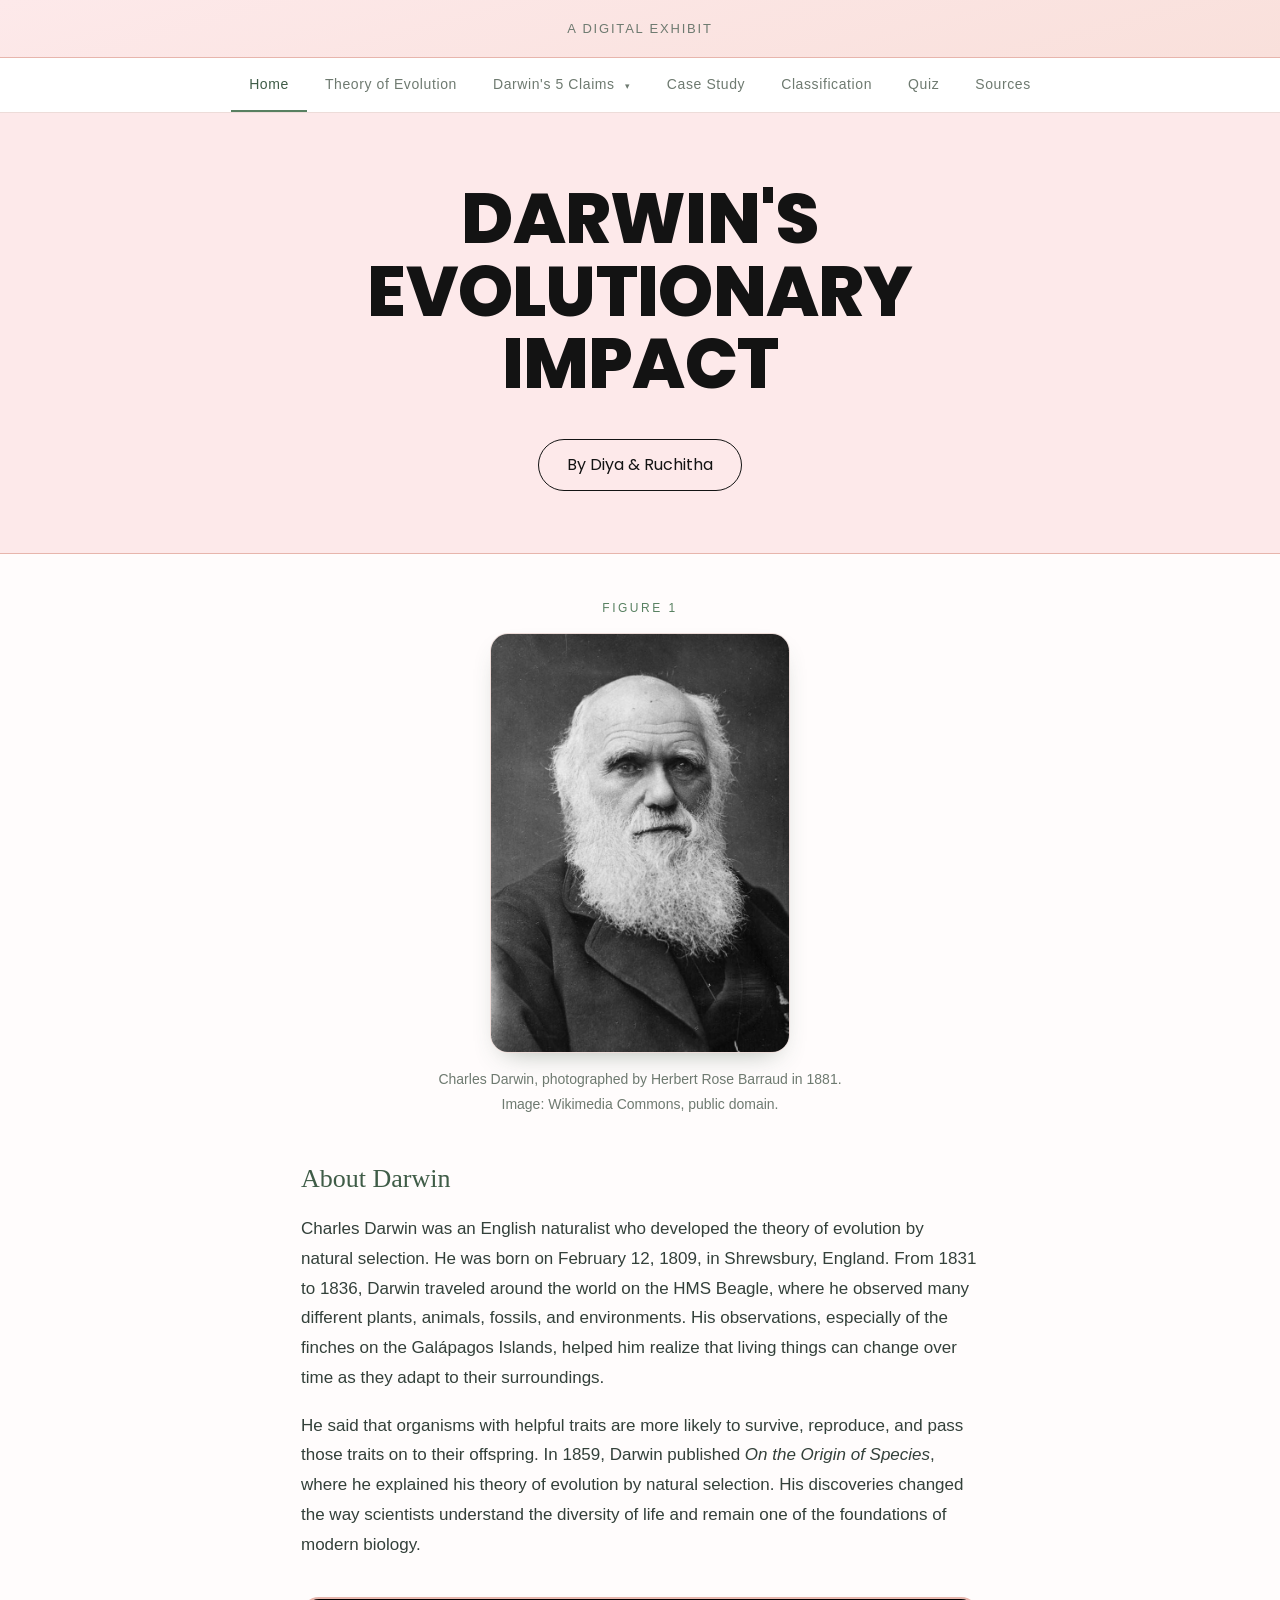
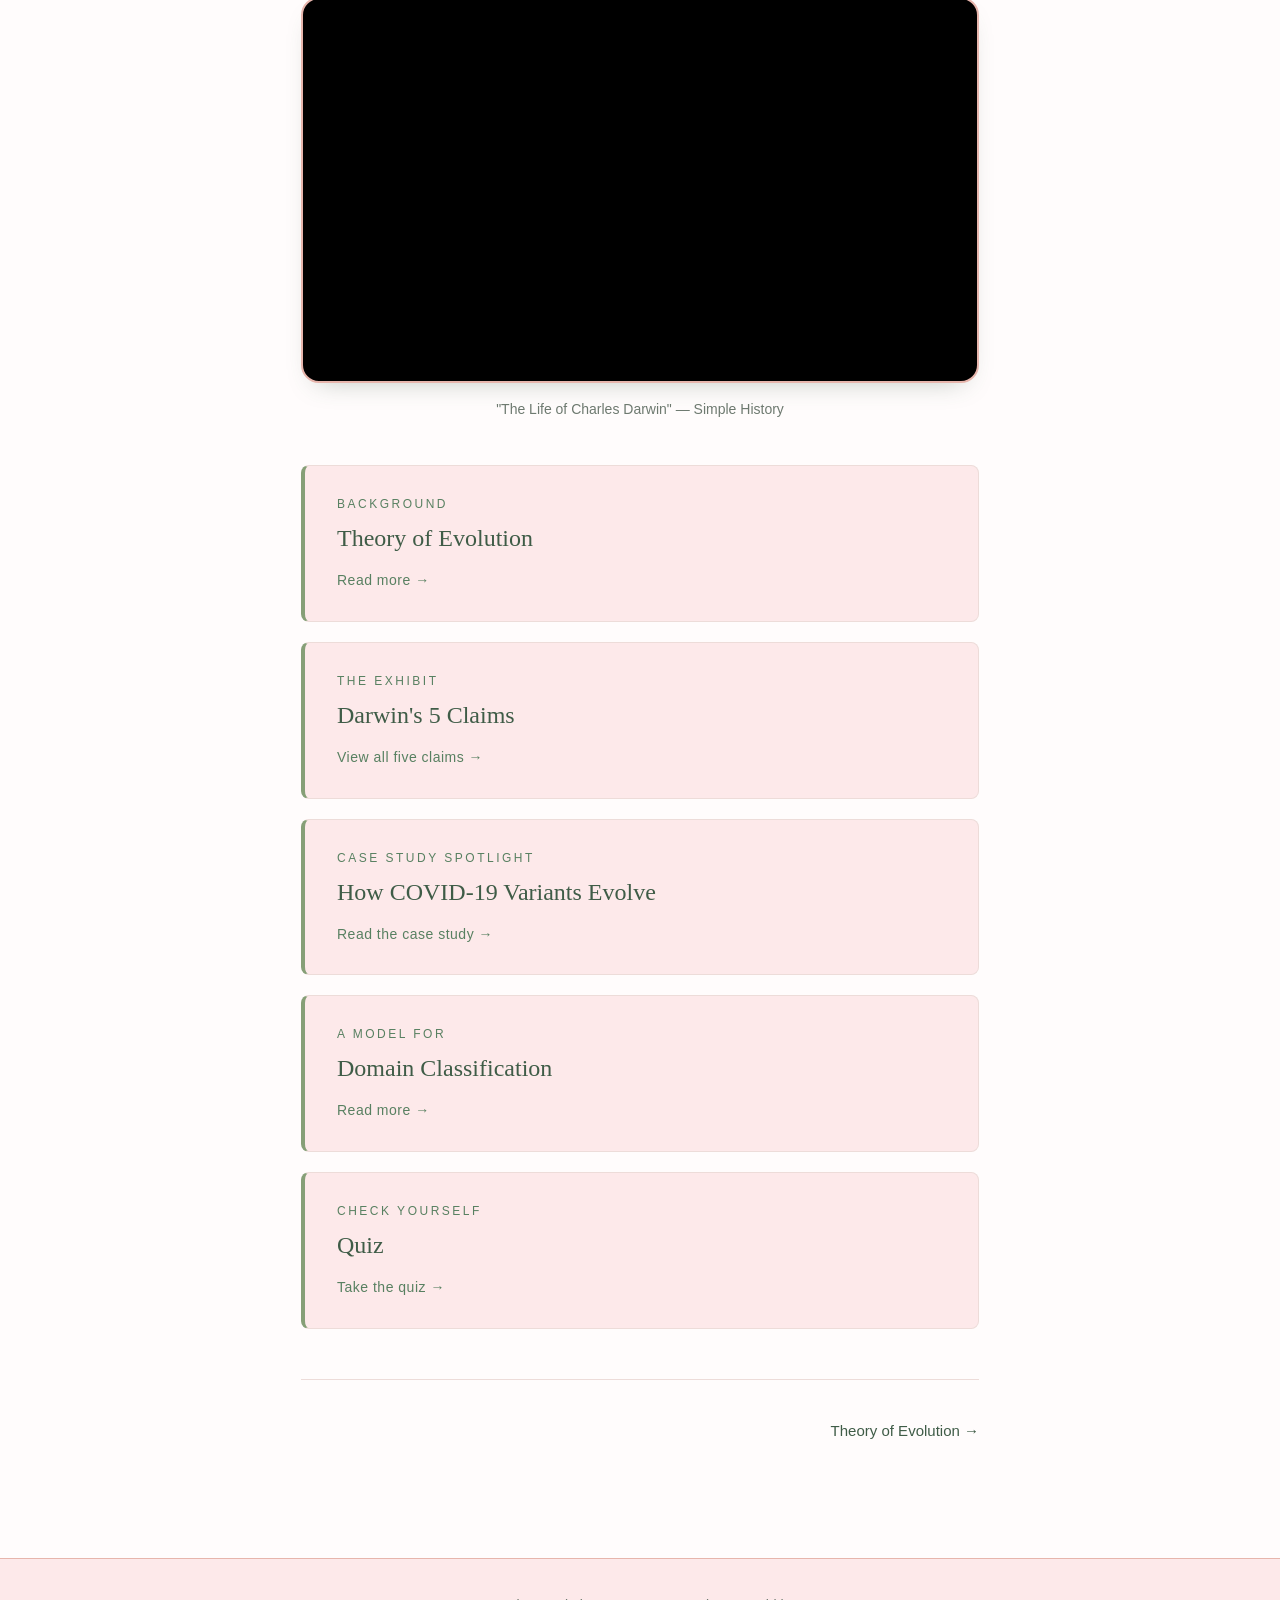
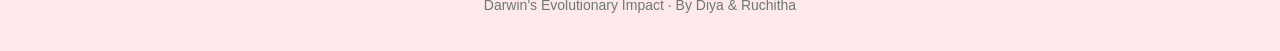
<file: index.html>
<!DOCTYPE html>
<html lang="en">
<head>
<meta charset="utf-8">
<meta name="viewport" content="width=device-width, initial-scale=1">
<title>Home &mdash; Darwin's Evolutionary Impact</title>
<link rel="preconnect" href="https://fonts.googleapis.com">
<link rel="preconnect" href="https://fonts.gstatic.com" crossorigin>
<link href="https://fonts.googleapis.com/css2?family=Poppins:wght@400;800&display=swap" rel="stylesheet">
<link rel="stylesheet" href="style.css">
</head>
<body>

<header class="site-head">
  <p class="tagline">A Digital Exhibit</p>
</header>

<nav>
  <ul>
    <li><a href="index.html" class="current">Home</a></li>
    <li><a href="theory-of-evolution.html">Theory of Evolution</a></li>
    <li class="has-drop">
      <a href="claims.html">Darwin's 5 Claims <span class="caret">&#9662;</span></a>
      <ul class="drop">
        <li><a href="claim-1.html">1 &middot; Nonconstancy of Species</a></li>
        <li><a href="claim-2.html">2 &middot; Descent From a Common Ancestor</a></li>
        <li><a href="claim-3.html">3 &middot; Gradual Evolution</a></li>
        <li><a href="claim-4.html">4 &middot; Multiplication of Species</a></li>
        <li><a href="claim-5.html">5 &middot; Natural Selection</a></li>
      </ul>
    </li>
    <li><a href="case-study.html">Case Study</a></li>
    <li><a href="classification.html">Classification</a></li>
    <li><a href="quiz.html">Quiz</a></li>
    <li><a href="sources.html">Sources</a></li>
  </ul>
</nav>

<div class="hero">
  <div class="container">
    <h1 class="hero-title">Darwin's Evolutionary Impact</h1>
    <p><span class="byline">By Diya &amp; Ruchitha</span></p>
  </div>
</div>

<main>
  <div class="container">
    <div class="block">

      <figure class="portrait">
        <p class="fig-label">Figure 1</p>
        <img src="[data-uri]" alt="Portrait photograph of Charles Darwin as an older man with a long white beard">
        <figcaption>Charles Darwin, photographed by Herbert Rose Barraud in 1881.<br>
        Image: Wikimedia Commons, public domain.</figcaption>
      </figure>

      <h2>About Darwin</h2>
      <p>Charles Darwin was an English naturalist who developed the theory of evolution by
      natural selection. He was born on February 12, 1809, in Shrewsbury, England. From 1831 to
      1836, Darwin traveled around the world on the HMS Beagle, where he observed many different
      plants, animals, fossils, and environments. His observations, especially of the finches on
      the Gal&aacute;pagos Islands, helped him realize that living things can change over time as
      they adapt to their surroundings.</p>
      <p>He said that organisms with helpful traits are more likely to survive, reproduce,
      and pass those traits on to their offspring. In 1859, Darwin published <em>On the Origin of
      Species</em>, where he explained his theory of evolution by natural selection. His
      discoveries changed the way scientists understand the diversity of life and remain one of
      the foundations of modern biology.</p>

      <figure class="video">
        <div class="frame">
          <iframe src="https://www.youtube.com/embed/zOfkDcZ9eIg"
                  title="The Life of Charles Darwin | Simple History"
                  allow="accelerometer; autoplay; clipboard-write; encrypted-media; gyroscope; picture-in-picture; web-share"
                  referrerpolicy="strict-origin-when-cross-origin"
                  loading="lazy"
                  allowfullscreen></iframe>
        </div>
        <figcaption>"The Life of Charles Darwin" &mdash; Simple History</figcaption>
      </figure>

      <ul class="claim-list">
        <li>
          <a href="theory-of-evolution.html">
            <span class="n">Background</span>
            <h2>Theory of Evolution</h2>
            <span class="go">Read more &rarr;</span>
          </a>
        </li>
        <li>
          <a href="claims.html">
            <span class="n">The Exhibit</span>
            <h2>Darwin's 5 Claims</h2>
            <span class="go">View all five claims &rarr;</span>
          </a>
        </li>
        <li>
          <a href="case-study.html">
            <span class="n">Case Study Spotlight</span>
            <h2>How COVID-19 Variants Evolve</h2>
            <span class="go">Read the case study &rarr;</span>
          </a>
        </li>
        <li>
          <a href="classification.html">
            <span class="n">A Model For</span>
            <h2>Domain Classification</h2>
            <span class="go">Read more &rarr;</span>
          </a>
        </li>
        <li>
          <a href="quiz.html">
            <span class="n">Check Yourself</span>
            <h2>Quiz</h2>
            <span class="go">Take the quiz &rarr;</span>
          </a>
        </li>
      </ul>

      <div class="flip">
        <span class="spacer"></span>
        <a href="theory-of-evolution.html">Theory of Evolution &rarr;</a>
      </div>

    </div>
  </div>
</main>

<footer>
  <div class="container">
    <p>Darwin's Evolutionary Impact &middot; By Diya &amp; Ruchitha</p>
  </div>
</footer>

<script src="nav.js"></script>

</body>
</html>
</file>
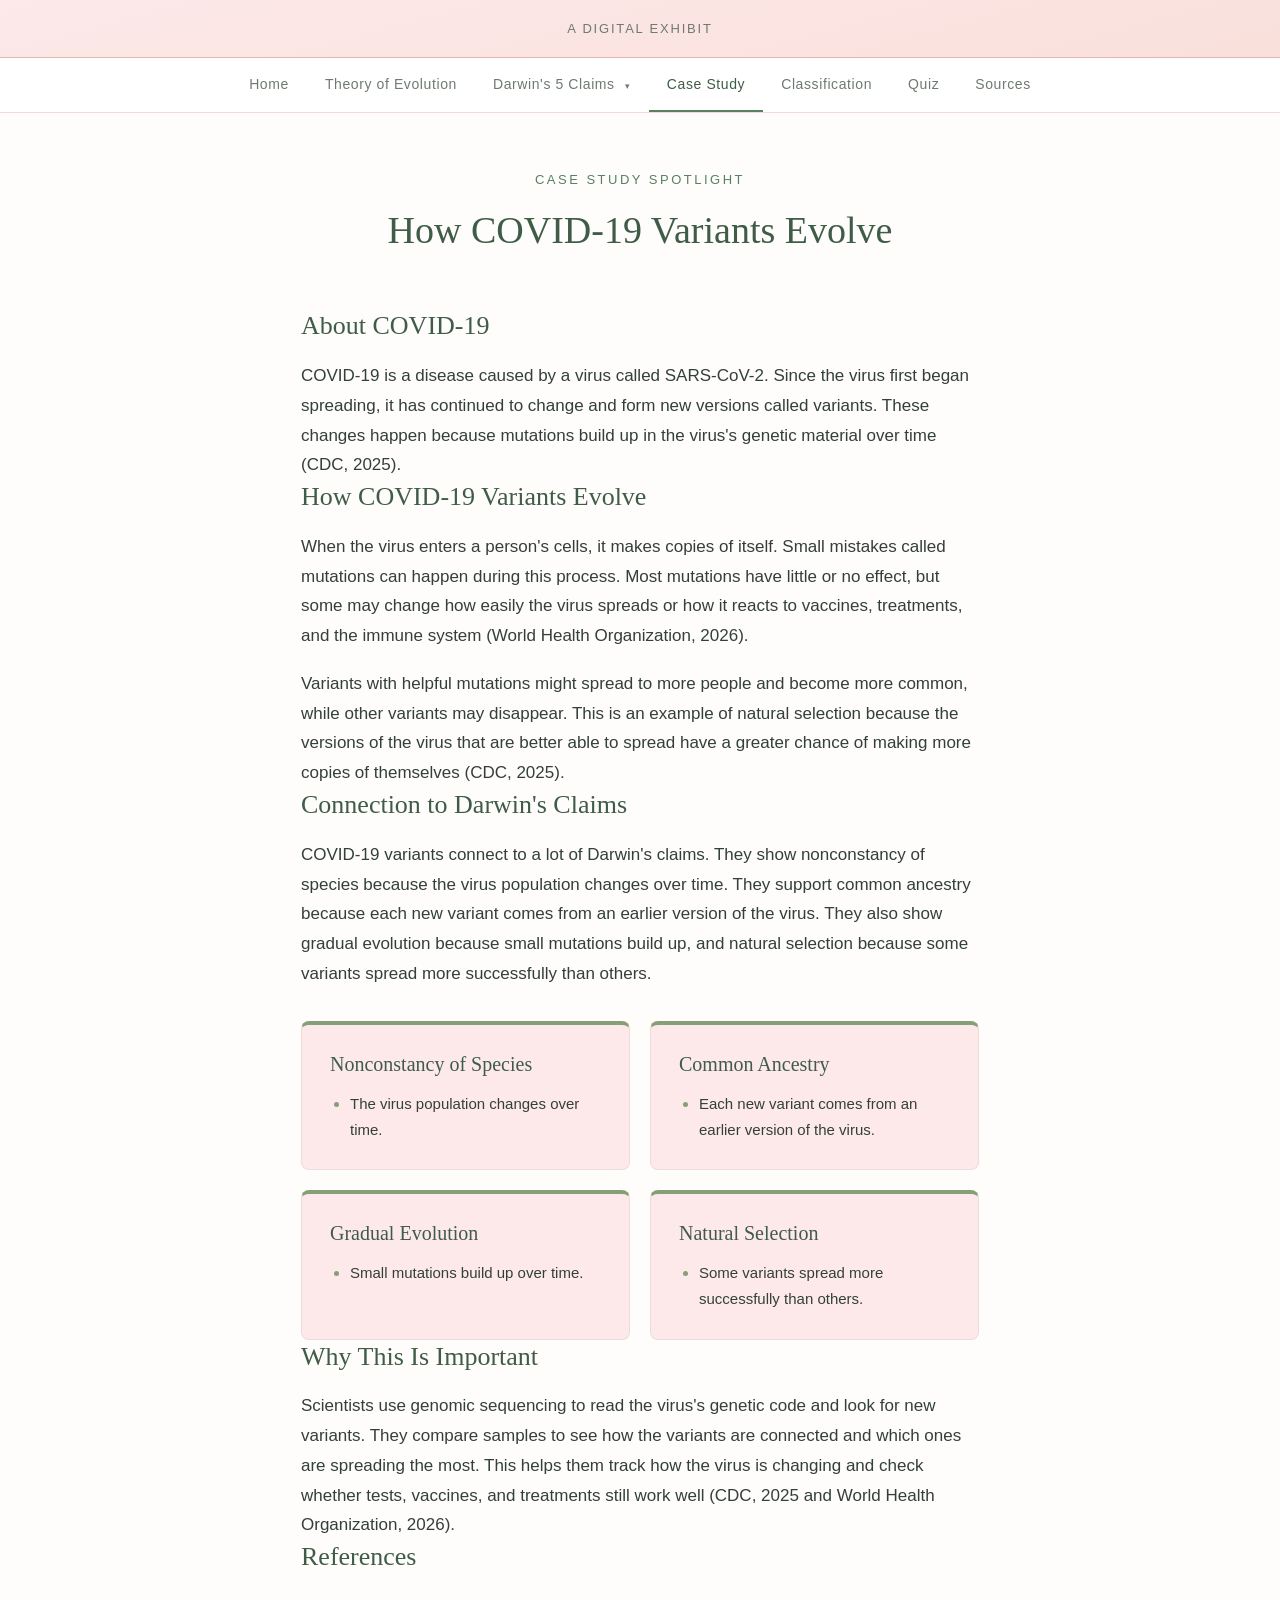
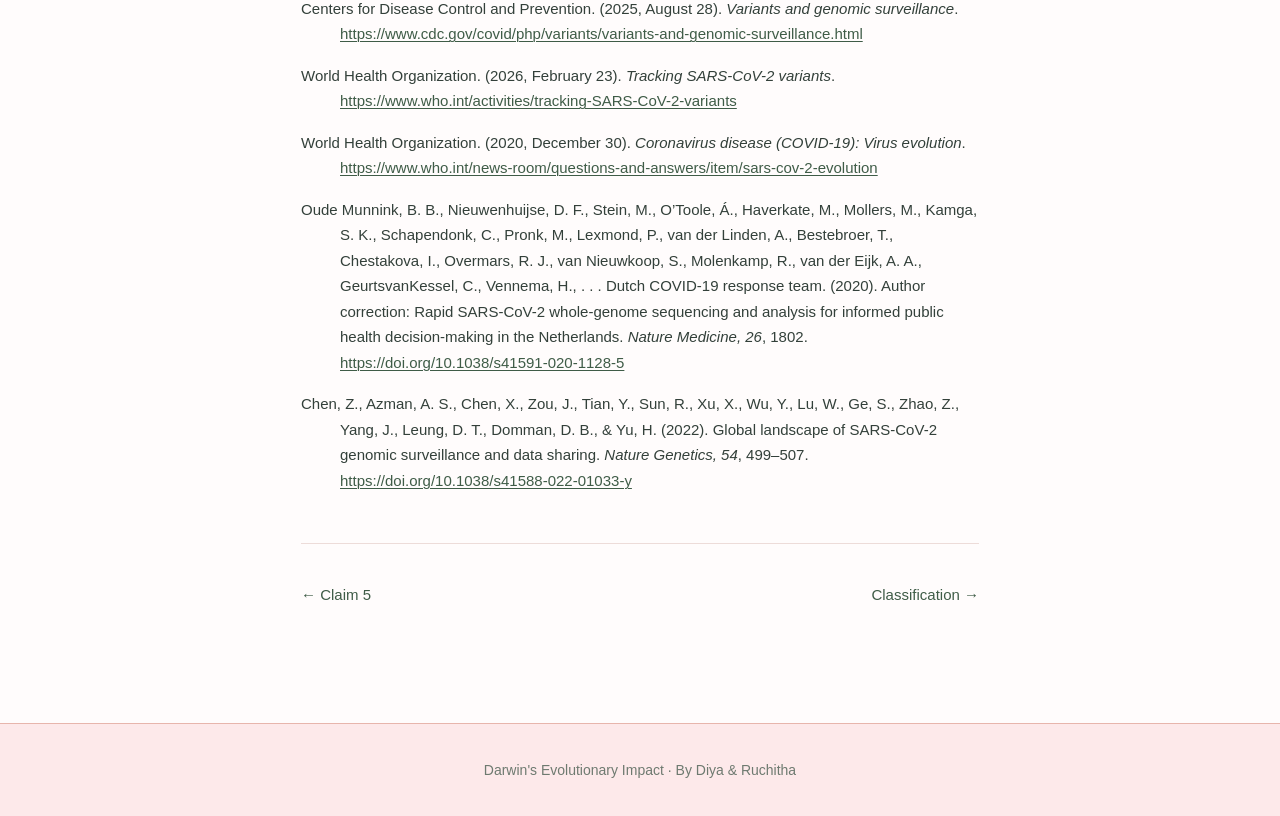
<file: case-study.html>
<!DOCTYPE html>
<html lang="en">
<head>
<meta charset="utf-8">
<meta name="viewport" content="width=device-width, initial-scale=1">
<title>Case Study: How COVID-19 Variants Evolve &mdash; Darwin's Five Claims</title>
<link rel="stylesheet" href="style.css">
</head>
<body>

<header class="site-head">
  <p class="tagline">A Digital Exhibit</p>
</header>

<nav>
  <ul>
    <li><a href="index.html">Home</a></li>
    <li><a href="theory-of-evolution.html">Theory of Evolution</a></li>
    <li class="has-drop">
      <a href="claims.html">Darwin's 5 Claims <span class="caret">&#9662;</span></a>
      <ul class="drop">
        <li><a href="claim-1.html">1 &middot; Nonconstancy of Species</a></li>
        <li><a href="claim-2.html">2 &middot; Descent From a Common Ancestor</a></li>
        <li><a href="claim-3.html">3 &middot; Gradual Evolution</a></li>
        <li><a href="claim-4.html">4 &middot; Multiplication of Species</a></li>
        <li><a href="claim-5.html">5 &middot; Natural Selection</a></li>
      </ul>
    </li>
    <li><a href="case-study.html" class="current">Case Study</a></li>
    <li><a href="classification.html">Classification</a></li>
    <li><a href="quiz.html">Quiz</a></li>
    <li><a href="sources.html">Sources</a></li>
  </ul>
</nav>

<div class="page-head">
  <div class="container">
    <p class="eyebrow">Case Study Spotlight</p>
    <h1>How COVID-19 Variants Evolve</h1>
  </div>
</div>

<main>
  <div class="container">
    <div class="block">

      <h2>About COVID-19</h2>
      <p>COVID-19 is a disease caused by a virus called SARS-CoV-2. Since the virus first began
      spreading, it has continued to change and form new versions called variants. These changes
      happen because mutations build up in the virus's genetic material over time
      (CDC, 2025).</p>

      <h2>How COVID-19 Variants Evolve</h2>
      <p>When the virus enters a person's cells, it makes copies of itself. Small mistakes called
      mutations can happen during this process. Most mutations have little or no effect, but some
      may change how easily the virus spreads or how it reacts to vaccines, treatments, and the
      immune system (World Health Organization, 2026).</p>
      <p>Variants with helpful mutations might spread to more people and become more common,
      while other variants may disappear. This is an example of natural selection because the
      versions of the virus that are better able to spread have a greater chance of making more
      copies of themselves (CDC, 2025).</p>

      <h2>Connection to Darwin's Claims</h2>
      <p>COVID-19 variants connect to a lot of Darwin's claims. They show nonconstancy of
      species because the virus population changes over time. They support common ancestry
      because each new variant comes from an earlier version of the virus. They also show
      gradual evolution because small mutations build up, and natural selection because some
      variants spread more successfully than others.</p>

      <div class="cards">
        <div class="card">
          <h3>Nonconstancy of Species</h3>
          <ul><li>The virus population changes over time.</li></ul>
        </div>
        <div class="card">
          <h3>Common Ancestry</h3>
          <ul><li>Each new variant comes from an earlier version of the virus.</li></ul>
        </div>
        <div class="card">
          <h3>Gradual Evolution</h3>
          <ul><li>Small mutations build up over time.</li></ul>
        </div>
        <div class="card">
          <h3>Natural Selection</h3>
          <ul><li>Some variants spread more successfully than others.</li></ul>
        </div>
      </div>

      <h2>Why This Is Important</h2>
      <p>Scientists use genomic sequencing to read the virus's genetic code and look for new
      variants. They compare samples to see how the variants are connected and which ones are
      spreading the most. This helps them track how the virus is changing and check whether
      tests, vaccines, and treatments still work well (CDC, 2025 and World Health Organization,
      2026).</p>

      <h2>References</h2>
      <ul class="references">
        <li>Centers for Disease Control and Prevention. (2025, August 28). <em>Variants and genomic surveillance</em>. <a href="https://www.cdc.gov/covid/php/variants/variants-and-genomic-surveillance.html">https://www.cdc.gov/covid/php/variants/variants-and-genomic-surveillance.html</a></li>
        <li>World Health Organization. (2026, February 23). <em>Tracking SARS-CoV-2 variants</em>. <a href="https://www.who.int/activities/tracking-SARS-CoV-2-variants">https://www.who.int/activities/tracking-SARS-CoV-2-variants</a></li>
        <li>World Health Organization. (2020, December 30). <em>Coronavirus disease (COVID-19): Virus evolution</em>. <a href="https://www.who.int/news-room/questions-and-answers/item/sars-cov-2-evolution">https://www.who.int/news-room/questions-and-answers/item/sars-cov-2-evolution</a></li>
        <li>Oude Munnink, B. B., Nieuwenhuijse, D. F., Stein, M., O&rsquo;Toole, &Aacute;., Haverkate, M., Mollers, M., Kamga, S. K., Schapendonk, C., Pronk, M., Lexmond, P., van der Linden, A., Bestebroer, T., Chestakova, I., Overmars, R. J., van Nieuwkoop, S., Molenkamp, R., van der Eijk, A. A., GeurtsvanKessel, C., Vennema, H., . . . Dutch COVID-19 response team. (2020). Author correction: Rapid SARS-CoV-2 whole-genome sequencing and analysis for informed public health decision-making in the Netherlands. <em>Nature Medicine, 26</em>, 1802. <a href="https://doi.org/10.1038/s41591-020-1128-5">https://doi.org/10.1038/s41591-020-1128-5</a></li>
        <li>Chen, Z., Azman, A. S., Chen, X., Zou, J., Tian, Y., Sun, R., Xu, X., Wu, Y., Lu, W., Ge, S., Zhao, Z., Yang, J., Leung, D. T., Domman, D. B., &amp; Yu, H. (2022). Global landscape of SARS-CoV-2 genomic surveillance and data sharing. <em>Nature Genetics, 54</em>, 499&ndash;507. <a href="https://doi.org/10.1038/s41588-022-01033-y">https://doi.org/10.1038/s41588-022-01033-y</a></li>
      </ul>

      <div class="flip">
        <a href="claim-5.html">&larr; Claim 5</a>
        <span class="spacer"></span>
        <a href="classification.html">Classification &rarr;</a>
      </div>

    </div>
  </div>
</main>

<footer>
  <div class="container">
    <p>Darwin's Evolutionary Impact &middot; By Diya &amp; Ruchitha</p>
  </div>
</footer>

<script src="nav.js"></script>

</body>
</html>
</file>
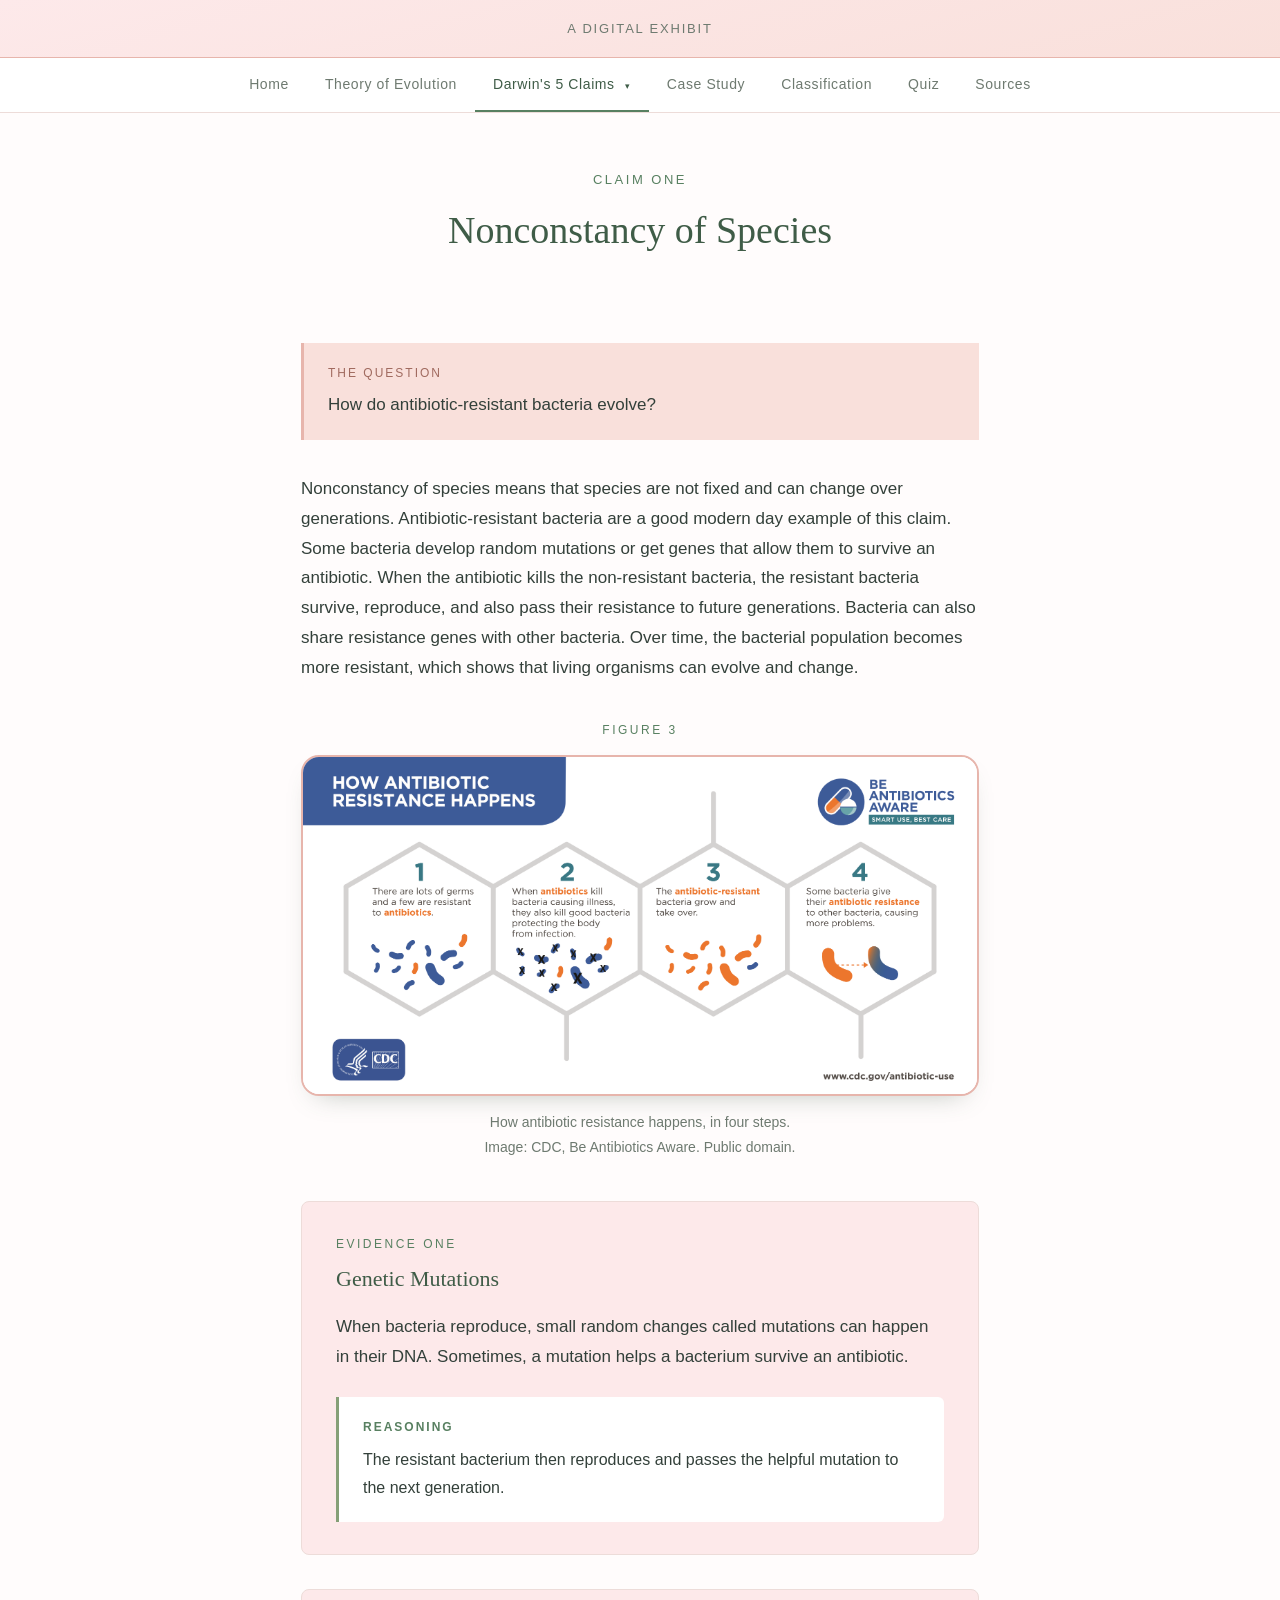
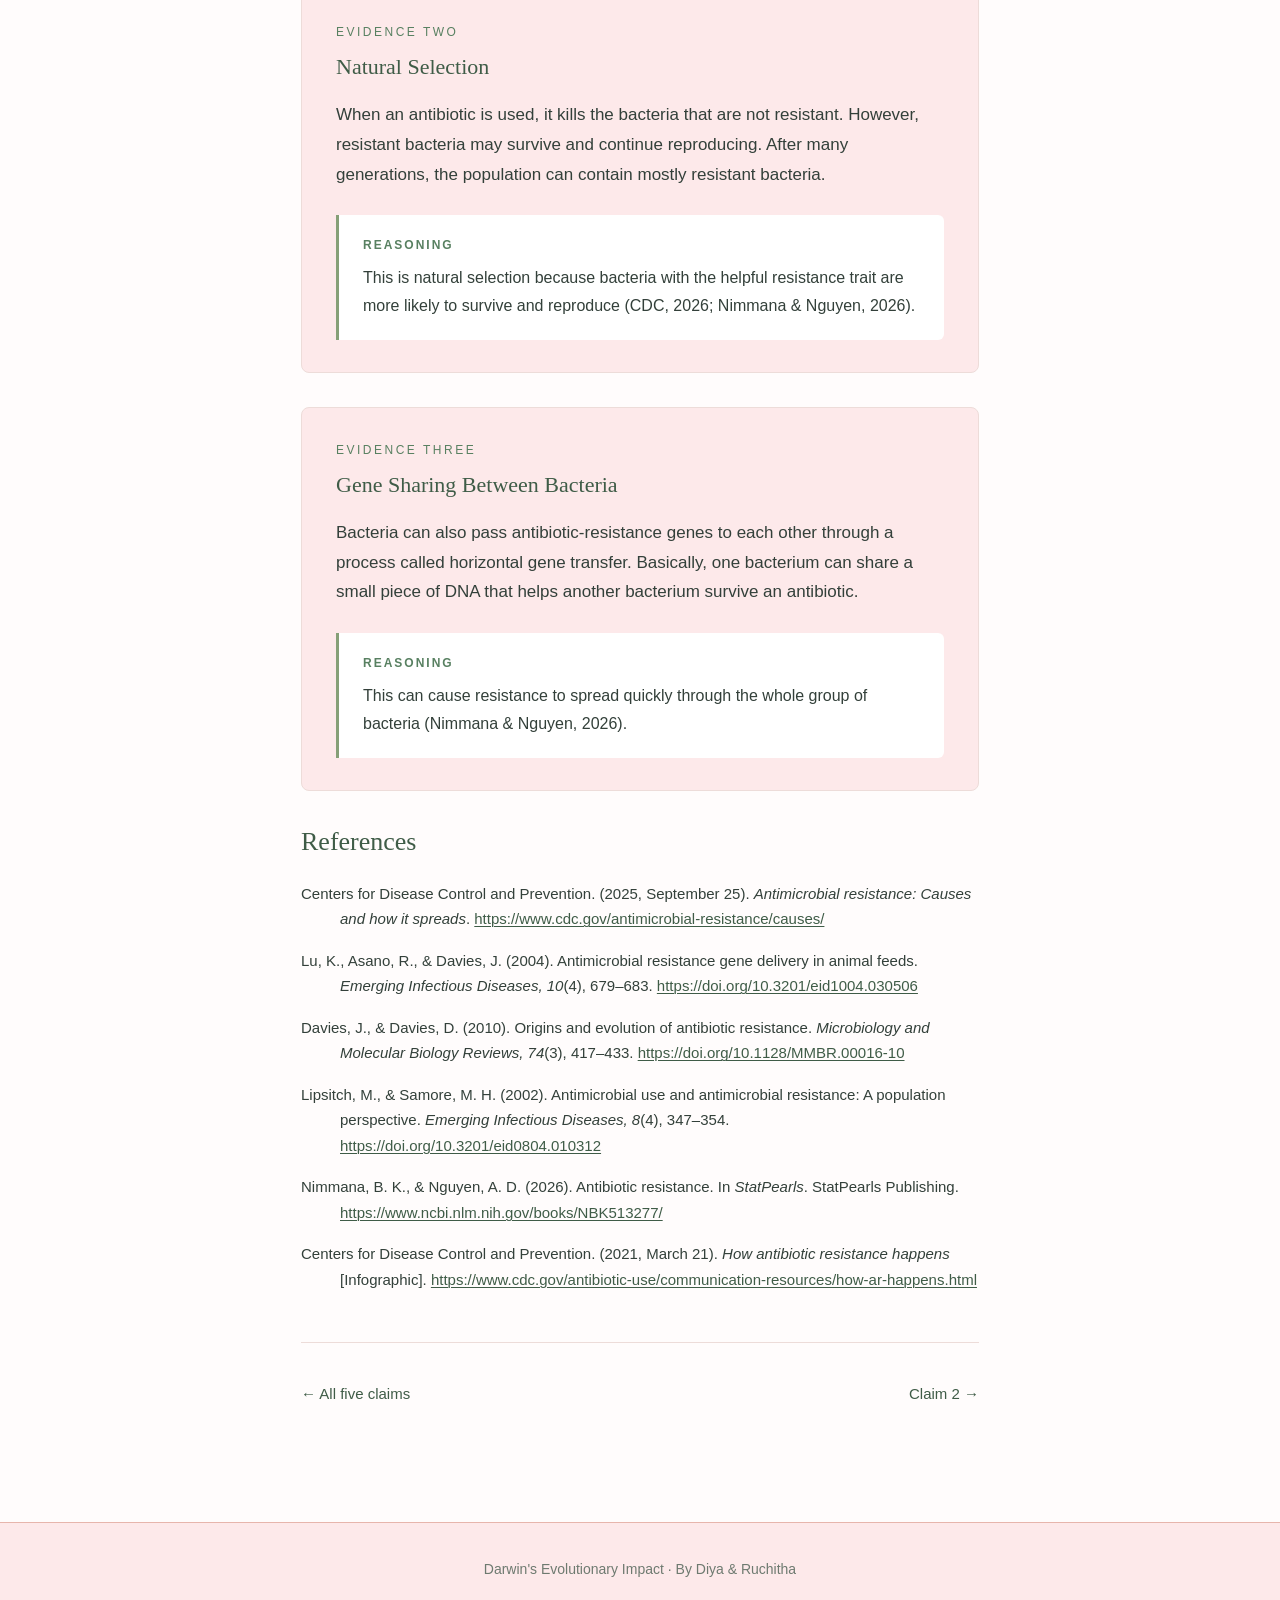
<file: claim-1.html>
<!DOCTYPE html>
<html lang="en">
<head>
<meta charset="utf-8">
<meta name="viewport" content="width=device-width, initial-scale=1">
<title>Claim 1 &mdash; Darwin's Five Claims</title>
<link rel="stylesheet" href="style.css">
</head>
<body>

<header class="site-head">
  <p class="tagline">A Digital Exhibit</p>
</header>

<nav>
  <ul>
    <li><a href="index.html">Home</a></li>
    <li><a href="theory-of-evolution.html">Theory of Evolution</a></li>
    <li class="has-drop">
      <a href="claims.html" class="current">Darwin's 5 Claims <span class="caret">&#9662;</span></a>
      <ul class="drop">
        <li><a href="claim-1.html" class="current">1 &middot; Nonconstancy of Species</a></li>
        <li><a href="claim-2.html">2 &middot; Descent From a Common Ancestor</a></li>
        <li><a href="claim-3.html">3 &middot; Gradual Evolution</a></li>
        <li><a href="claim-4.html">4 &middot; Multiplication of Species</a></li>
        <li><a href="claim-5.html">5 &middot; Natural Selection</a></li>
      </ul>
    </li>
    <li><a href="case-study.html">Case Study</a></li>
    <li><a href="classification.html">Classification</a></li>
    <li><a href="quiz.html">Quiz</a></li>
    <li><a href="sources.html">Sources</a></li>
  </ul>
</nav>

<div class="page-head">
  <div class="container">
    <p class="eyebrow">Claim One</p>
    <h1>Nonconstancy of Species</h1>
  </div>
</div>

<main>
  <div class="container">
    <div class="block">

      <div class="question">
        <span>The question</span>
        <p>How do antibiotic-resistant bacteria evolve?</p>
      </div>

      <p>Nonconstancy of species means that species are not fixed and can change over
      generations. Antibiotic-resistant bacteria are a good modern day example of this claim.
      Some bacteria develop random mutations or get genes that allow them to survive an
      antibiotic. When the antibiotic kills the non-resistant bacteria, the resistant bacteria
      survive, reproduce, and also pass their resistance to future generations. Bacteria can also
      share resistance genes with other bacteria. Over time, the bacterial population becomes
      more resistant, which shows that living organisms can evolve and change.</p>

      <figure class="figure-wide">
        <p class="fig-label">Figure 3</p>
        <img src="[data-uri]" alt="CDC infographic showing the four steps of how antibiotic resistance happens: lots of germs with a few resistant, antibiotics killing both harmful and good bacteria, resistant bacteria growing and taking over, and bacteria passing resistance to each other">
        <figcaption>How antibiotic resistance happens, in four steps.<br>
        Image: CDC, Be Antibiotics Aware. Public domain.</figcaption>
      </figure>

      <div class="evidence">
        <span class="num">Evidence One</span>
        <h3>Genetic Mutations</h3>
        <p>When bacteria reproduce, small random changes called mutations can happen in their
        DNA. Sometimes, a mutation helps a bacterium survive an antibiotic.</p>
        <div class="why">
          <b>Reasoning</b>
          <p>The resistant bacterium then reproduces and passes the helpful mutation to the
          next generation.</p>
        </div>
      </div>

      <div class="evidence">
        <span class="num">Evidence Two</span>
        <h3>Natural Selection</h3>
        <p>When an antibiotic is used, it kills the bacteria that are not resistant. However,
        resistant bacteria may survive and continue reproducing. After many generations, the
        population can contain mostly resistant bacteria.</p>
        <div class="why">
          <b>Reasoning</b>
          <p>This is natural selection because bacteria with the helpful resistance trait are
          more likely to survive and reproduce (CDC, 2026; Nimmana &amp; Nguyen, 2026).</p>
        </div>
      </div>

      <div class="evidence">
        <span class="num">Evidence Three</span>
        <h3>Gene Sharing Between Bacteria</h3>
        <p>Bacteria can also pass antibiotic-resistance genes to each other through a process
        called horizontal gene transfer. Basically, one bacterium can share a small piece of DNA
        that helps another bacterium survive an antibiotic.</p>
        <div class="why">
          <b>Reasoning</b>
          <p>This can cause resistance to spread quickly through the whole group of bacteria
          (Nimmana &amp; Nguyen, 2026).</p>
        </div>
      </div>

      <h2>References</h2>
      <ul class="references">
        <li>Centers for Disease Control and Prevention. (2025, September 25). <em>Antimicrobial resistance: Causes and how it spreads</em>. <a href="https://www.cdc.gov/antimicrobial-resistance/causes/">https://www.cdc.gov/antimicrobial-resistance/causes/</a></li>
        <li>Lu, K., Asano, R., &amp; Davies, J. (2004). Antimicrobial resistance gene delivery in animal feeds. <em>Emerging Infectious Diseases, 10</em>(4), 679&ndash;683. <a href="https://doi.org/10.3201/eid1004.030506">https://doi.org/10.3201/eid1004.030506</a></li>
        <li>Davies, J., &amp; Davies, D. (2010). Origins and evolution of antibiotic resistance. <em>Microbiology and Molecular Biology Reviews, 74</em>(3), 417&ndash;433. <a href="https://doi.org/10.1128/MMBR.00016-10">https://doi.org/10.1128/MMBR.00016-10</a></li>
        <li>Lipsitch, M., &amp; Samore, M. H. (2002). Antimicrobial use and antimicrobial resistance: A population perspective. <em>Emerging Infectious Diseases, 8</em>(4), 347&ndash;354. <a href="https://doi.org/10.3201/eid0804.010312">https://doi.org/10.3201/eid0804.010312</a></li>
        <li>Nimmana, B. K., &amp; Nguyen, A. D. (2026). Antibiotic resistance. In <em>StatPearls</em>. StatPearls Publishing. <a href="https://www.ncbi.nlm.nih.gov/books/NBK513277/">https://www.ncbi.nlm.nih.gov/books/NBK513277/</a></li>
        <li>Centers for Disease Control and Prevention. (2021, March 21). <em>How antibiotic resistance happens</em> [Infographic]. <a href="https://www.cdc.gov/antibiotic-use/communication-resources/how-ar-happens.html">https://www.cdc.gov/antibiotic-use/communication-resources/how-ar-happens.html</a></li>
      </ul>

      <div class="flip">
        <a href="claims.html">&larr; All five claims</a>
        <span class="spacer"></span>
        <a href="claim-2.html">Claim 2 &rarr;</a>
      </div>

    </div>
  </div>
</main>

<footer>
  <div class="container">
    <p>Darwin's Evolutionary Impact &middot; By Diya &amp; Ruchitha</p>
  </div>
</footer>

<script src="nav.js"></script>

</body>
</html>
</file>
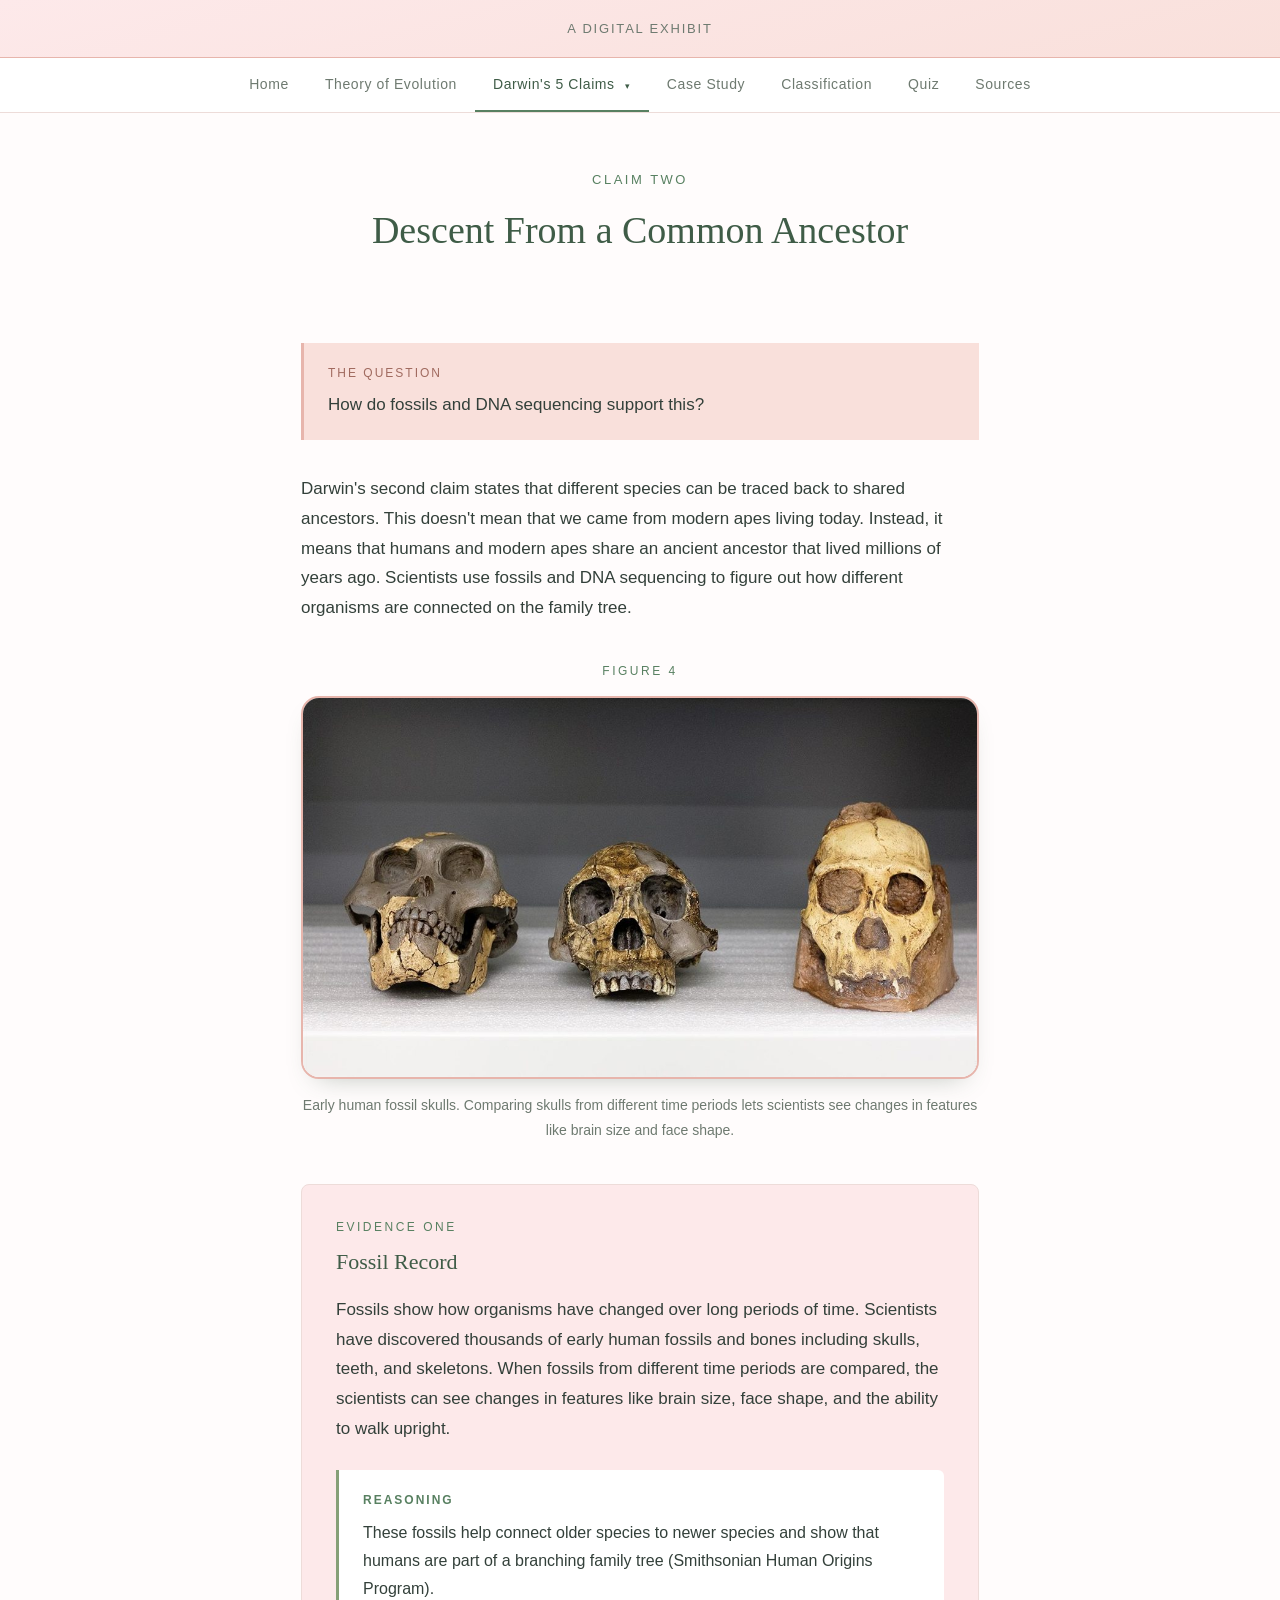
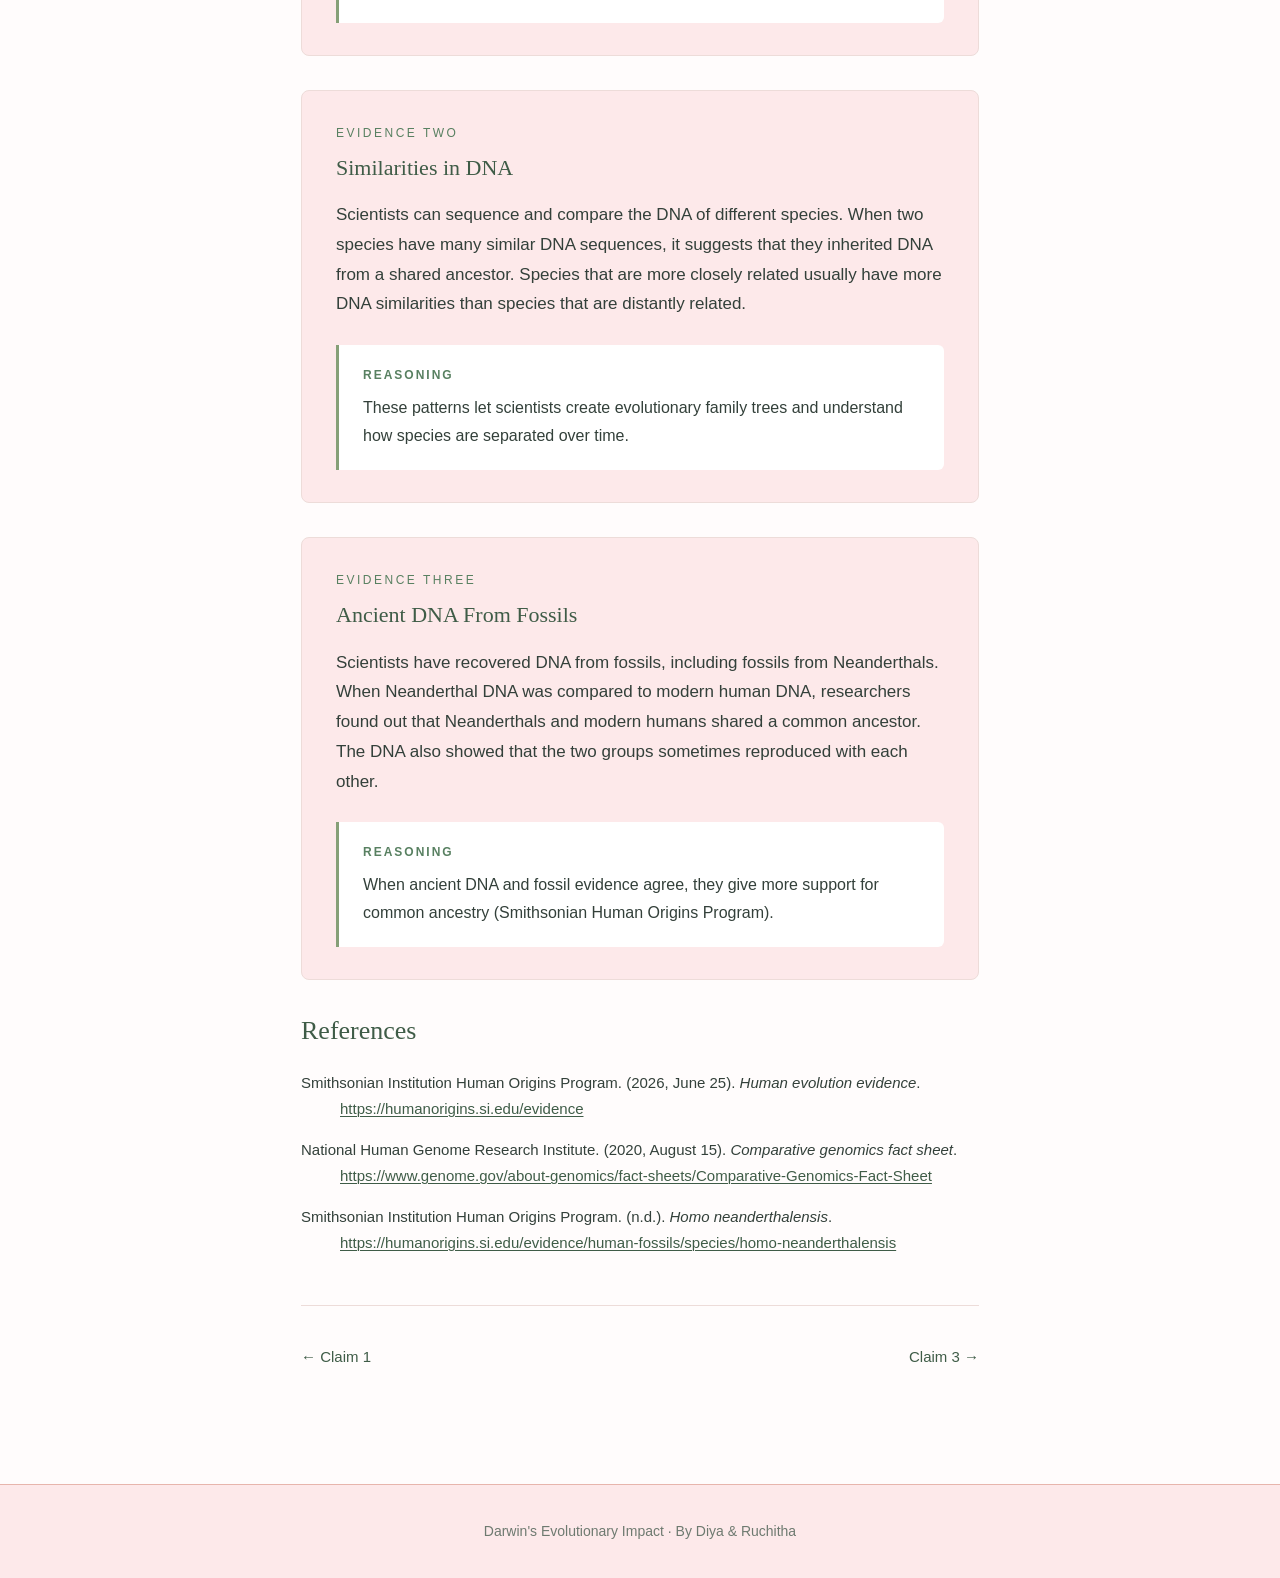
<file: claim-2.html>
<!DOCTYPE html>
<html lang="en">
<head>
<meta charset="utf-8">
<meta name="viewport" content="width=device-width, initial-scale=1">
<title>Claim 2: Descent From a Common Ancestor &mdash; Darwin's Five Claims</title>
<link rel="stylesheet" href="style.css">
</head>
<body>

<header class="site-head">
  <p class="tagline">A Digital Exhibit</p>
</header>

<nav>
  <ul>
    <li><a href="index.html">Home</a></li>
    <li><a href="theory-of-evolution.html">Theory of Evolution</a></li>
    <li class="has-drop">
      <a href="claims.html" class="current">Darwin's 5 Claims <span class="caret">&#9662;</span></a>
      <ul class="drop">
        <li><a href="claim-1.html">1 &middot; Nonconstancy of Species</a></li>
        <li><a href="claim-2.html" class="current">2 &middot; Descent From a Common Ancestor</a></li>
        <li><a href="claim-3.html">3 &middot; Gradual Evolution</a></li>
        <li><a href="claim-4.html">4 &middot; Multiplication of Species</a></li>
        <li><a href="claim-5.html">5 &middot; Natural Selection</a></li>
      </ul>
    </li>
    <li><a href="case-study.html">Case Study</a></li>
    <li><a href="classification.html">Classification</a></li>
    <li><a href="quiz.html">Quiz</a></li>
    <li><a href="sources.html">Sources</a></li>
  </ul>
</nav>

<div class="page-head">
  <div class="container">
    <p class="eyebrow">Claim Two</p>
    <h1>Descent From a Common Ancestor</h1>
  </div>
</div>

<main>
  <div class="container">
    <div class="block">

      <div class="question">
        <span>The question</span>
        <p>How do fossils and DNA sequencing support this?</p>
      </div>

      <p>Darwin's second claim states that different species can be traced back to shared
      ancestors. This doesn't mean that we came from modern apes living today. Instead, it
      means that humans and modern apes share an ancient ancestor that lived millions of years
      ago. Scientists use fossils and DNA sequencing to figure out how different organisms are
      connected on the family tree.</p>

      <figure class="figure-wide">
        <p class="fig-label">Figure 4</p>
        <img src="[data-uri]"
             alt="Three early human fossil skulls displayed side by side, showing differences in brain size, face shape and jaw structure">
        <figcaption>Early human fossil skulls. Comparing skulls from different time periods
        lets scientists see changes in features like brain size and face shape.</figcaption>
      </figure>

      <div class="evidence">
        <span class="num">Evidence One</span>
        <h3>Fossil Record</h3>
        <p>Fossils show how organisms have changed over long periods of time. Scientists have
        discovered thousands of early human fossils and bones including skulls, teeth, and
        skeletons. When fossils from different time periods are compared, the scientists can see
        changes in features like brain size, face shape, and the ability to walk upright.</p>
        <div class="why">
          <b>Reasoning</b>
          <p>These fossils help connect older species to newer species and show that humans are
          part of a branching family tree (Smithsonian Human Origins Program).</p>
        </div>
      </div>

      <div class="evidence">
        <span class="num">Evidence Two</span>
        <h3>Similarities in DNA</h3>
        <p>Scientists can sequence and compare the DNA of different species. When two species
        have many similar DNA sequences, it suggests that they inherited DNA from a shared
        ancestor. Species that are more closely related usually have more DNA similarities than
        species that are distantly related.</p>
        <div class="why">
          <b>Reasoning</b>
          <p>These patterns let scientists create evolutionary family trees and understand how
          species are separated over time.</p>
        </div>
      </div>

      <div class="evidence">
        <span class="num">Evidence Three</span>
        <h3>Ancient DNA From Fossils</h3>
        <p>Scientists have recovered DNA from fossils, including fossils from Neanderthals.
        When Neanderthal DNA was compared to modern human DNA, researchers found out that
        Neanderthals and modern humans shared a common ancestor. The DNA also showed that the
        two groups sometimes reproduced with each other.</p>
        <div class="why">
          <b>Reasoning</b>
          <p>When ancient DNA and fossil evidence agree, they give more support for common
          ancestry (Smithsonian Human Origins Program).</p>
        </div>
      </div>

      <h2>References</h2>
      <ul class="references">
        <li>Smithsonian Institution Human Origins Program. (2026, June 25). <em>Human evolution evidence</em>. <a href="https://humanorigins.si.edu/evidence">https://humanorigins.si.edu/evidence</a></li>
        <li>National Human Genome Research Institute. (2020, August 15). <em>Comparative genomics fact sheet</em>. <a href="https://www.genome.gov/about-genomics/fact-sheets/Comparative-Genomics-Fact-Sheet">https://www.genome.gov/about-genomics/fact-sheets/Comparative-Genomics-Fact-Sheet</a></li>
        <li>Smithsonian Institution Human Origins Program. (n.d.). <em>Homo neanderthalensis</em>. <a href="https://humanorigins.si.edu/evidence/human-fossils/species/homo-neanderthalensis">https://humanorigins.si.edu/evidence/human-fossils/species/homo-neanderthalensis</a></li>
      </ul>

      <div class="flip">
        <a href="claim-1.html">&larr; Claim 1</a>
        <span class="spacer"></span>
        <a href="claim-3.html">Claim 3 &rarr;</a>
      </div>

    </div>
  </div>
</main>

<footer>
  <div class="container">
    <p>Darwin's Evolutionary Impact &middot; By Diya &amp; Ruchitha</p>
  </div>
</footer>

<script src="nav.js"></script>

</body>
</html>
</file>
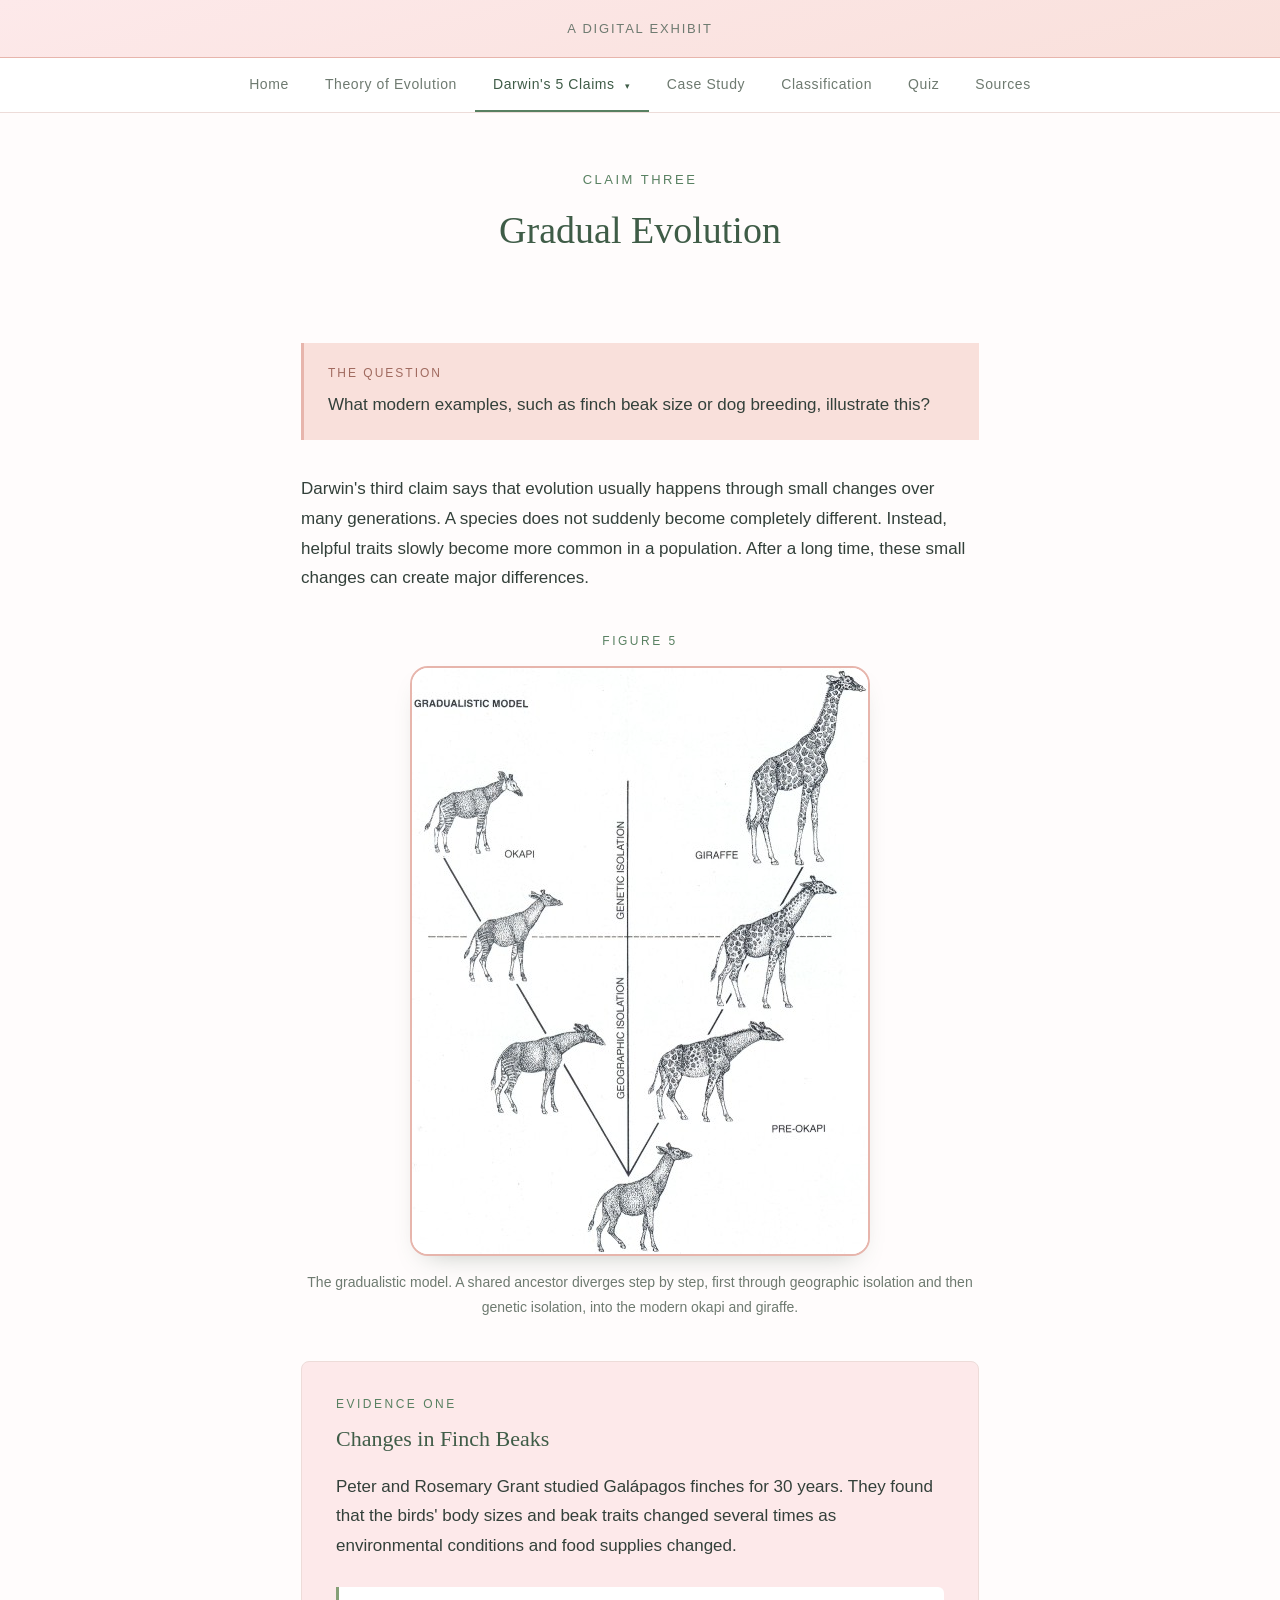
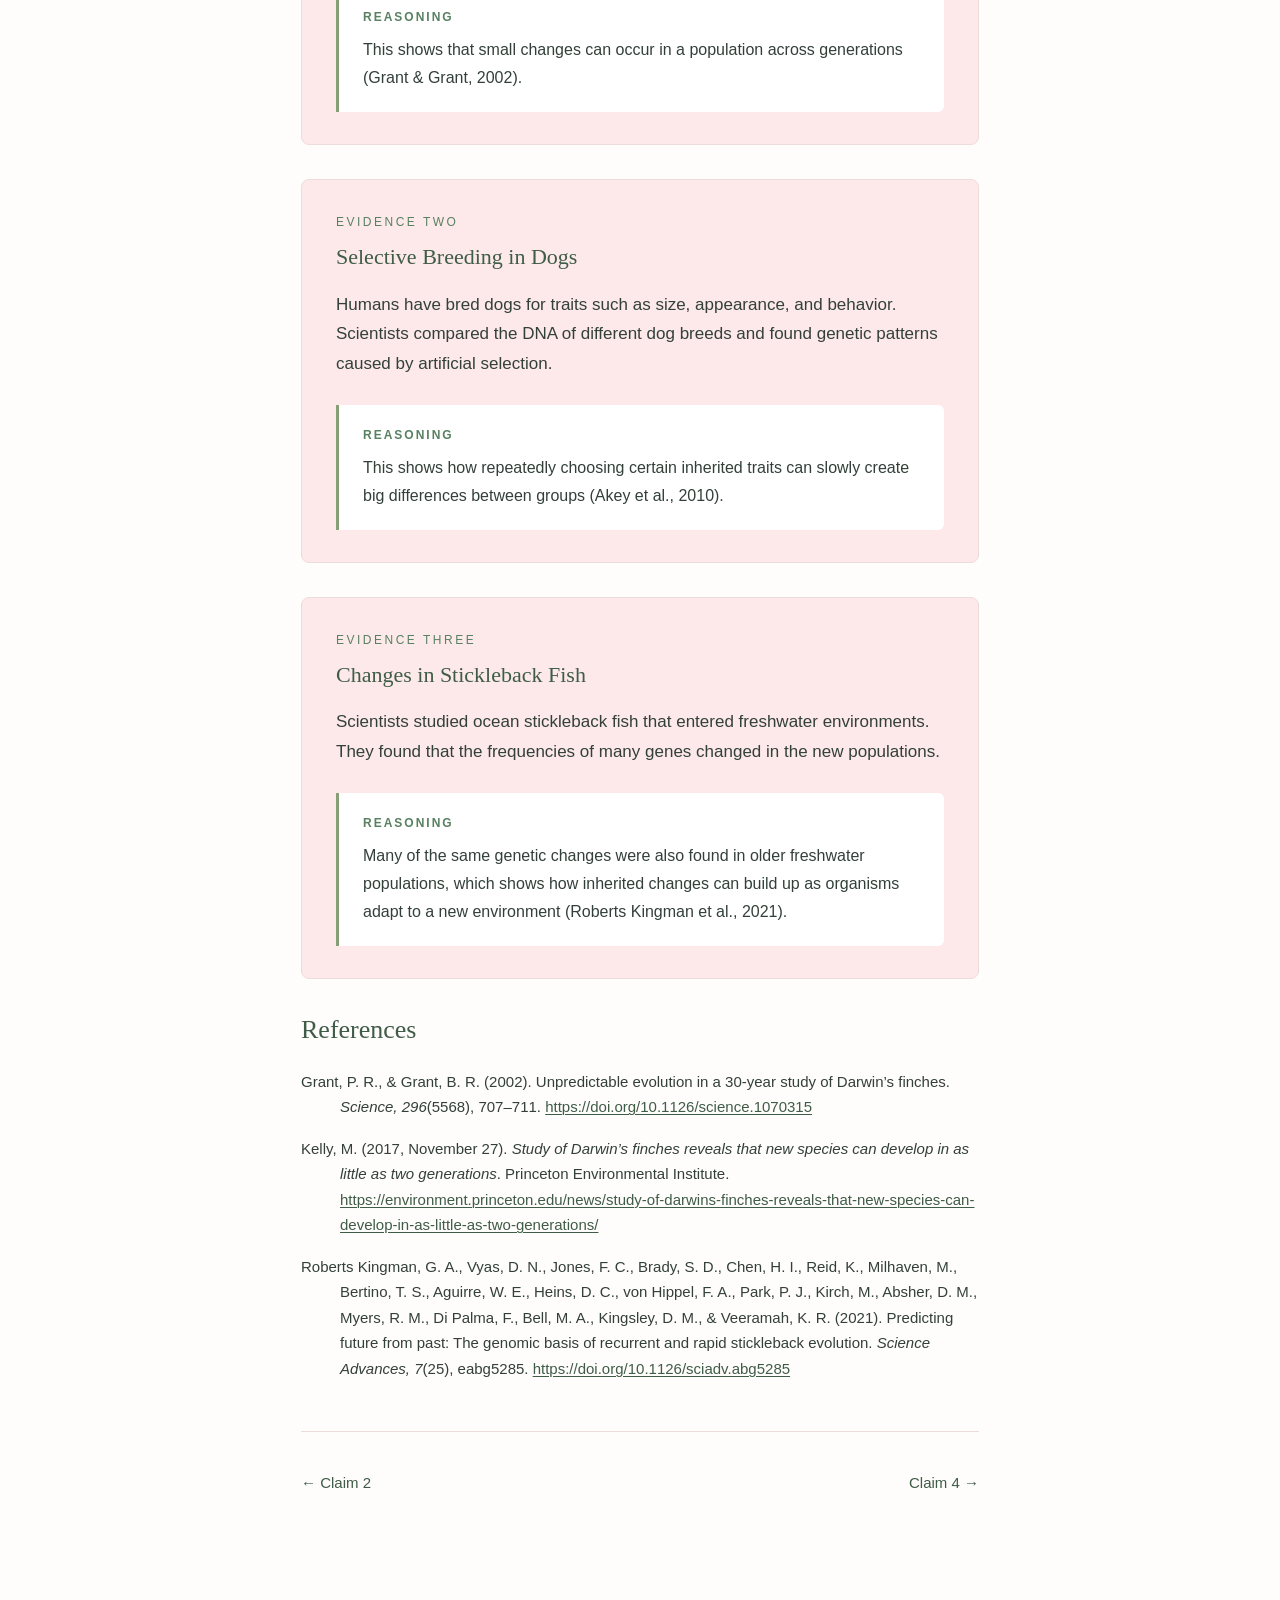
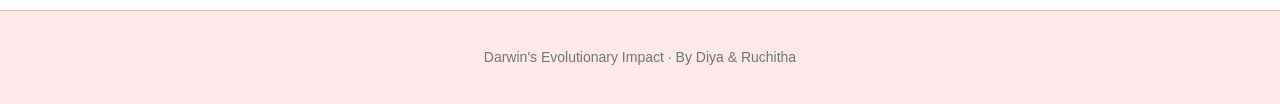
<file: claim-3.html>
<!DOCTYPE html>
<html lang="en">
<head>
<meta charset="utf-8">
<meta name="viewport" content="width=device-width, initial-scale=1">
<title>Claim 3: Gradual Evolution &mdash; Darwin's Five Claims</title>
<link rel="stylesheet" href="style.css">
</head>
<body>

<header class="site-head">
  <p class="tagline">A Digital Exhibit</p>
</header>

<nav>
  <ul>
    <li><a href="index.html">Home</a></li>
    <li><a href="theory-of-evolution.html">Theory of Evolution</a></li>
    <li class="has-drop">
      <a href="claims.html" class="current">Darwin's 5 Claims <span class="caret">&#9662;</span></a>
      <ul class="drop">
        <li><a href="claim-1.html">1 &middot; Nonconstancy of Species</a></li>
        <li><a href="claim-2.html">2 &middot; Descent From a Common Ancestor</a></li>
        <li><a href="claim-3.html" class="current">3 &middot; Gradual Evolution</a></li>
        <li><a href="claim-4.html">4 &middot; Multiplication of Species</a></li>
        <li><a href="claim-5.html">5 &middot; Natural Selection</a></li>
      </ul>
    </li>
    <li><a href="case-study.html">Case Study</a></li>
    <li><a href="classification.html">Classification</a></li>
    <li><a href="quiz.html">Quiz</a></li>
    <li><a href="sources.html">Sources</a></li>
  </ul>
</nav>

<div class="page-head">
  <div class="container">
    <p class="eyebrow">Claim Three</p>
    <h1>Gradual Evolution</h1>
  </div>
</div>

<main>
  <div class="container">
    <div class="block">

      <div class="question">
        <span>The question</span>
        <p>What modern examples, such as finch beak size or dog breeding, illustrate this?</p>
      </div>

      <p>Darwin's third claim says that evolution usually happens through small changes over
      many generations. A species does not suddenly become completely different. Instead,
      helpful traits slowly become more common in a population. After a long time, these small
      changes can create major differences.</p>

      <figure class="figure-wide natural">
        <p class="fig-label">Figure 5</p>
        <img src="[data-uri]"
             alt="Diagram of the gradualistic model showing a shared ancestor at the bottom branching upward through geographic isolation and then genetic isolation into the modern okapi on one side and the giraffe on the other">
        <figcaption>The gradualistic model. A shared ancestor diverges step by step, first
        through geographic isolation and then genetic isolation, into the modern okapi and
        giraffe.</figcaption>
      </figure>

      <div class="evidence">
        <span class="num">Evidence One</span>
        <h3>Changes in Finch Beaks</h3>
        <p>Peter and Rosemary Grant studied Gal&aacute;pagos finches for 30 years. They found
        that the birds' body sizes and beak traits changed several times as environmental
        conditions and food supplies changed.</p>
        <div class="why">
          <b>Reasoning</b>
          <p>This shows that small changes can occur in a population across generations
          (Grant &amp; Grant, 2002).</p>
        </div>
      </div>

      <div class="evidence">
        <span class="num">Evidence Two</span>
        <h3>Selective Breeding in Dogs</h3>
        <p>Humans have bred dogs for traits such as size, appearance, and behavior. Scientists
        compared the DNA of different dog breeds and found genetic patterns caused by artificial
        selection.</p>
        <div class="why">
          <b>Reasoning</b>
          <p>This shows how repeatedly choosing certain inherited traits can slowly create big
          differences between groups (Akey et al., 2010).</p>
        </div>
      </div>

      <div class="evidence">
        <span class="num">Evidence Three</span>
        <h3>Changes in Stickleback Fish</h3>
        <p>Scientists studied ocean stickleback fish that entered freshwater environments. They
        found that the frequencies of many genes changed in the new populations.</p>
        <div class="why">
          <b>Reasoning</b>
          <p>Many of the same genetic changes were also found in older freshwater populations,
          which shows how inherited changes can build up as organisms adapt to a new environment
          (Roberts Kingman et al., 2021).</p>
        </div>
      </div>

      <h2>References</h2>
      <ul class="references">
        <li>Grant, P. R., &amp; Grant, B. R. (2002). Unpredictable evolution in a 30-year study of Darwin&rsquo;s finches. <em>Science, 296</em>(5568), 707&ndash;711. <a href="https://doi.org/10.1126/science.1070315">https://doi.org/10.1126/science.1070315</a></li>
        <li>Kelly, M. (2017, November 27). <em>Study of Darwin&rsquo;s finches reveals that new species can develop in as little as two generations</em>. Princeton Environmental Institute. <a href="https://environment.princeton.edu/news/study-of-darwins-finches-reveals-that-new-species-can-develop-in-as-little-as-two-generations/">https://environment.princeton.edu/news/study-of-darwins-finches-reveals-that-new-species-can-develop-in-as-little-as-two-generations/</a></li>
        <li>Roberts Kingman, G. A., Vyas, D. N., Jones, F. C., Brady, S. D., Chen, H. I., Reid, K., Milhaven, M., Bertino, T. S., Aguirre, W. E., Heins, D. C., von Hippel, F. A., Park, P. J., Kirch, M., Absher, D. M., Myers, R. M., Di Palma, F., Bell, M. A., Kingsley, D. M., &amp; Veeramah, K. R. (2021). Predicting future from past: The genomic basis of recurrent and rapid stickleback evolution. <em>Science Advances, 7</em>(25), eabg5285. <a href="https://doi.org/10.1126/sciadv.abg5285">https://doi.org/10.1126/sciadv.abg5285</a></li>
      </ul>

      <div class="flip">
        <a href="claim-2.html">&larr; Claim 2</a>
        <span class="spacer"></span>
        <a href="claim-4.html">Claim 4 &rarr;</a>
      </div>

    </div>
  </div>
</main>

<footer>
  <div class="container">
    <p>Darwin's Evolutionary Impact &middot; By Diya &amp; Ruchitha</p>
  </div>
</footer>

<script src="nav.js"></script>

</body>
</html>
</file>
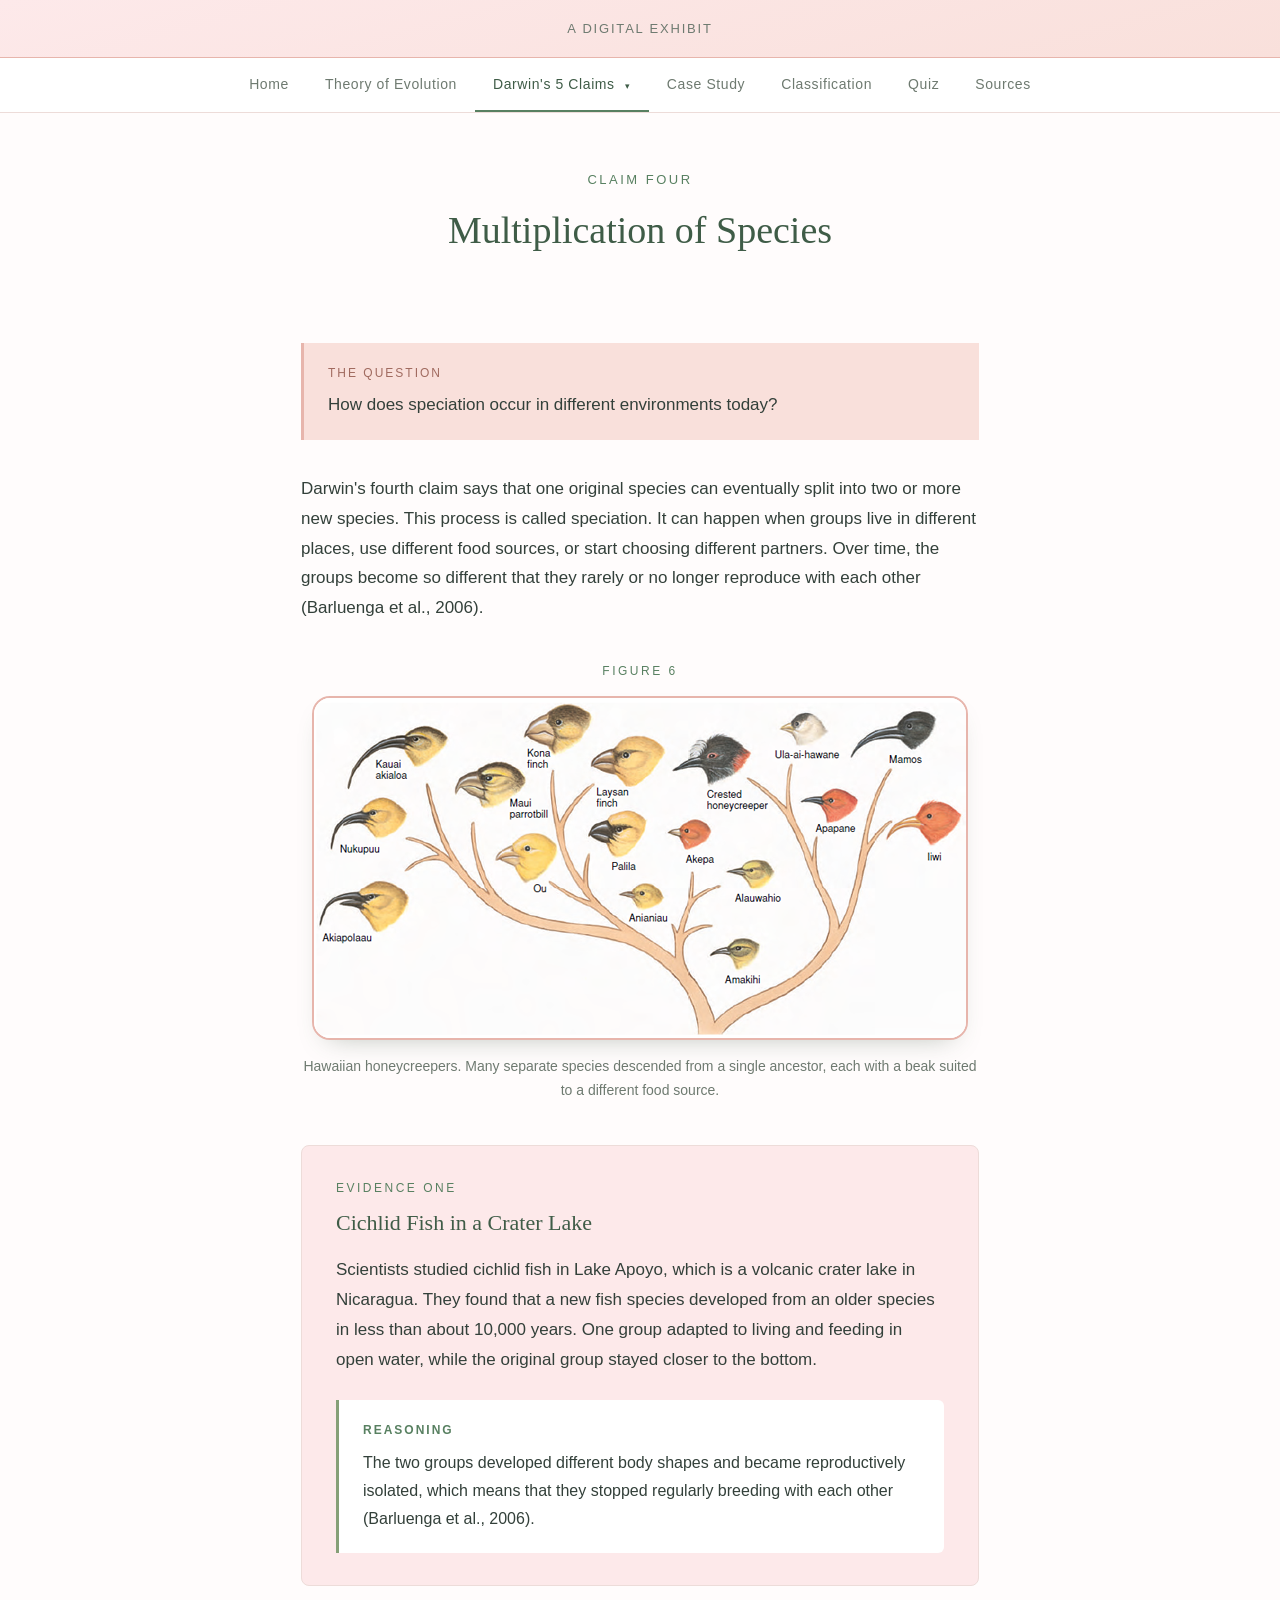
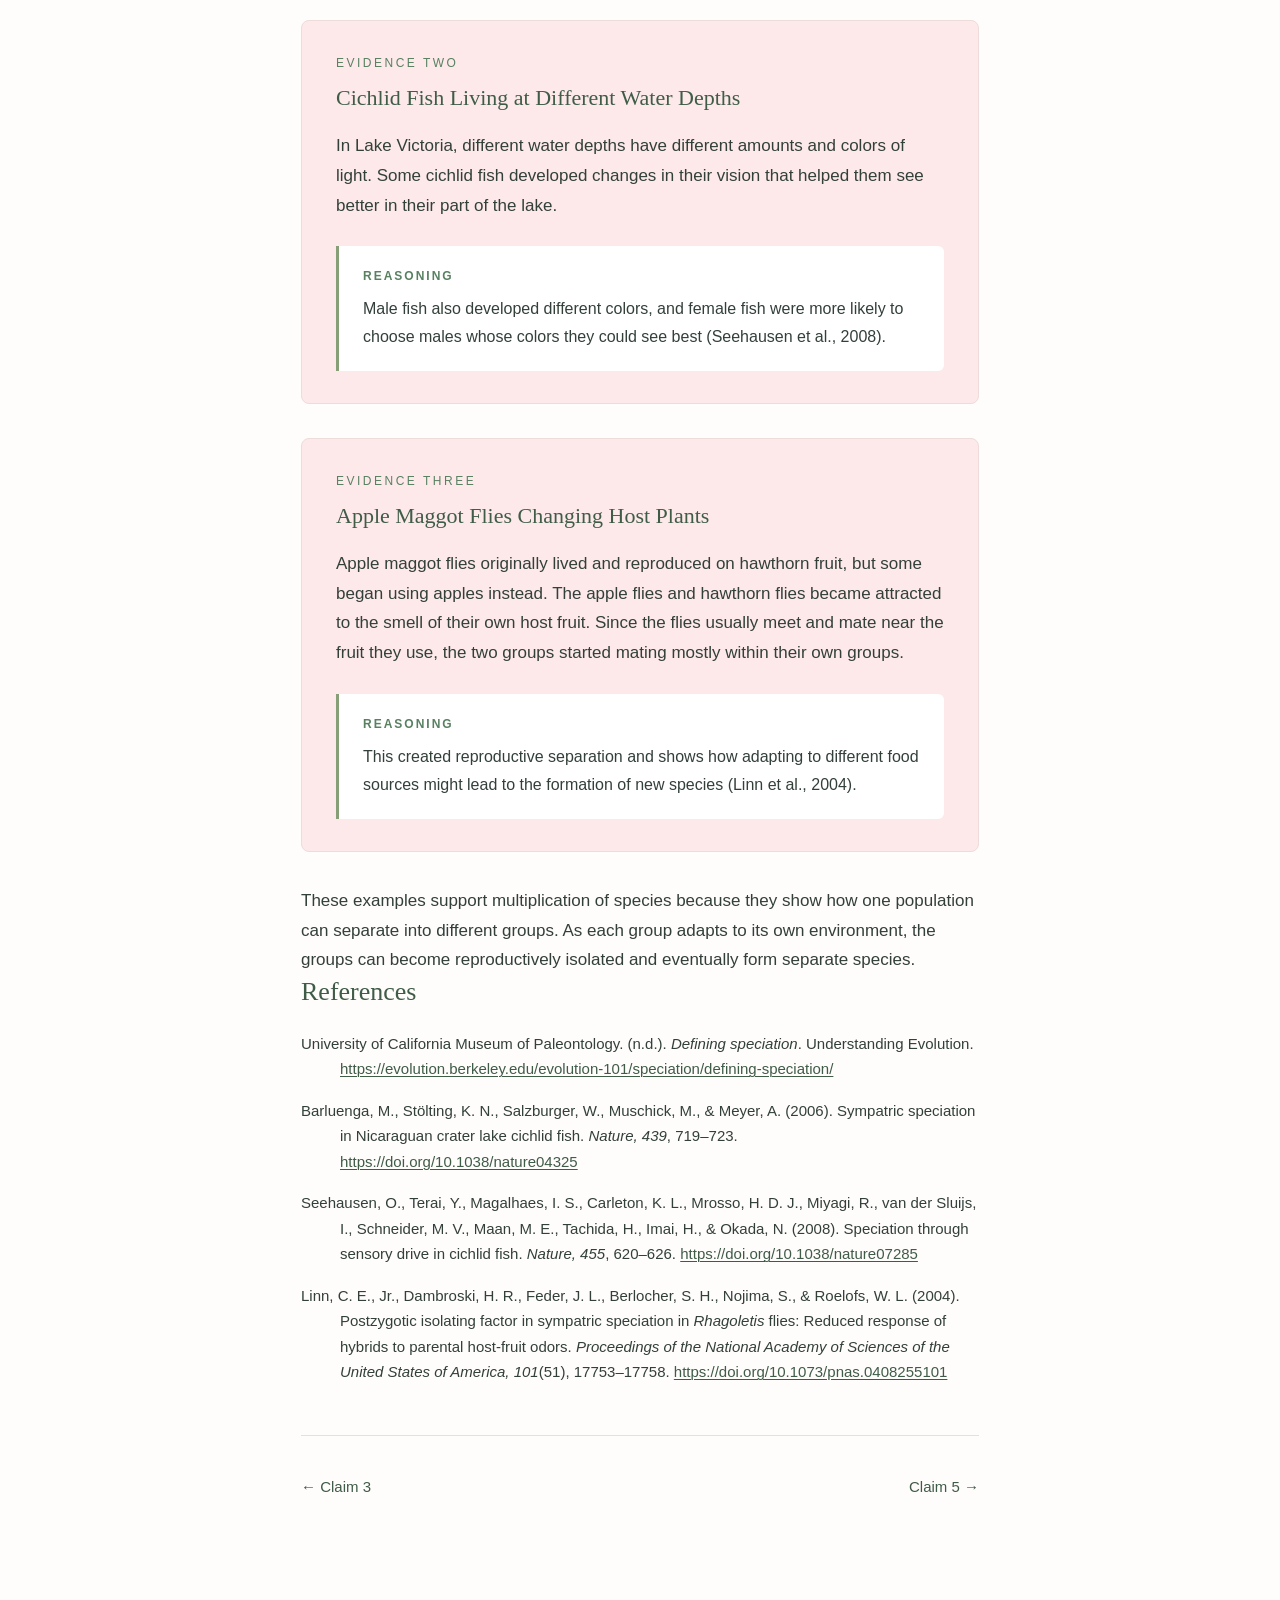
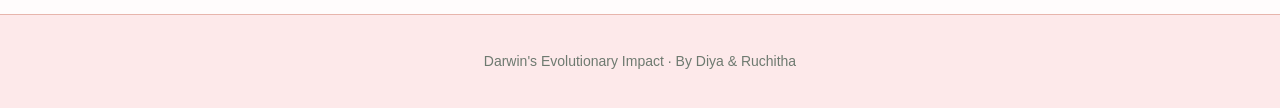
<file: claim-4.html>
<!DOCTYPE html>
<html lang="en">
<head>
<meta charset="utf-8">
<meta name="viewport" content="width=device-width, initial-scale=1">
<title>Claim 4: Multiplication of Species &mdash; Darwin's Five Claims</title>
<link rel="stylesheet" href="style.css">
</head>
<body>

<header class="site-head">
  <p class="tagline">A Digital Exhibit</p>
</header>

<nav>
  <ul>
    <li><a href="index.html">Home</a></li>
    <li><a href="theory-of-evolution.html">Theory of Evolution</a></li>
    <li class="has-drop">
      <a href="claims.html" class="current">Darwin's 5 Claims <span class="caret">&#9662;</span></a>
      <ul class="drop">
        <li><a href="claim-1.html">1 &middot; Nonconstancy of Species</a></li>
        <li><a href="claim-2.html">2 &middot; Descent From a Common Ancestor</a></li>
        <li><a href="claim-3.html">3 &middot; Gradual Evolution</a></li>
        <li><a href="claim-4.html" class="current">4 &middot; Multiplication of Species</a></li>
        <li><a href="claim-5.html">5 &middot; Natural Selection</a></li>
      </ul>
    </li>
    <li><a href="case-study.html">Case Study</a></li>
    <li><a href="classification.html">Classification</a></li>
    <li><a href="quiz.html">Quiz</a></li>
    <li><a href="sources.html">Sources</a></li>
  </ul>
</nav>

<div class="page-head">
  <div class="container">
    <p class="eyebrow">Claim Four</p>
    <h1>Multiplication of Species</h1>
  </div>
</div>

<main>
  <div class="container">
    <div class="block">

      <div class="question">
        <span>The question</span>
        <p>How does speciation occur in different environments today?</p>
      </div>

      <p>Darwin's fourth claim says that one original species can eventually split into two or
      more new species. This process is called speciation. It can happen when groups live in
      different places, use different food sources, or start choosing different partners. Over
      time, the groups become so different that they rarely or no longer reproduce with each
      other (Barluenga et al., 2006).</p>

      <figure class="figure-wide natural">
        <p class="fig-label">Figure 6</p>
        <img src="[data-uri]"
             alt="Branching tree diagram showing many Hawaiian honeycreeper species that descended from one ancestor, each with a differently shaped and coloured beak, including the Akiapolaau, Nukupuu, Kona finch, Palila, Akepa, Apapane and Iiwi">
        <figcaption>Hawaiian honeycreepers. Many separate species descended from a single
        ancestor, each with a beak suited to a different food source.</figcaption>
      </figure>

      <div class="evidence">
        <span class="num">Evidence One</span>
        <h3>Cichlid Fish in a Crater Lake</h3>
        <p>Scientists studied cichlid fish in Lake Apoyo, which is a volcanic crater lake in
        Nicaragua. They found that a new fish species developed from an older species in less
        than about 10,000 years. One group adapted to living and feeding in open water, while the
        original group stayed closer to the bottom.</p>
        <div class="why">
          <b>Reasoning</b>
          <p>The two groups developed different body shapes and became reproductively isolated,
          which means that they stopped regularly breeding with each other
          (Barluenga et al., 2006).</p>
        </div>
      </div>

      <div class="evidence">
        <span class="num">Evidence Two</span>
        <h3>Cichlid Fish Living at Different Water Depths</h3>
        <p>In Lake Victoria, different water depths have different amounts and colors of light.
        Some cichlid fish developed changes in their vision that helped them see better in their
        part of the lake.</p>
        <div class="why">
          <b>Reasoning</b>
          <p>Male fish also developed different colors, and female fish were more likely to
          choose males whose colors they could see best (Seehausen et al., 2008).</p>
        </div>
      </div>

      <div class="evidence">
        <span class="num">Evidence Three</span>
        <h3>Apple Maggot Flies Changing Host Plants</h3>
        <p>Apple maggot flies originally lived and reproduced on hawthorn fruit, but some began
        using apples instead. The apple flies and hawthorn flies became attracted to the smell of
        their own host fruit. Since the flies usually meet and mate near the fruit they use, the
        two groups started mating mostly within their own groups.</p>
        <div class="why">
          <b>Reasoning</b>
          <p>This created reproductive separation and shows how adapting to different food
          sources might lead to the formation of new species (Linn et al., 2004).</p>
        </div>
      </div>

      <p>These examples support multiplication of species because they show how one population
      can separate into different groups. As each group adapts to its own environment, the groups
      can become reproductively isolated and eventually form separate species.</p>

      <h2>References</h2>
      <ul class="references">
        <li>University of California Museum of Paleontology. (n.d.). <em>Defining speciation</em>. Understanding Evolution. <a href="https://evolution.berkeley.edu/evolution-101/speciation/defining-speciation/">https://evolution.berkeley.edu/evolution-101/speciation/defining-speciation/</a></li>
        <li>Barluenga, M., St&ouml;lting, K. N., Salzburger, W., Muschick, M., &amp; Meyer, A. (2006). Sympatric speciation in Nicaraguan crater lake cichlid fish. <em>Nature, 439</em>, 719&ndash;723. <a href="https://doi.org/10.1038/nature04325">https://doi.org/10.1038/nature04325</a></li>
        <li>Seehausen, O., Terai, Y., Magalhaes, I. S., Carleton, K. L., Mrosso, H. D. J., Miyagi, R., van der Sluijs, I., Schneider, M. V., Maan, M. E., Tachida, H., Imai, H., &amp; Okada, N. (2008). Speciation through sensory drive in cichlid fish. <em>Nature, 455</em>, 620&ndash;626. <a href="https://doi.org/10.1038/nature07285">https://doi.org/10.1038/nature07285</a></li>
        <li>Linn, C. E., Jr., Dambroski, H. R., Feder, J. L., Berlocher, S. H., Nojima, S., &amp; Roelofs, W. L. (2004). Postzygotic isolating factor in sympatric speciation in <em>Rhagoletis</em> flies: Reduced response of hybrids to parental host-fruit odors. <em>Proceedings of the National Academy of Sciences of the United States of America, 101</em>(51), 17753&ndash;17758. <a href="https://doi.org/10.1073/pnas.0408255101">https://doi.org/10.1073/pnas.0408255101</a></li>
      </ul>

      <div class="flip">
        <a href="claim-3.html">&larr; Claim 3</a>
        <span class="spacer"></span>
        <a href="claim-5.html">Claim 5 &rarr;</a>
      </div>

    </div>
  </div>
</main>

<footer>
  <div class="container">
    <p>Darwin's Evolutionary Impact &middot; By Diya &amp; Ruchitha</p>
  </div>
</footer>

<script src="nav.js"></script>

</body>
</html>
</file>
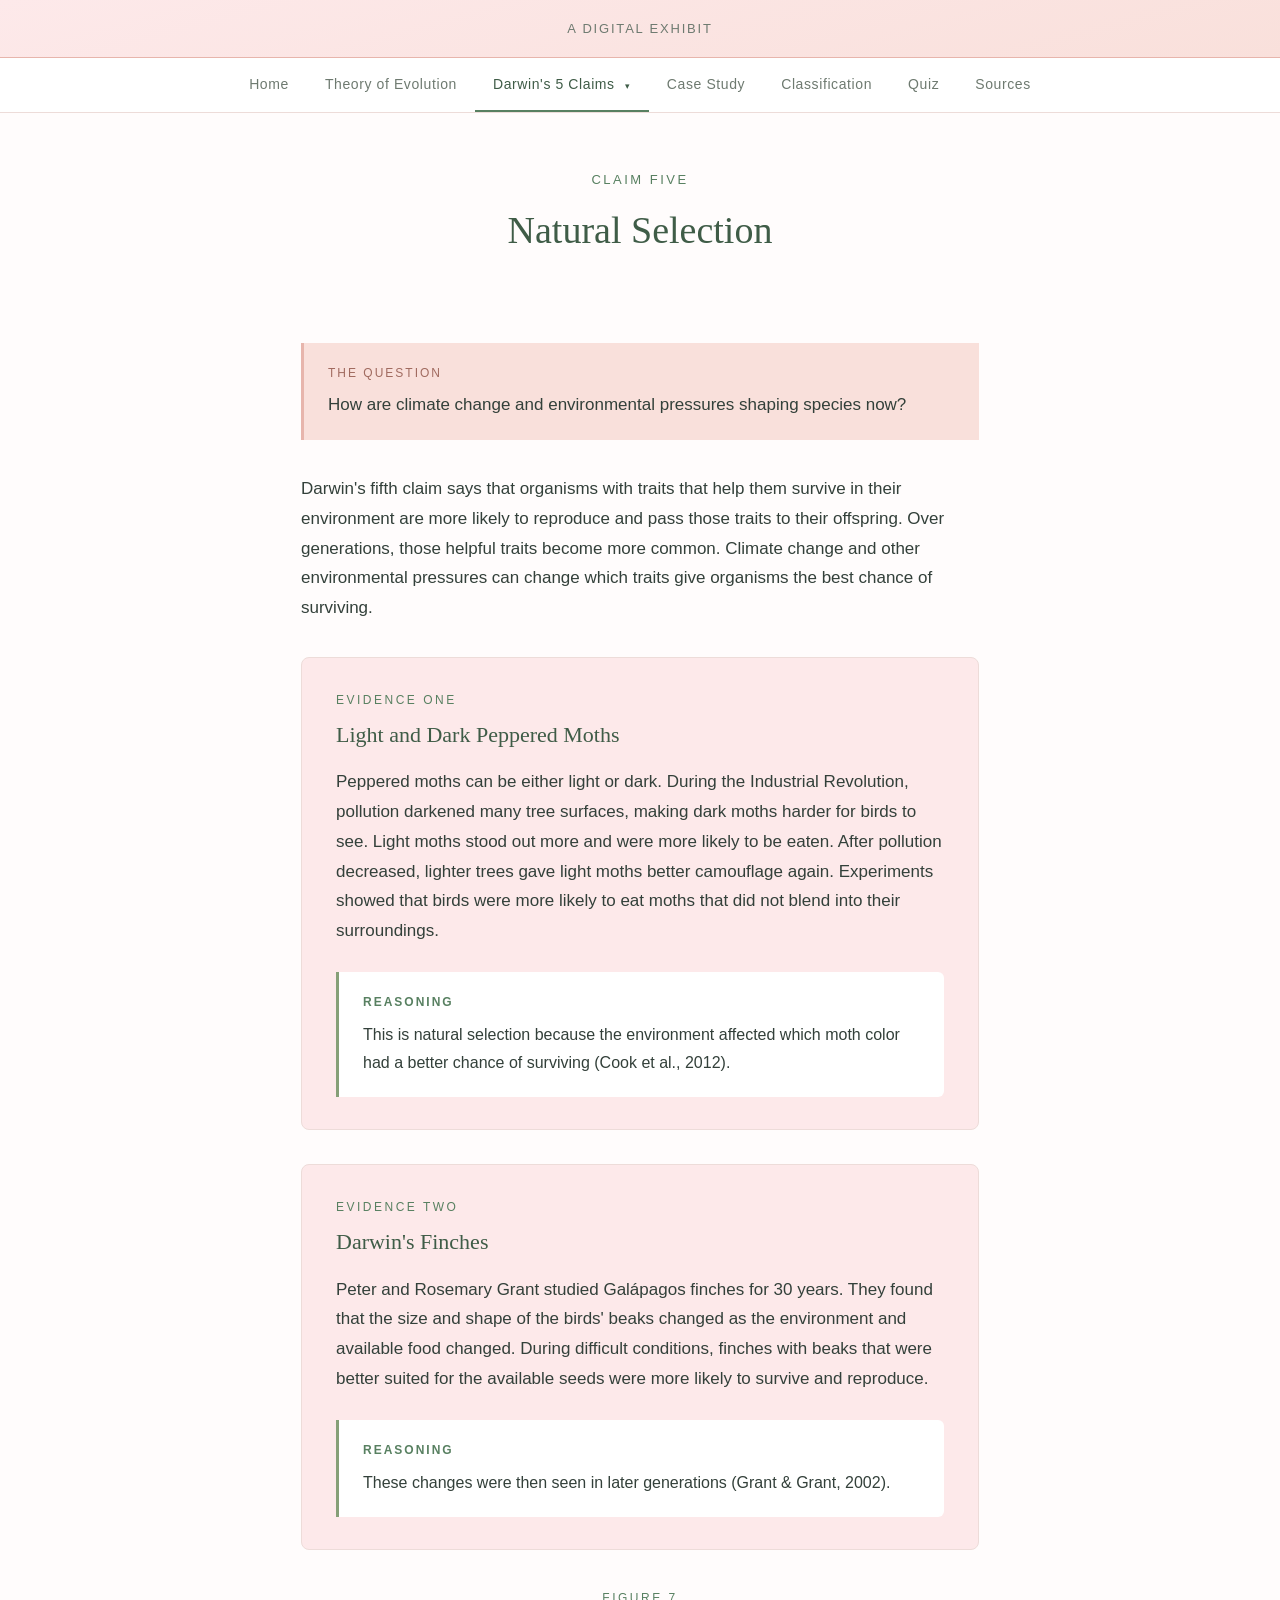
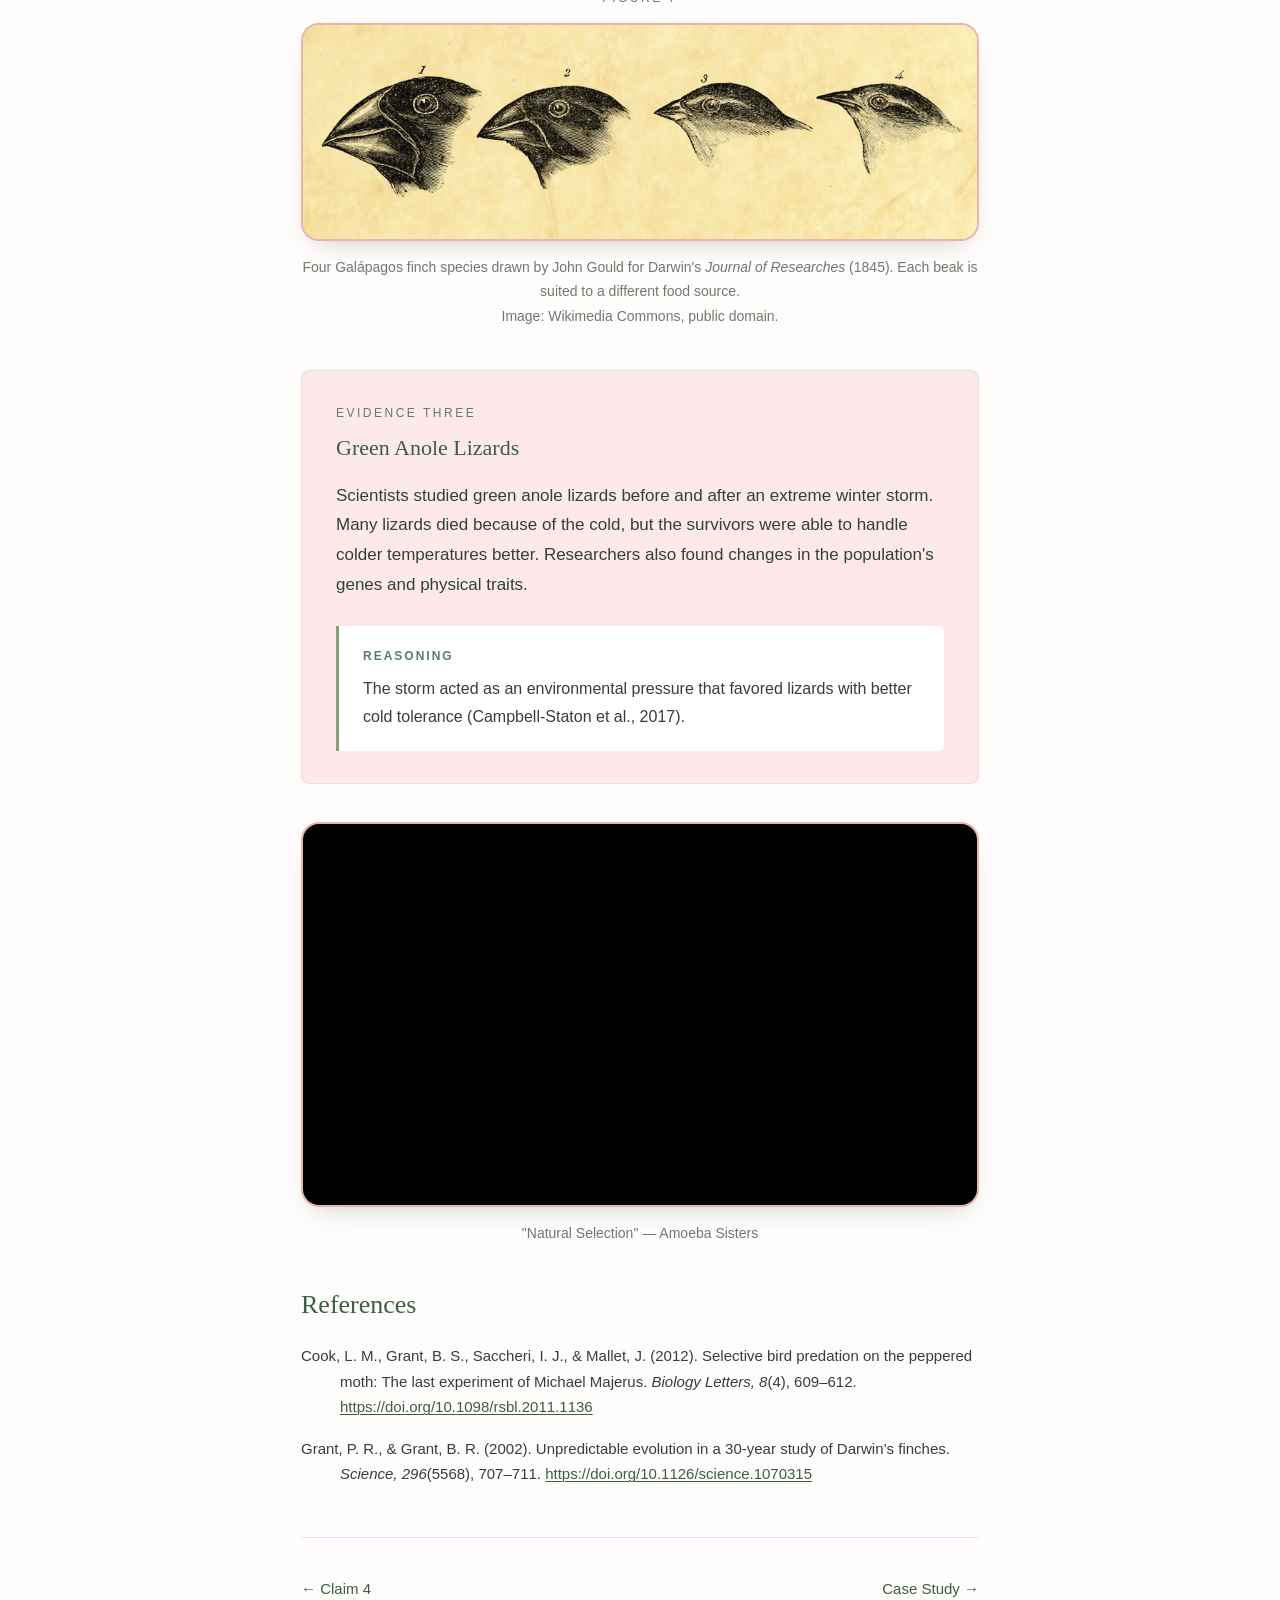
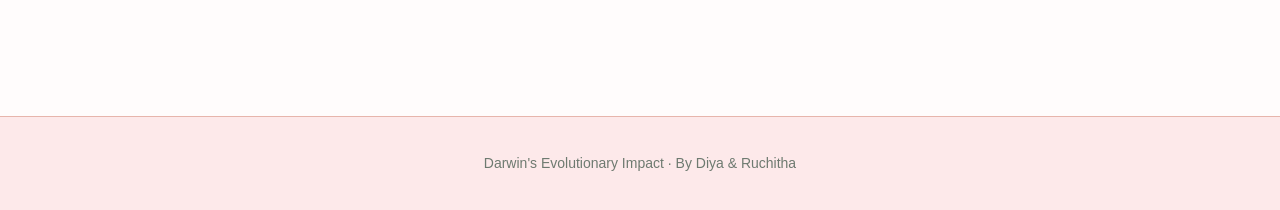
<file: claim-5.html>
<!DOCTYPE html>
<html lang="en">
<head>
<meta charset="utf-8">
<meta name="viewport" content="width=device-width, initial-scale=1">
<title>Claim 5: Natural Selection &mdash; Darwin's Five Claims</title>
<link rel="stylesheet" href="style.css">
</head>
<body>

<header class="site-head">
  <p class="tagline">A Digital Exhibit</p>
</header>

<nav>
  <ul>
    <li><a href="index.html">Home</a></li>
    <li><a href="theory-of-evolution.html">Theory of Evolution</a></li>
    <li class="has-drop">
      <a href="claims.html" class="current">Darwin's 5 Claims <span class="caret">&#9662;</span></a>
      <ul class="drop">
        <li><a href="claim-1.html">1 &middot; Nonconstancy of Species</a></li>
        <li><a href="claim-2.html">2 &middot; Descent From a Common Ancestor</a></li>
        <li><a href="claim-3.html">3 &middot; Gradual Evolution</a></li>
        <li><a href="claim-4.html">4 &middot; Multiplication of Species</a></li>
        <li><a href="claim-5.html" class="current">5 &middot; Natural Selection</a></li>
      </ul>
    </li>
    <li><a href="case-study.html">Case Study</a></li>
    <li><a href="classification.html">Classification</a></li>
    <li><a href="quiz.html">Quiz</a></li>
    <li><a href="sources.html">Sources</a></li>
  </ul>
</nav>

<div class="page-head">
  <div class="container">
    <p class="eyebrow">Claim Five</p>
    <h1>Natural Selection</h1>
  </div>
</div>

<main>
  <div class="container">
    <div class="block">

      <div class="question">
        <span>The question</span>
        <p>How are climate change and environmental pressures shaping species now?</p>
      </div>

      <p>Darwin's fifth claim says that organisms with traits that help them survive in their
      environment are more likely to reproduce and pass those traits to their offspring. Over
      generations, those helpful traits become more common. Climate change and other
      environmental pressures can change which traits give organisms the best chance of
      surviving.</p>

      <div class="evidence">
        <span class="num">Evidence One</span>
        <h3>Light and Dark Peppered Moths</h3>
        <p>Peppered moths can be either light or dark. During the Industrial Revolution,
        pollution darkened many tree surfaces, making dark moths harder for birds to see. Light
        moths stood out more and were more likely to be eaten. After pollution decreased, lighter
        trees gave light moths better camouflage again. Experiments showed that birds were more
        likely to eat moths that did not blend into their surroundings.</p>
        <div class="why">
          <b>Reasoning</b>
          <p>This is natural selection because the environment affected which moth color had a
          better chance of surviving (Cook et al., 2012).</p>
        </div>
      </div>

      <div class="evidence">
        <span class="num">Evidence Two</span>
        <h3>Darwin's Finches</h3>
        <p>Peter and Rosemary Grant studied Gal&aacute;pagos finches for 30 years. They found
        that the size and shape of the birds' beaks changed as the environment and available food
        changed. During difficult conditions, finches with beaks that were better suited for the
        available seeds were more likely to survive and reproduce.</p>
        <div class="why">
          <b>Reasoning</b>
          <p>These changes were then seen in later generations (Grant &amp; Grant, 2002).</p>
        </div>
      </div>

      <figure class="figure-wide">
        <p class="fig-label">Figure 7</p>
        <img src="[data-uri]"
             alt="Sepia-toned engraving of four Galapagos finch species in profile, numbered one to four, each with a differently shaped beak">
        <figcaption>Four Gal&aacute;pagos finch species drawn by John Gould for Darwin's
        <em>Journal of Researches</em> (1845). Each beak is suited to a different food source.<br>
        Image: Wikimedia Commons, public domain.</figcaption>
      </figure>

      <div class="evidence">
        <span class="num">Evidence Three</span>
        <h3>Green Anole Lizards</h3>
        <p>Scientists studied green anole lizards before and after an extreme winter storm. Many
        lizards died because of the cold, but the survivors were able to handle colder
        temperatures better. Researchers also found changes in the population's genes and
        physical traits.</p>
        <div class="why">
          <b>Reasoning</b>
          <p>The storm acted as an environmental pressure that favored lizards with better cold
          tolerance (Campbell-Staton et al., 2017).</p>
        </div>
      </div>

      <figure class="video">
        <div class="frame">
          <iframe src="https://www.youtube.com/embed/7VM9YxmULuo"
                  title="Natural Selection - Amoeba Sisters"
                  allow="accelerometer; autoplay; clipboard-write; encrypted-media; gyroscope; picture-in-picture; web-share"
                  referrerpolicy="strict-origin-when-cross-origin"
                  loading="lazy"
                  allowfullscreen></iframe>
        </div>
        <figcaption>"Natural Selection" &mdash; Amoeba Sisters</figcaption>
      </figure>

      <h2>References</h2>
      <ul class="references">
        <li>Cook, L. M., Grant, B. S., Saccheri, I. J., &amp; Mallet, J. (2012). Selective bird predation on the peppered moth: The last experiment of Michael Majerus. <em>Biology Letters, 8</em>(4), 609&ndash;612. <a href="https://doi.org/10.1098/rsbl.2011.1136">https://doi.org/10.1098/rsbl.2011.1136</a></li>
        <li>Grant, P. R., &amp; Grant, B. R. (2002). Unpredictable evolution in a 30-year study of Darwin&rsquo;s finches. <em>Science, 296</em>(5568), 707&ndash;711. <a href="https://doi.org/10.1126/science.1070315">https://doi.org/10.1126/science.1070315</a></li>
      </ul>

      <div class="flip">
        <a href="claim-4.html">&larr; Claim 4</a>
        <span class="spacer"></span>
        <a href="case-study.html">Case Study &rarr;</a>
      </div>

    </div>
  </div>
</main>

<footer>
  <div class="container">
    <p>Darwin's Evolutionary Impact &middot; By Diya &amp; Ruchitha</p>
  </div>
</footer>

<script src="nav.js"></script>

</body>
</html>
</file>
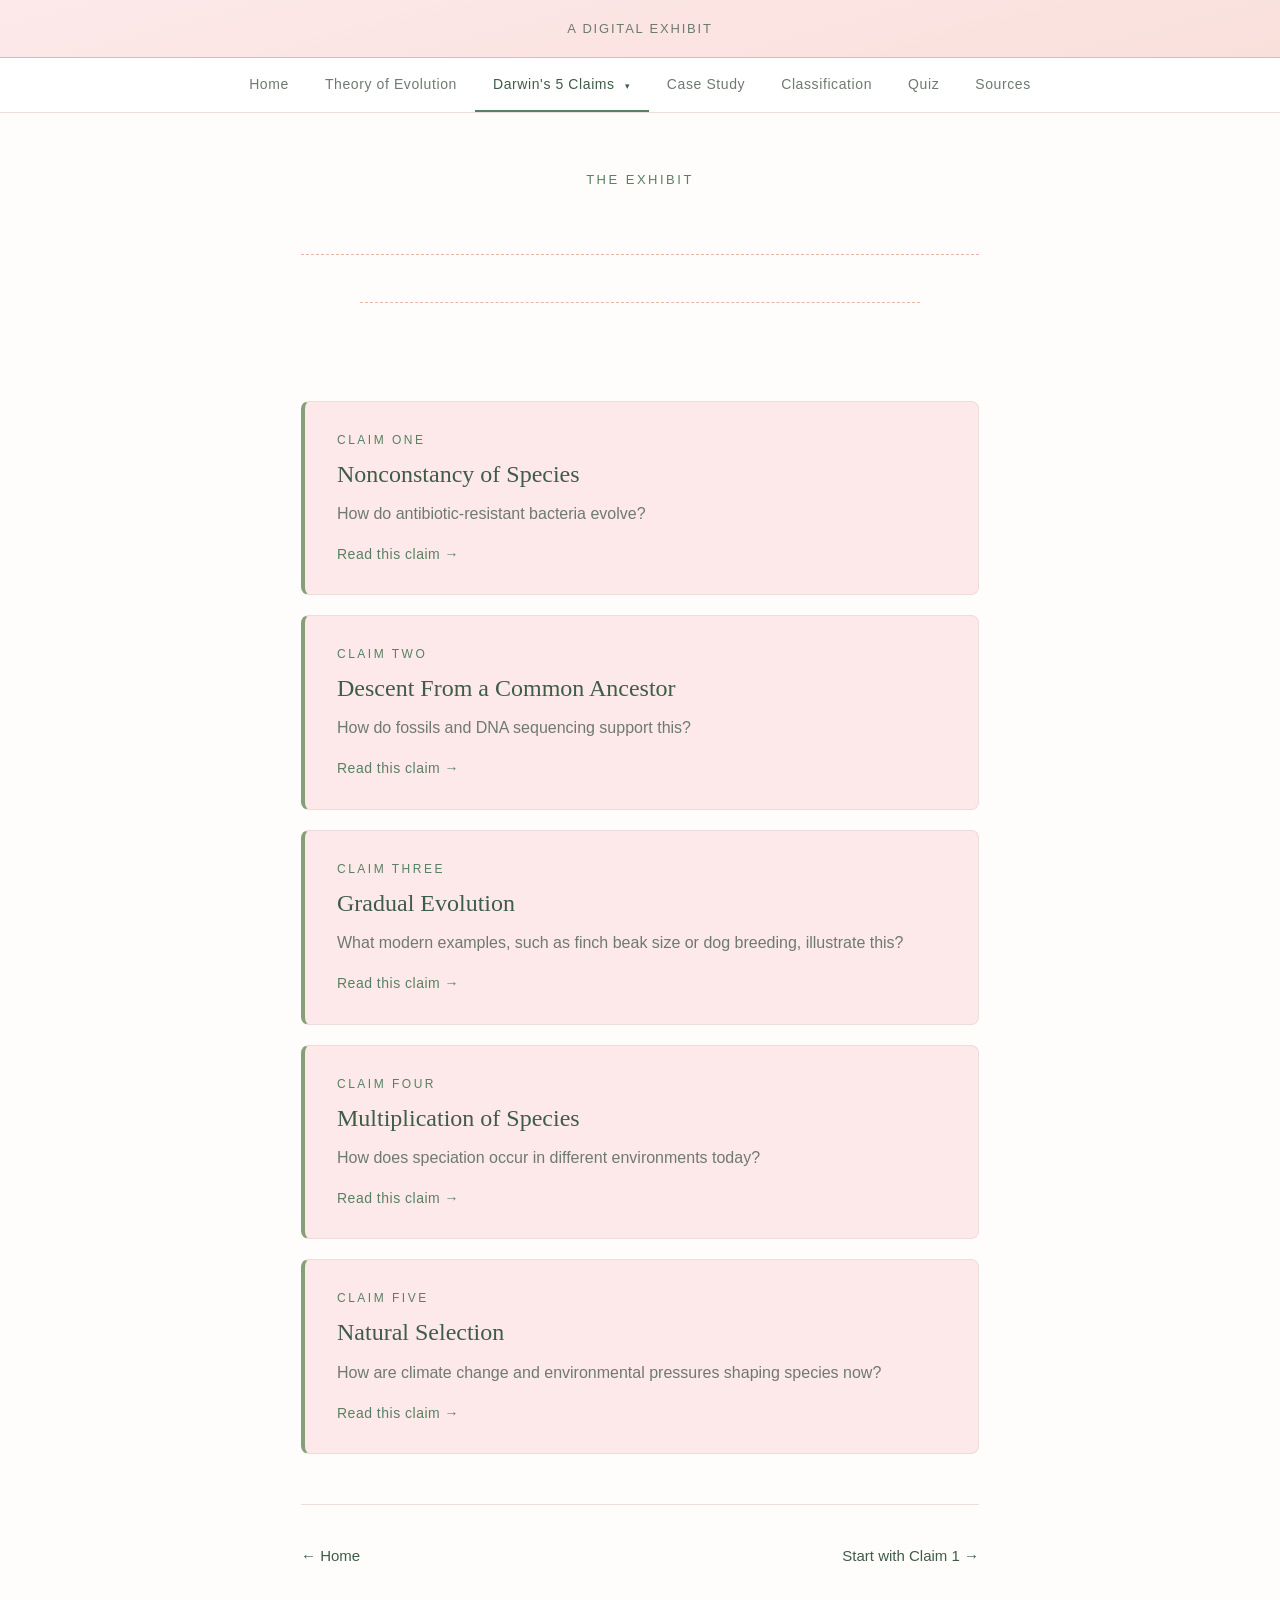
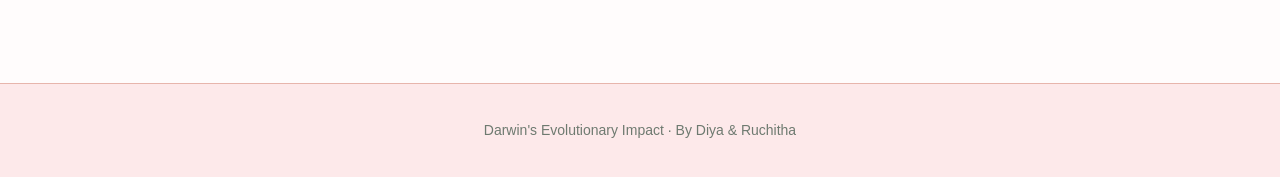
<file: claims.html>
<!DOCTYPE html>
<html lang="en">
<head>
<meta charset="utf-8">
<meta name="viewport" content="width=device-width, initial-scale=1">
<title>Darwin's 5 Claims &mdash; Darwin's Five Claims</title>
<link rel="stylesheet" href="style.css">
</head>
<body>

<header class="site-head">
  <p class="tagline">A Digital Exhibit</p>
</header>

<nav>
  <ul>
    <li><a href="index.html">Home</a></li>
    <li><a href="theory-of-evolution.html">Theory of Evolution</a></li>
    <li class="has-drop">
      <a href="claims.html" class="current">Darwin's 5 Claims <span class="caret">&#9662;</span></a>
      <ul class="drop">
        <li><a href="claim-1.html">1 &middot; Nonconstancy of Species</a></li>
        <li><a href="claim-2.html">2 &middot; Descent From a Common Ancestor</a></li>
        <li><a href="claim-3.html">3 &middot; Gradual Evolution</a></li>
        <li><a href="claim-4.html">4 &middot; Multiplication of Species</a></li>
        <li><a href="claim-5.html">5 &middot; Natural Selection</a></li>
      </ul>
    </li>
    <li><a href="case-study.html">Case Study</a></li>
    <li><a href="classification.html">Classification</a></li>
    <li><a href="quiz.html">Quiz</a></li>
    <li><a href="sources.html">Sources</a></li>
  </ul>
</nav>

<div class="page-head">
  <div class="container">
    <p class="eyebrow">The Exhibit</p>
    <h1></h1>
    <p class="lead"></p>
  </div>
</div>

<main>
  <div class="container">
    <div class="block">

      <ul class="claim-list">
        <li>
          <a href="claim-1.html">
            <span class="n">Claim One</span>
            <h2>Nonconstancy of Species</h2>
            <p>How do antibiotic-resistant bacteria evolve?</p>
            <span class="go">Read this claim &rarr;</span>
          </a>
        </li>
        <li>
          <a href="claim-2.html">
            <span class="n">Claim Two</span>
            <h2>Descent From a Common Ancestor</h2>
            <p>How do fossils and DNA sequencing support this?</p>
            <span class="go">Read this claim &rarr;</span>
          </a>
        </li>
        <li>
          <a href="claim-3.html">
            <span class="n">Claim Three</span>
            <h2>Gradual Evolution</h2>
            <p>What modern examples, such as finch beak size or dog breeding, illustrate this?</p>
            <span class="go">Read this claim &rarr;</span>
          </a>
        </li>
        <li>
          <a href="claim-4.html">
            <span class="n">Claim Four</span>
            <h2>Multiplication of Species</h2>
            <p>How does speciation occur in different environments today?</p>
            <span class="go">Read this claim &rarr;</span>
          </a>
        </li>
        <li>
          <a href="claim-5.html">
            <span class="n">Claim Five</span>
            <h2>Natural Selection</h2>
            <p>How are climate change and environmental pressures shaping species now?</p>
            <span class="go">Read this claim &rarr;</span>
          </a>
        </li>
      </ul>

      <div class="flip">
        <a href="index.html">&larr; Home</a>
        <span class="spacer"></span>
        <a href="claim-1.html">Start with Claim 1 &rarr;</a>
      </div>

    </div>
  </div>
</main>

<footer>
  <div class="container">
    <p>Darwin's Evolutionary Impact &middot; By Diya &amp; Ruchitha</p>
  </div>
</footer>

<script src="nav.js"></script>

</body>
</html>
</file>
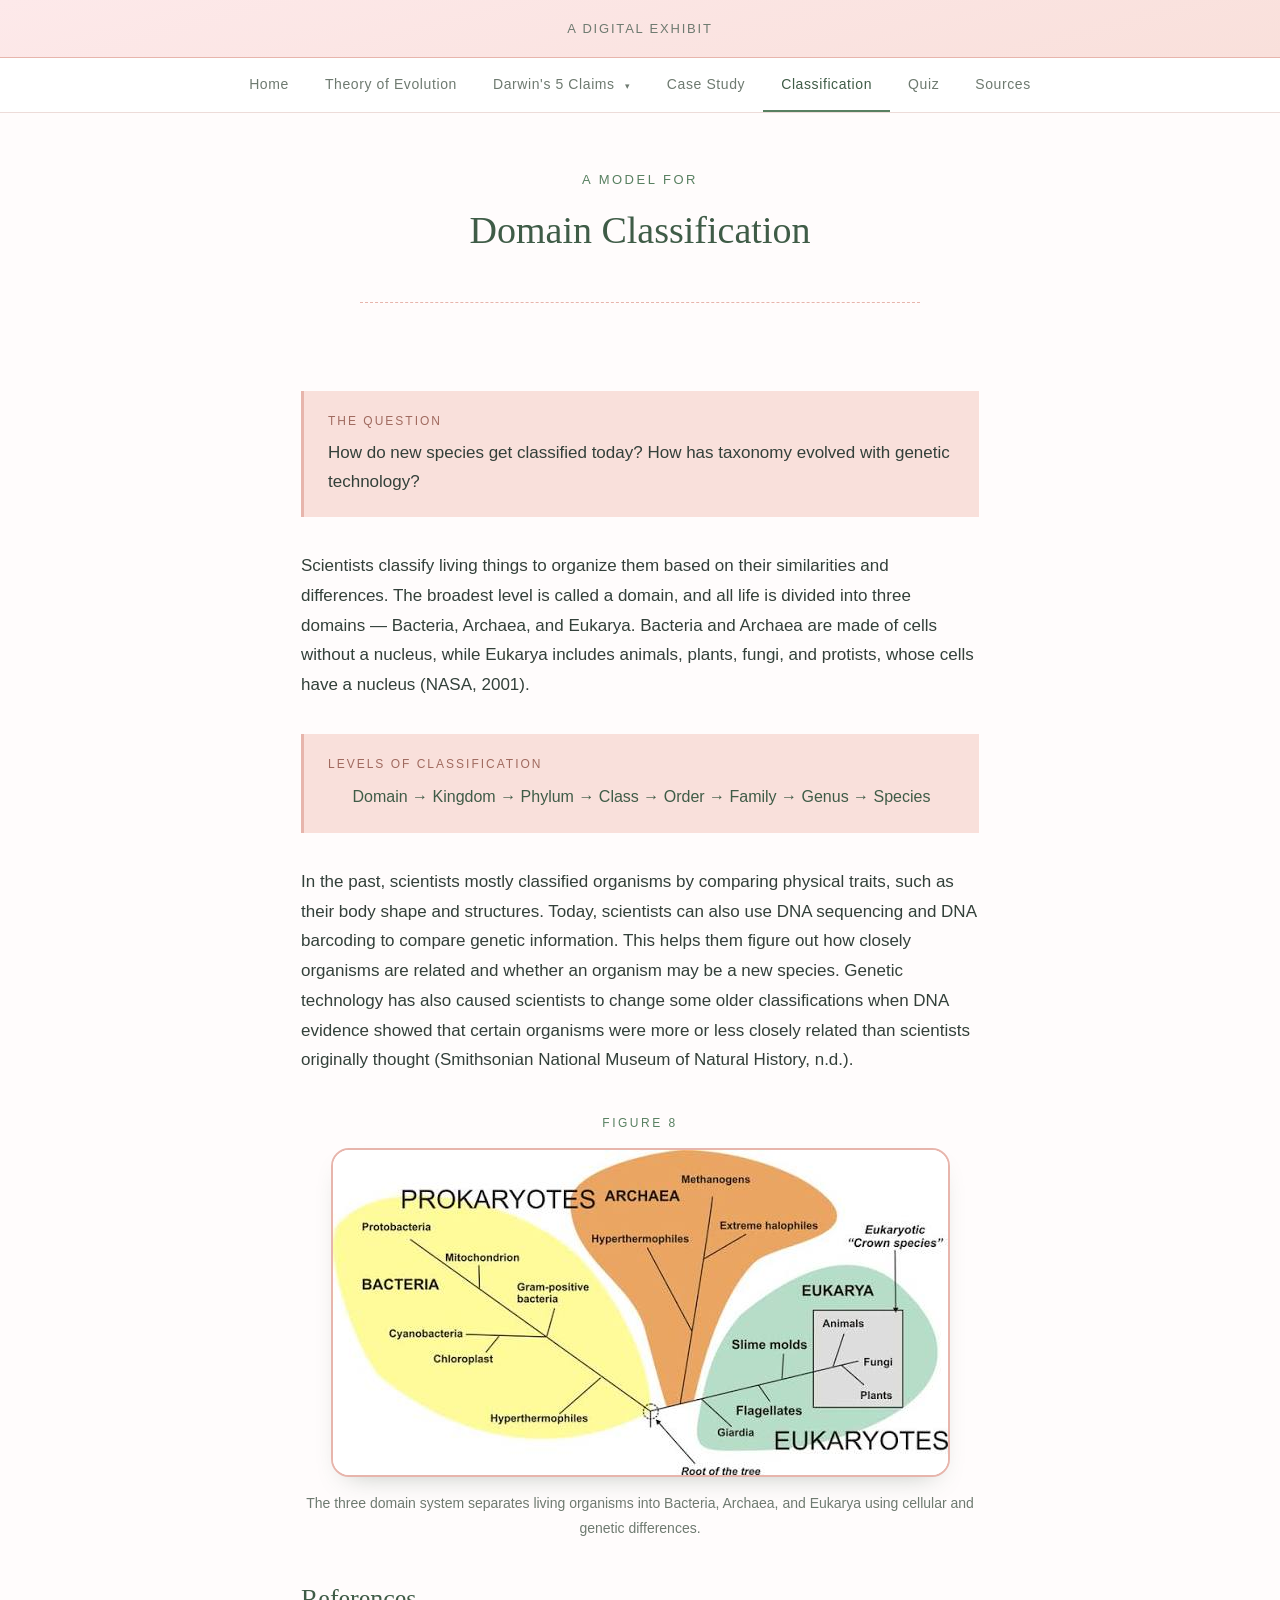
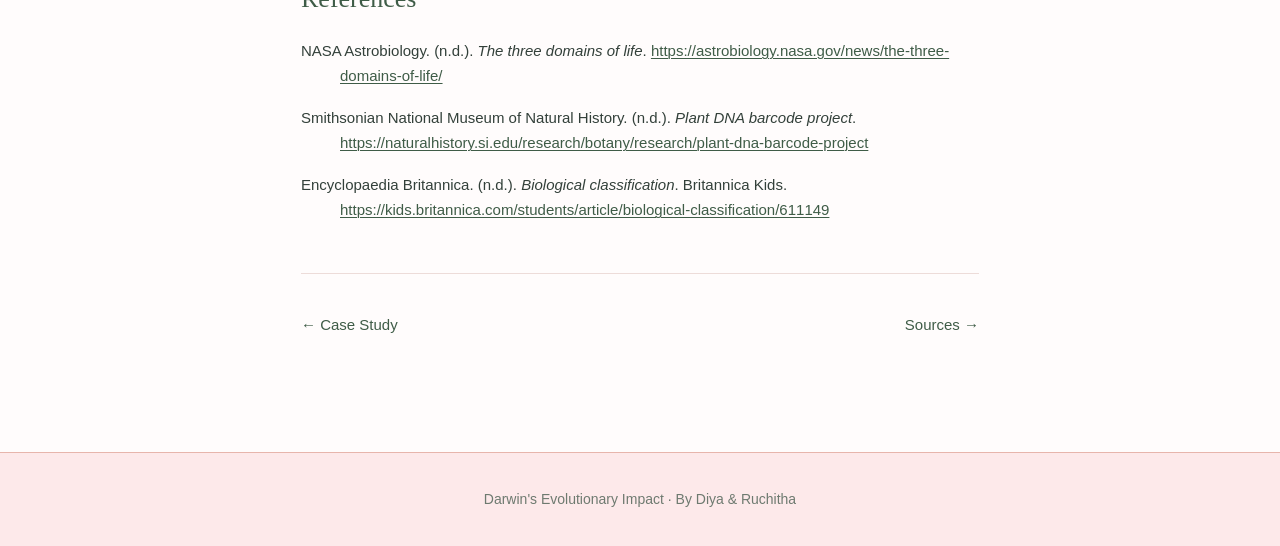
<file: classification.html>
<!DOCTYPE html>
<html lang="en">
<head>
<meta charset="utf-8">
<meta name="viewport" content="width=device-width, initial-scale=1">
<title>Domain Classification &mdash; Darwin's Five Claims</title>
<link rel="stylesheet" href="style.css">
</head>
<body>

<header class="site-head">
  <p class="tagline">A Digital Exhibit</p>
</header>

<nav>
  <ul>
    <li><a href="index.html">Home</a></li>
    <li><a href="theory-of-evolution.html">Theory of Evolution</a></li>
    <li class="has-drop">
      <a href="claims.html">Darwin's 5 Claims <span class="caret">&#9662;</span></a>
      <ul class="drop">
        <li><a href="claim-1.html">1 &middot; Nonconstancy of Species</a></li>
        <li><a href="claim-2.html">2 &middot; Descent From a Common Ancestor</a></li>
        <li><a href="claim-3.html">3 &middot; Gradual Evolution</a></li>
        <li><a href="claim-4.html">4 &middot; Multiplication of Species</a></li>
        <li><a href="claim-5.html">5 &middot; Natural Selection</a></li>
      </ul>
    </li>
    <li><a href="case-study.html">Case Study</a></li>
    <li><a href="classification.html" class="current">Classification</a></li>
    <li><a href="quiz.html">Quiz</a></li>
    <li><a href="sources.html">Sources</a></li>
  </ul>
</nav>

<div class="page-head">
  <div class="container">
    <p class="eyebrow">A Model For</p>
    <h1>Domain Classification</h1>
    <p class="lead"></p>
  </div>
</div>

<main>
  <div class="container">
    <div class="block">

      <div class="question">
        <span>The question</span>
        <p>How do new species get classified today? How has taxonomy evolved with genetic
        technology?</p>
      </div>

      <p>Scientists classify living things to organize them based on their similarities and
      differences. The broadest level is called a domain, and all life is divided into three
      domains &mdash; Bacteria, Archaea, and Eukarya. Bacteria and Archaea are made of cells
      without a nucleus, while Eukarya includes animals, plants, fungi, and protists, whose cells
      have a nucleus (NASA, 2001).</p>

      <div class="question">
        <span>Levels of classification</span>
        <p class="hierarchy">Domain &rarr; Kingdom &rarr; Phylum &rarr; Class &rarr; Order
        &rarr; Family &rarr; Genus &rarr; Species</p>
      </div>

      <p>In the past, scientists mostly classified organisms by comparing physical traits, such
      as their body shape and structures. Today, scientists can also use DNA sequencing and DNA
      barcoding to compare genetic information. This helps them figure out how closely organisms
      are related and whether an organism may be a new species. Genetic technology has also
      caused scientists to change some older classifications when DNA evidence showed that
      certain organisms were more or less closely related than scientists originally thought
      (Smithsonian National Museum of Natural History, n.d.).</p>

      <figure class="figure-wide natural">
        <p class="fig-label">Figure 8</p>
        <img src="[data-uri]"
             alt="Diagram of the three domains of life branching from a single root: Bacteria and Archaea shown as prokaryotes, and Eukarya shown as eukaryotes including animals, fungi and plants">
        <figcaption>The three domain system separates living organisms into Bacteria, Archaea,
        and Eukarya using cellular and genetic differences.</figcaption>
      </figure>

      <h2>References</h2>
      <ul class="references">
        <li>NASA Astrobiology. (n.d.). <em>The three domains of life</em>. <a href="https://astrobiology.nasa.gov/news/the-three-domains-of-life/">https://astrobiology.nasa.gov/news/the-three-domains-of-life/</a></li>
        <li>Smithsonian National Museum of Natural History. (n.d.). <em>Plant DNA barcode project</em>. <a href="https://naturalhistory.si.edu/research/botany/research/plant-dna-barcode-project">https://naturalhistory.si.edu/research/botany/research/plant-dna-barcode-project</a></li>
        <li>Encyclopaedia Britannica. (n.d.). <em>Biological classification</em>. Britannica Kids. <a href="https://kids.britannica.com/students/article/biological-classification/611149">https://kids.britannica.com/students/article/biological-classification/611149</a></li>
      </ul>

      <div class="flip">
        <a href="case-study.html">&larr; Case Study</a>
        <span class="spacer"></span>
        <a href="sources.html">Sources &rarr;</a>
      </div>

    </div>
  </div>
</main>

<footer>
  <div class="container">
    <p>Darwin's Evolutionary Impact &middot; By Diya &amp; Ruchitha</p>
  </div>
</footer>

<script src="nav.js"></script>

</body>
</html>
</file>
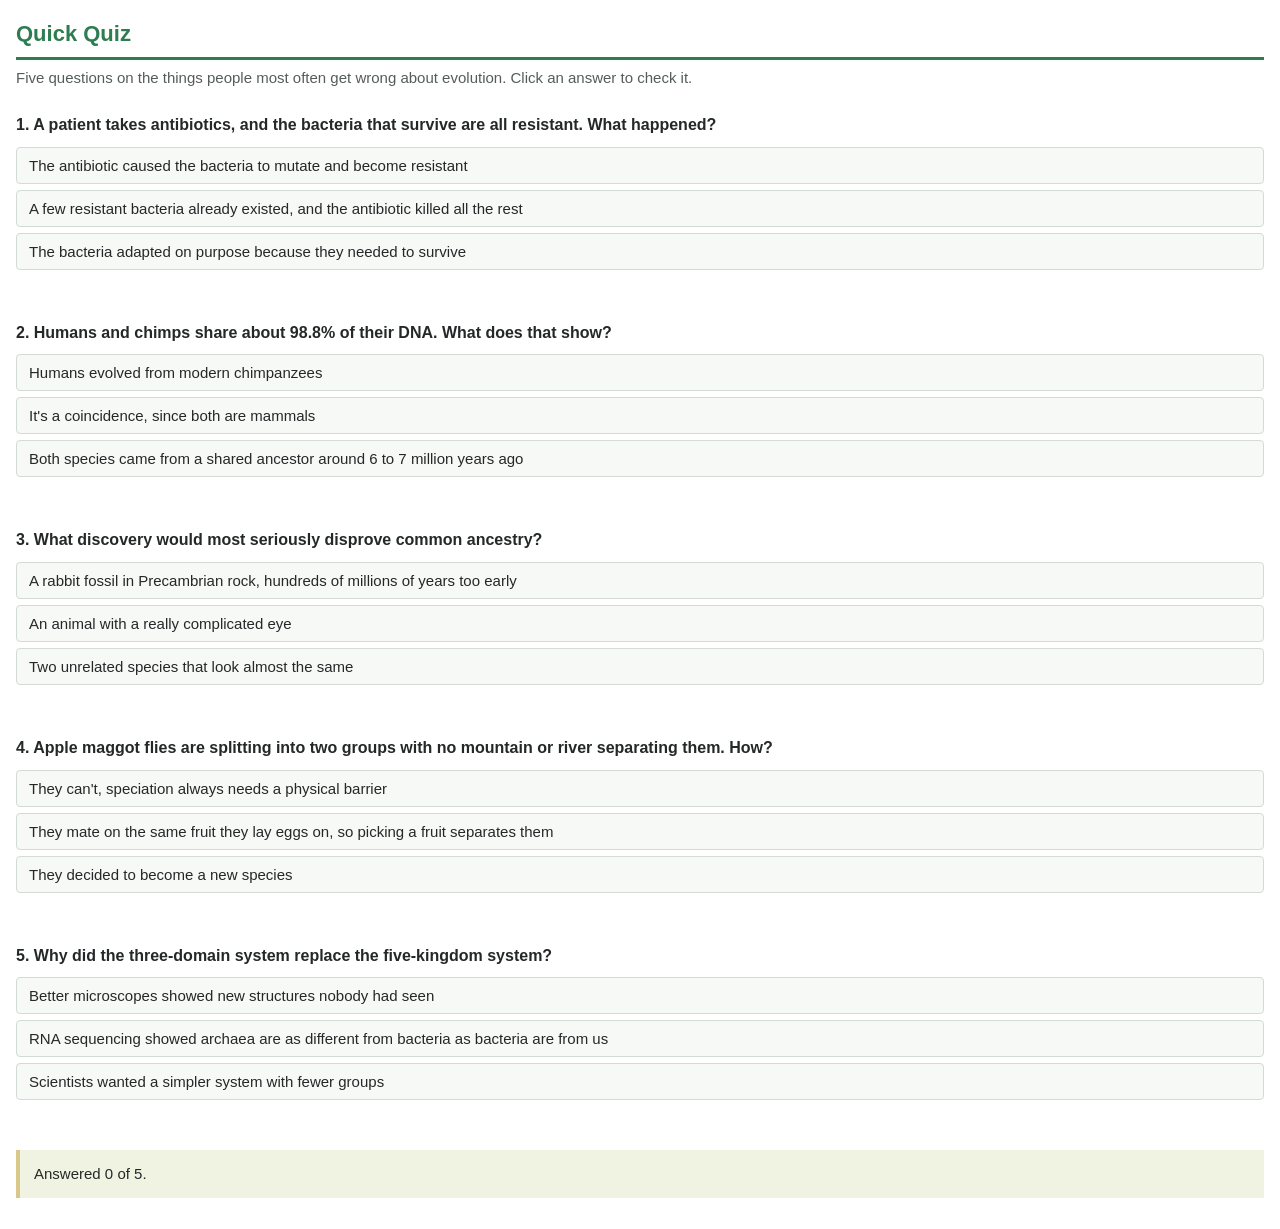
<file: google-sites-quiz-embed.html>
<!DOCTYPE html>
<html>
<head>
<meta charset="utf-8">
<meta name="viewport" content="width=device-width, initial-scale=1">
<style>
  body{
    margin:0; padding:16px;
    background:#ffffff; color:#242828;
    font-family:"Trebuchet MS",Verdana,Geneva,sans-serif;
    font-size:16px; line-height:1.6;
  }
  h2{font-size:22px; color:#2e7d52; border-bottom:3px solid #2e7d52; padding-bottom:6px; margin:0 0 6px}
  .intro{font-size:15px; color:#555c5c; margin:0 0 22px}
  .q{margin-bottom:26px}
  .qtext{font-weight:bold; margin:0 0 9px}
  button{
    display:block; width:100%; text-align:left;
    font-family:inherit; font-size:15px; color:#242828;
    background:#f7f9f7; border:1px solid #d2dbd4;
    border-radius:4px; padding:9px 12px; margin-bottom:6px; cursor:pointer;
  }
  button:hover{border-color:#2e7d52}
  button.correct{background:#dff0e4; border-color:#2e7d52; color:#1c4d33}
  button.incorrect{background:#f7e4e2; border-color:#b5544a; color:#7a2f28}
  button:focus-visible{outline:2px solid #2e7d52; outline-offset:2px}
  .answer{font-size:14px; color:#555c5c; margin:6px 0 0; min-height:18px}
  .score{
    margin-top:10px; padding:12px 14px; background:#f0f3e2;
    border-left:4px solid #d8c98a; font-size:15px;
  }
</style>
</head>
<body>

<h2>Quick Quiz</h2>
<p class="intro">Five questions on the things people most often get wrong about evolution. Click an answer to check it.</p>

<div id="quizBox"></div>
<p class="score" id="score">Answered 0 of 5.</p>

<script>
var questions = [
  {
    q: "1. A patient takes antibiotics, and the bacteria that survive are all resistant. What happened?",
    options: [
      "The antibiotic caused the bacteria to mutate and become resistant",
      "A few resistant bacteria already existed, and the antibiotic killed all the rest",
      "The bacteria adapted on purpose because they needed to survive"
    ],
    correct: 1,
    explain: "The mutations were already there before the antibiotic showed up. The antibiotic is a filter, not a cause. This is probably the most common misunderstanding about evolution."
  },
  {
    q: "2. Humans and chimps share about 98.8% of their DNA. What does that show?",
    options: [
      "Humans evolved from modern chimpanzees",
      "It's a coincidence, since both are mammals",
      "Both species came from a shared ancestor around 6 to 7 million years ago"
    ],
    correct: 2,
    explain: "Neither one came from the other. They're two branches off the same ancestor, and how different the DNA is tells you roughly when they split."
  },
  {
    q: "3. What discovery would most seriously disprove common ancestry?",
    options: [
      "A rabbit fossil in Precambrian rock, hundreds of millions of years too early",
      "An animal with a really complicated eye",
      "Two unrelated species that look almost the same"
    ],
    correct: 0,
    explain: "Complicated organs and look-alike species are both expected under evolution. A mammal in Precambrian rock would break the whole order of the tree. A scientist named J.B.S. Haldane famously gave this exact answer."
  },
  {
    q: "4. Apple maggot flies are splitting into two groups with no mountain or river separating them. How?",
    options: [
      "They can't, speciation always needs a physical barrier",
      "They mate on the same fruit they lay eggs on, so picking a fruit separates them",
      "They decided to become a new species"
    ],
    correct: 1,
    explain: "Behavior is doing the job geography usually does. Apples and hawthorns also ripen at different times, so the two groups barely even breed at the same time of year."
  },
  {
    q: "5. Why did the three-domain system replace the five-kingdom system?",
    options: [
      "Better microscopes showed new structures nobody had seen",
      "RNA sequencing showed archaea are as different from bacteria as bacteria are from us",
      "Scientists wanted a simpler system with fewer groups"
    ],
    correct: 1,
    explain: "Archaea and bacteria look basically identical under a microscope. Only the genetic sequences showed the split, which is exactly why classification now follows ancestry instead of appearance."
  }
];

var box = document.getElementById("quizBox");
var scoreEl = document.getElementById("score");
var answered = 0, right = 0;

questions.forEach(function(item){
  var div = document.createElement("div");
  div.className = "q";
  var done = false;

  var text = document.createElement("p");
  text.className = "qtext";
  text.textContent = item.q;
  div.appendChild(text);

  var answer = document.createElement("p");
  answer.className = "answer";

  item.options.forEach(function(option, i){
    var btn = document.createElement("button");
    btn.type = "button";
    btn.textContent = option;
    btn.onclick = function(){
      var all = div.getElementsByTagName("button");
      for (var j = 0; j < all.length; j++){ all[j].className = ""; }

      if (!done){
        done = true;
        answered++;
        if (i === item.correct) right++;
      }

      if (i === item.correct){
        btn.className = "correct";
        answer.textContent = "Correct! " + item.explain;
      } else {
        btn.className = "incorrect";
        all[item.correct].className = "correct";
        answer.textContent = "Not quite. " + item.explain;
      }

      scoreEl.textContent = "Answered " + answered + " of 5. Got " +
        right + " right on the first try.";
    };
    div.appendChild(btn);
  });

  div.appendChild(answer);
  box.appendChild(div);
});
</script>

</body>
</html>
</file>
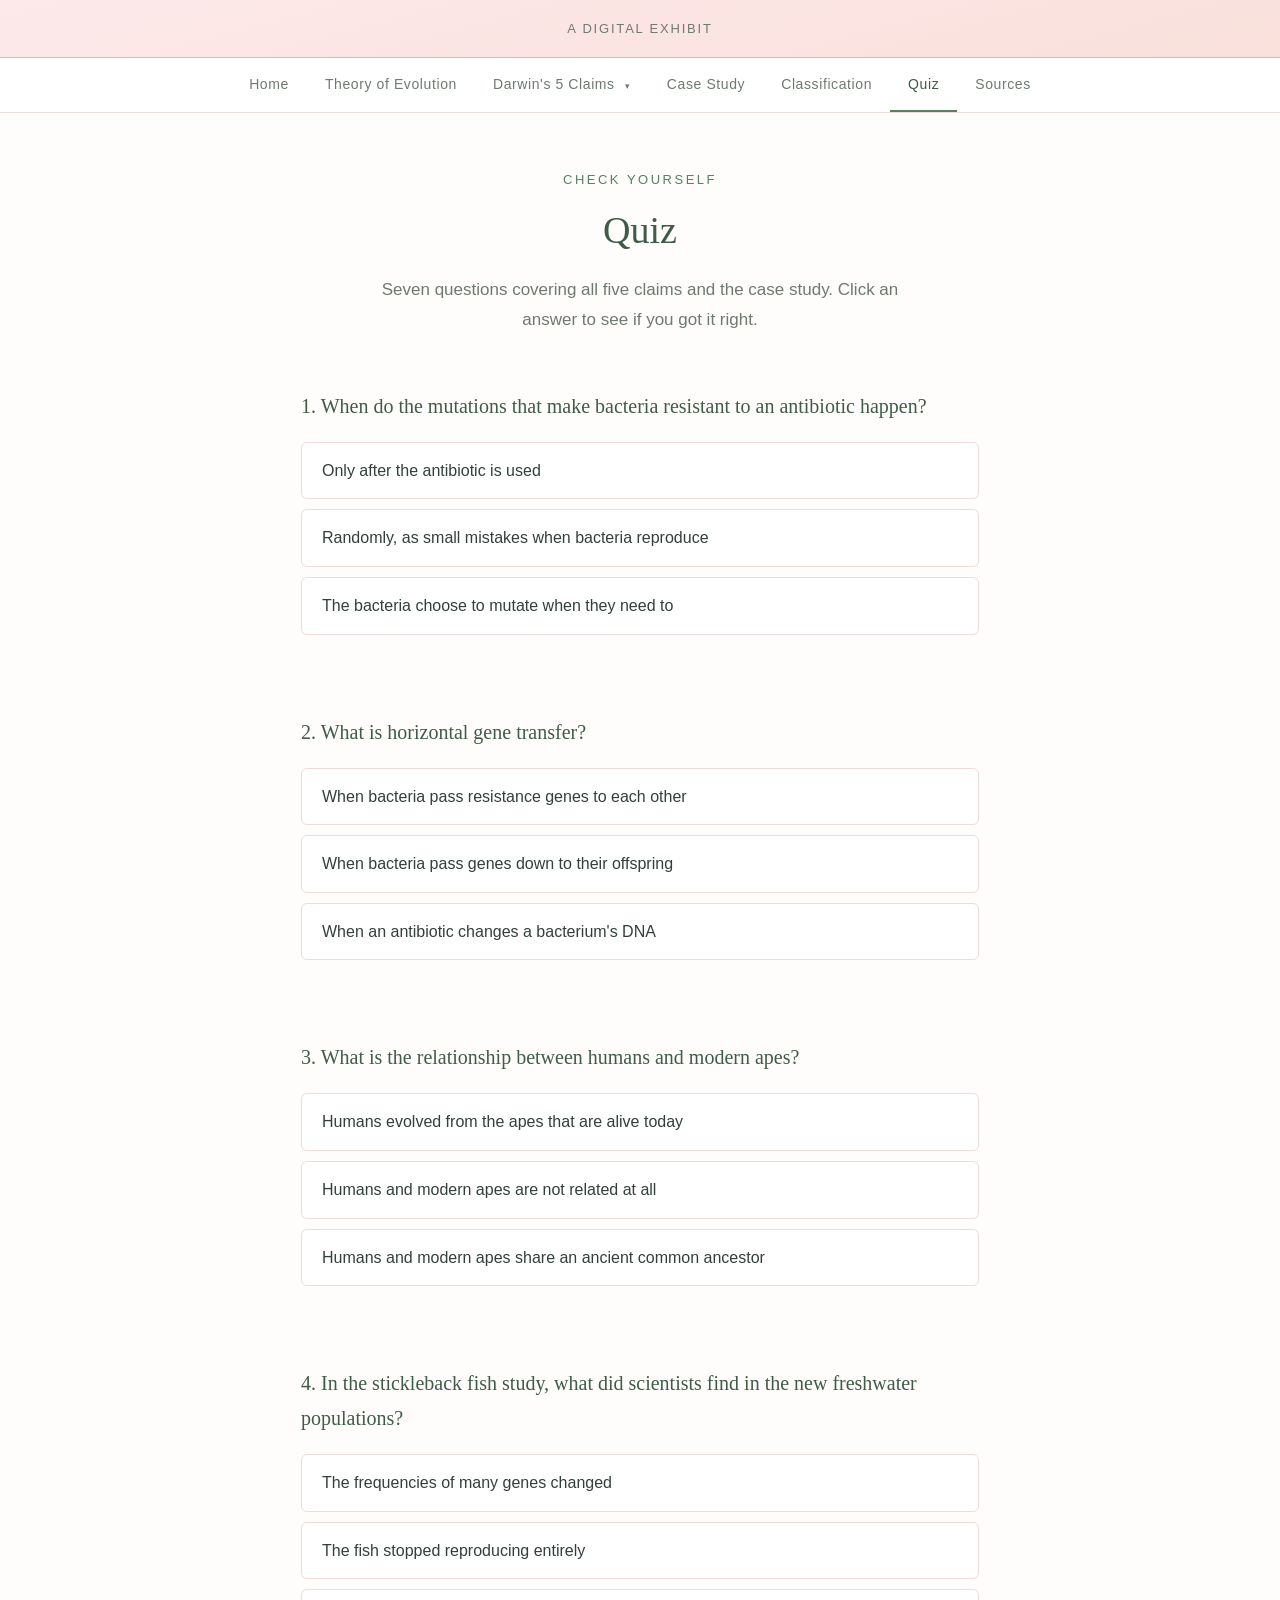
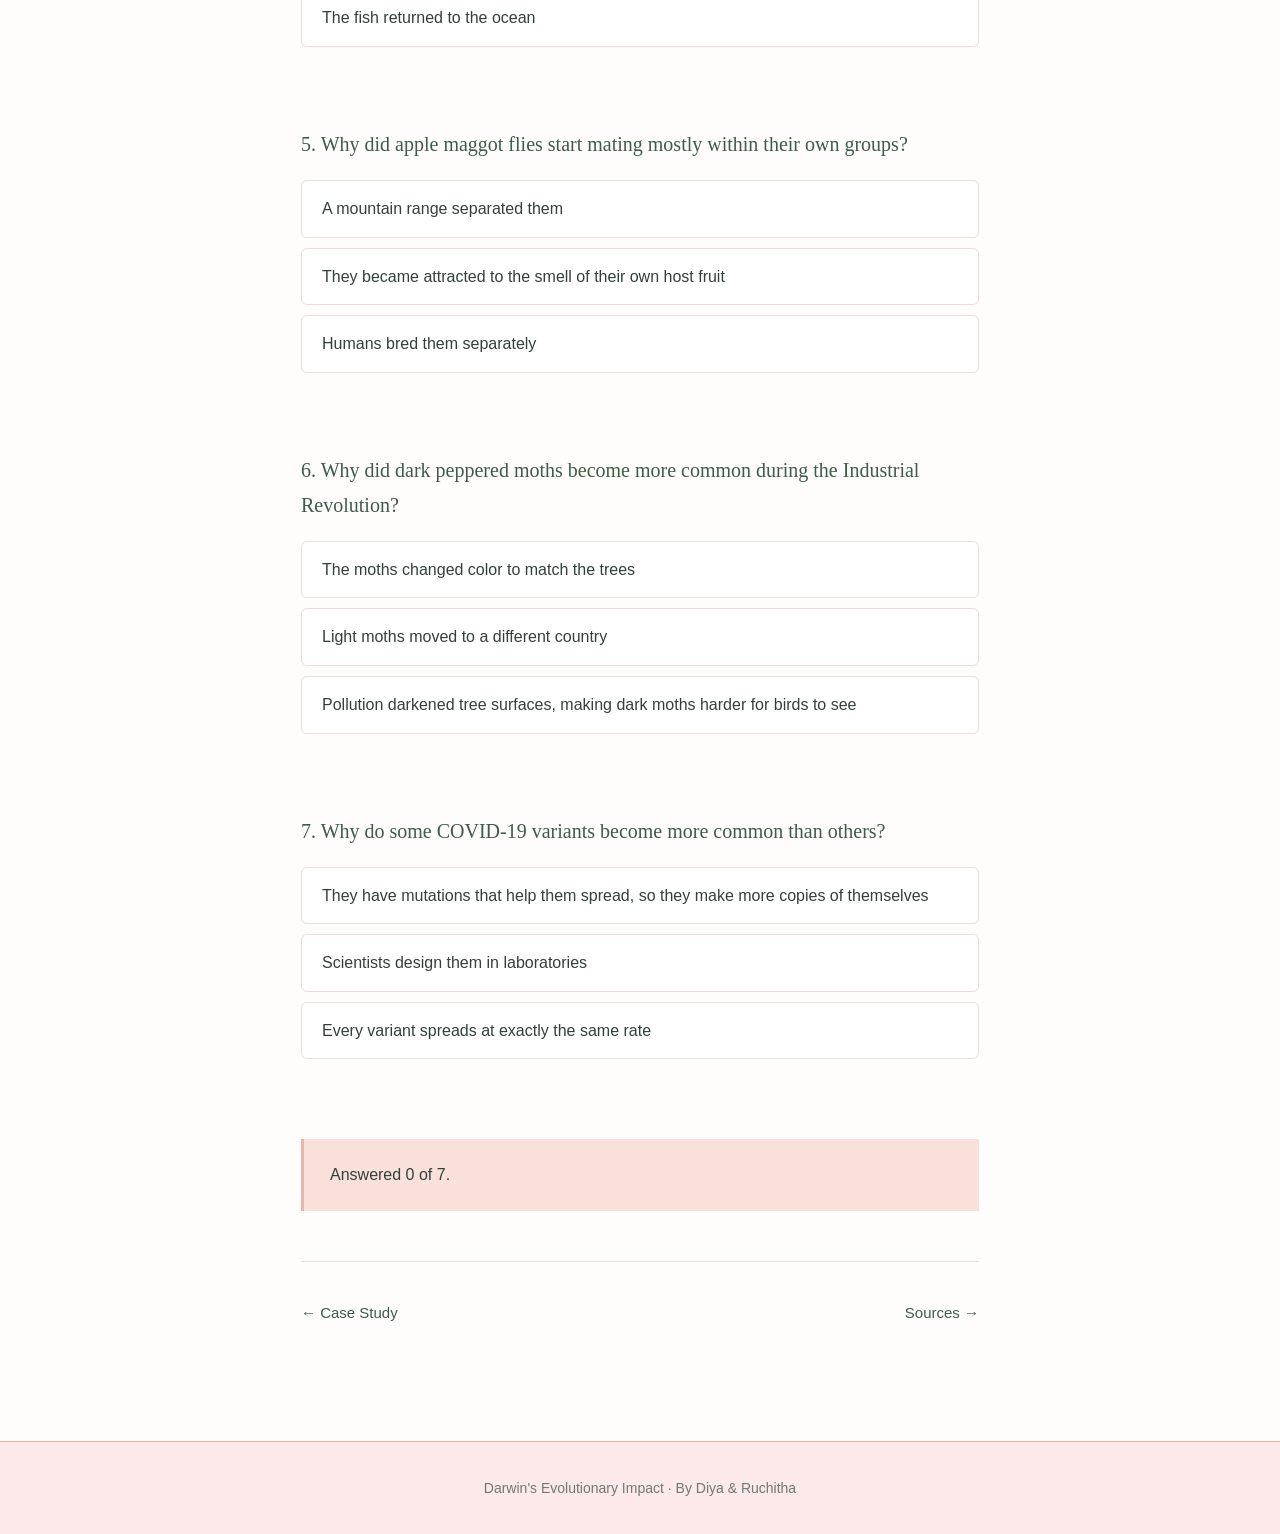
<file: quiz.html>
<!DOCTYPE html>
<html lang="en">
<head>
<meta charset="utf-8">
<meta name="viewport" content="width=device-width, initial-scale=1">
<title>Quiz &mdash; Darwin's Five Claims</title>
<link rel="stylesheet" href="style.css">
</head>
<body>

<header class="site-head">
  <p class="tagline">A Digital Exhibit</p>
</header>

<nav>
  <ul>
    <li><a href="index.html">Home</a></li>
    <li><a href="theory-of-evolution.html">Theory of Evolution</a></li>
    <li class="has-drop">
      <a href="claims.html">Darwin's 5 Claims <span class="caret">&#9662;</span></a>
      <ul class="drop">
        <li><a href="claim-1.html">1 &middot; Nonconstancy of Species</a></li>
        <li><a href="claim-2.html">2 &middot; Descent From a Common Ancestor</a></li>
        <li><a href="claim-3.html">3 &middot; Gradual Evolution</a></li>
        <li><a href="claim-4.html">4 &middot; Multiplication of Species</a></li>
        <li><a href="claim-5.html">5 &middot; Natural Selection</a></li>
      </ul>
    </li>
    <li><a href="case-study.html">Case Study</a></li>
    <li><a href="classification.html">Classification</a></li>
    <li><a href="quiz.html" class="current">Quiz</a></li>
    <li><a href="sources.html">Sources</a></li>
  </ul>
</nav>

<div class="page-head">
  <div class="container">
    <p class="eyebrow">Check Yourself</p>
    <h1>Quiz</h1>
    <p class="lead">Seven questions covering all five claims and the case study. Click an
    answer to see if you got it right.</p>
  </div>
</div>

<main>
  <div class="container">
    <div class="block">

      <div id="quizBox"></div>
      <p class="tally" id="tally">Answered 0 of 7.</p>

      <div class="flip">
        <a href="case-study.html">&larr; Case Study</a>
        <span class="spacer"></span>
        <a href="sources.html">Sources &rarr;</a>
      </div>

    </div>
  </div>
</main>

<footer>
  <div class="container">
    <p>Darwin's Evolutionary Impact &middot; By Diya &amp; Ruchitha</p>
  </div>
</footer>

<script>
var questions = [
  {
    q: "1. When do the mutations that make bacteria resistant to an antibiotic happen?",
    options: [
      "Only after the antibiotic is used",
      "Randomly, as small mistakes when bacteria reproduce",
      "The bacteria choose to mutate when they need to"
    ],
    correct: 1,
    explain: "When bacteria reproduce, small random changes called mutations can happen in their DNA. Sometimes a mutation helps a bacterium survive an antibiotic."
  },
  {
    q: "2. What is horizontal gene transfer?",
    options: [
      "When bacteria pass resistance genes to each other",
      "When bacteria pass genes down to their offspring",
      "When an antibiotic changes a bacterium's DNA"
    ],
    correct: 0,
    explain: "One bacterium can share a small piece of DNA that helps another bacterium survive an antibiotic. This can spread resistance quickly through the whole group."
  },
  {
    q: "3. What is the relationship between humans and modern apes?",
    options: [
      "Humans evolved from the apes that are alive today",
      "Humans and modern apes are not related at all",
      "Humans and modern apes share an ancient common ancestor"
    ],
    correct: 2,
    explain: "Darwin's second claim does not mean we came from modern apes living today. It means humans and modern apes share an ancient ancestor that lived millions of years ago."
  },
  {
    q: "4. In the stickleback fish study, what did scientists find in the new freshwater populations?",
    options: [
      "The frequencies of many genes changed",
      "The fish stopped reproducing entirely",
      "The fish returned to the ocean"
    ],
    correct: 0,
    explain: "Many of the same genetic changes were also found in older freshwater populations, which shows how inherited changes can build up as organisms adapt to a new environment."
  },
  {
    q: "5. Why did apple maggot flies start mating mostly within their own groups?",
    options: [
      "A mountain range separated them",
      "They became attracted to the smell of their own host fruit",
      "Humans bred them separately"
    ],
    correct: 1,
    explain: "The flies usually meet and mate near the fruit they use, so preferring apples or hawthorn created reproductive separation without any physical barrier."
  },
  {
    q: "6. Why did dark peppered moths become more common during the Industrial Revolution?",
    options: [
      "The moths changed color to match the trees",
      "Light moths moved to a different country",
      "Pollution darkened tree surfaces, making dark moths harder for birds to see"
    ],
    correct: 2,
    explain: "Light moths stood out more and were more likely to be eaten. After pollution decreased, lighter trees gave light moths better camouflage again."
  },
  {
    q: "7. Why do some COVID-19 variants become more common than others?",
    options: [
      "They have mutations that help them spread, so they make more copies of themselves",
      "Scientists design them in laboratories",
      "Every variant spreads at exactly the same rate"
    ],
    correct: 0,
    explain: "This is natural selection. The versions of the virus that are better able to spread have a greater chance of making more copies of themselves."
  }
];

var box = document.getElementById("quizBox");
var tally = document.getElementById("tally");
var answered = 0, right = 0;

questions.forEach(function(item){
  var wrap = document.createElement("div");
  wrap.className = "quiz-item";
  var locked = false;

  var prompt = document.createElement("p");
  prompt.className = "prompt";
  prompt.textContent = item.q;
  wrap.appendChild(prompt);

  var response = document.createElement("p");
  response.className = "response";

  item.options.forEach(function(option, i){
    var btn = document.createElement("button");
    btn.type = "button";
    btn.textContent = option;
    btn.onclick = function(){
      var all = wrap.getElementsByTagName("button");
      for (var j = 0; j < all.length; j++){ all[j].className = ""; }

      if (!locked){
        locked = true;
        answered++;
        if (i === item.correct) right++;
      }

      if (i === item.correct){
        btn.className = "correct";
        response.textContent = "Correct. " + item.explain;
      } else {
        btn.className = "incorrect";
        all[item.correct].className = "correct";
        response.textContent = "Not quite. " + item.explain;
      }

      tally.textContent = "Answered " + answered + " of " + questions.length +
        ". Got " + right + " right on the first try.";
    };
    wrap.appendChild(btn);
  });

  wrap.appendChild(response);
  box.appendChild(wrap);
});
</script>
<script src="nav.js"></script>

</body>
</html>
</file>
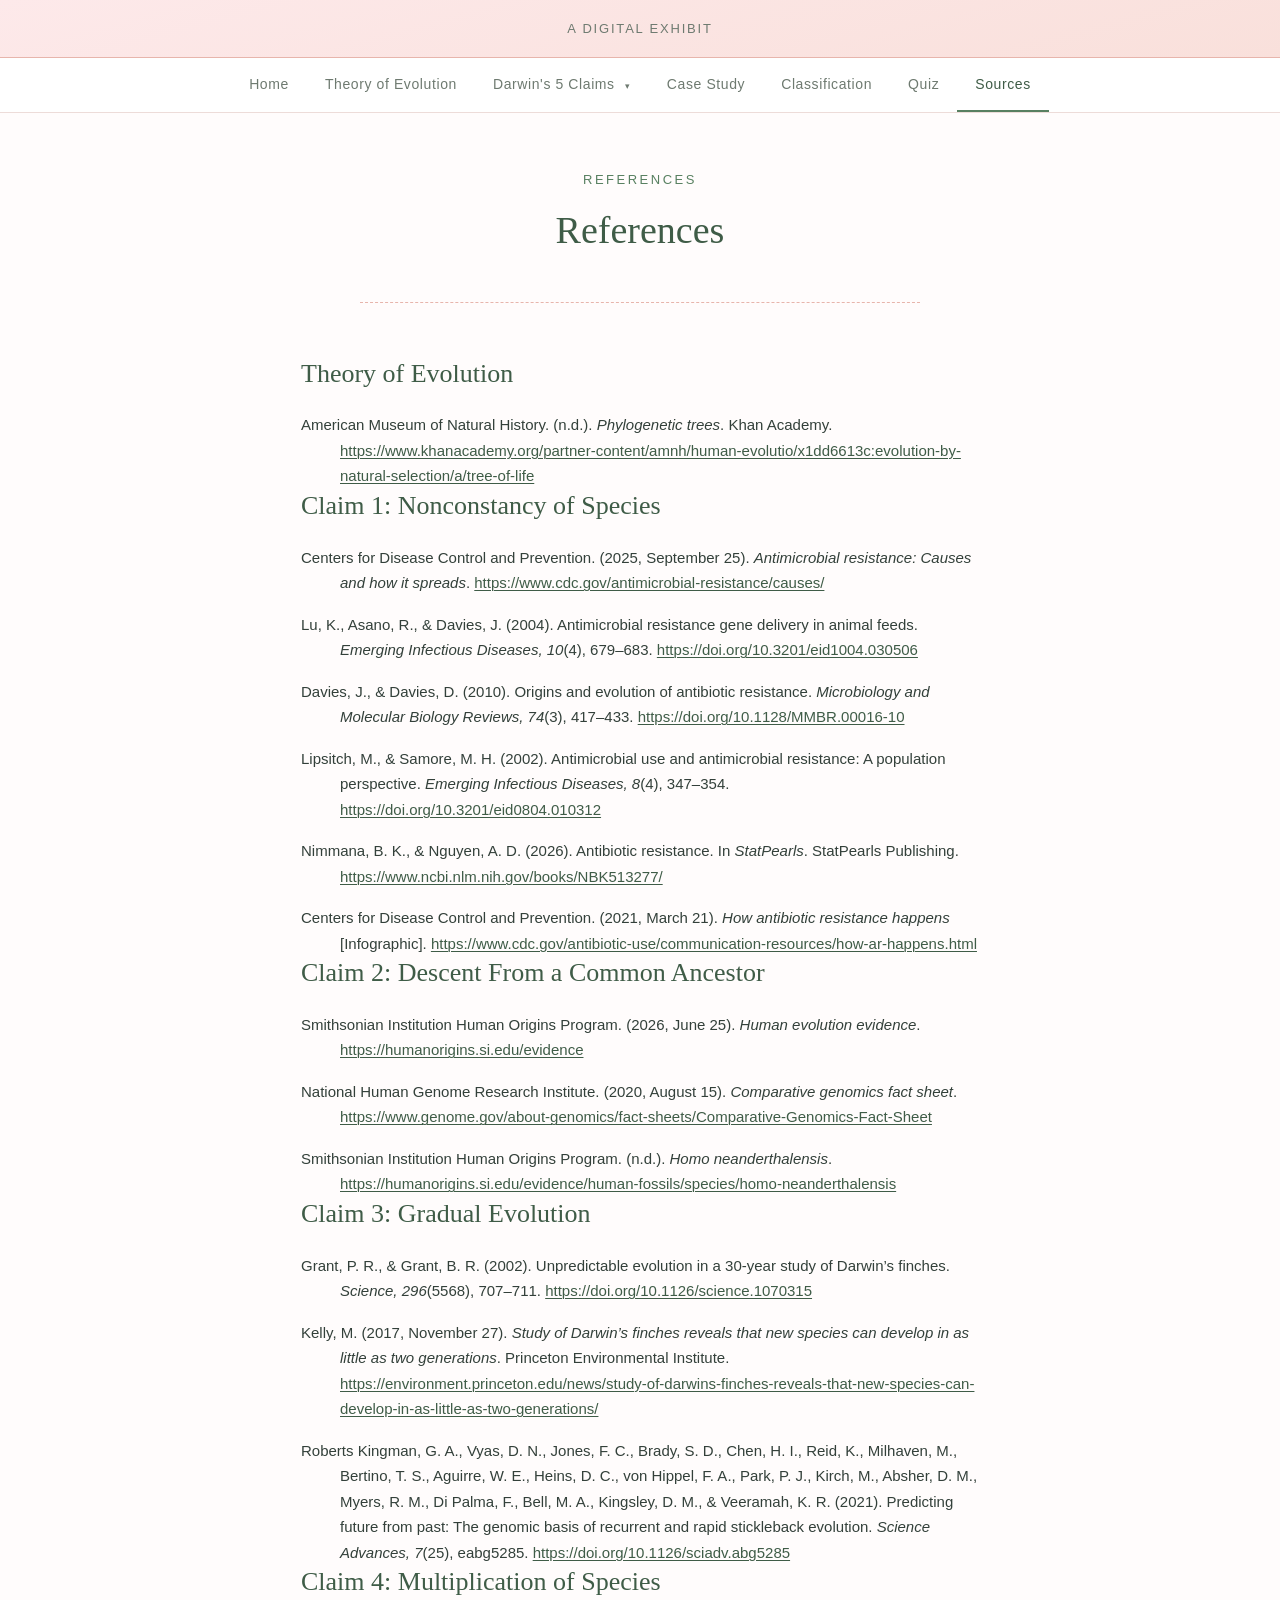
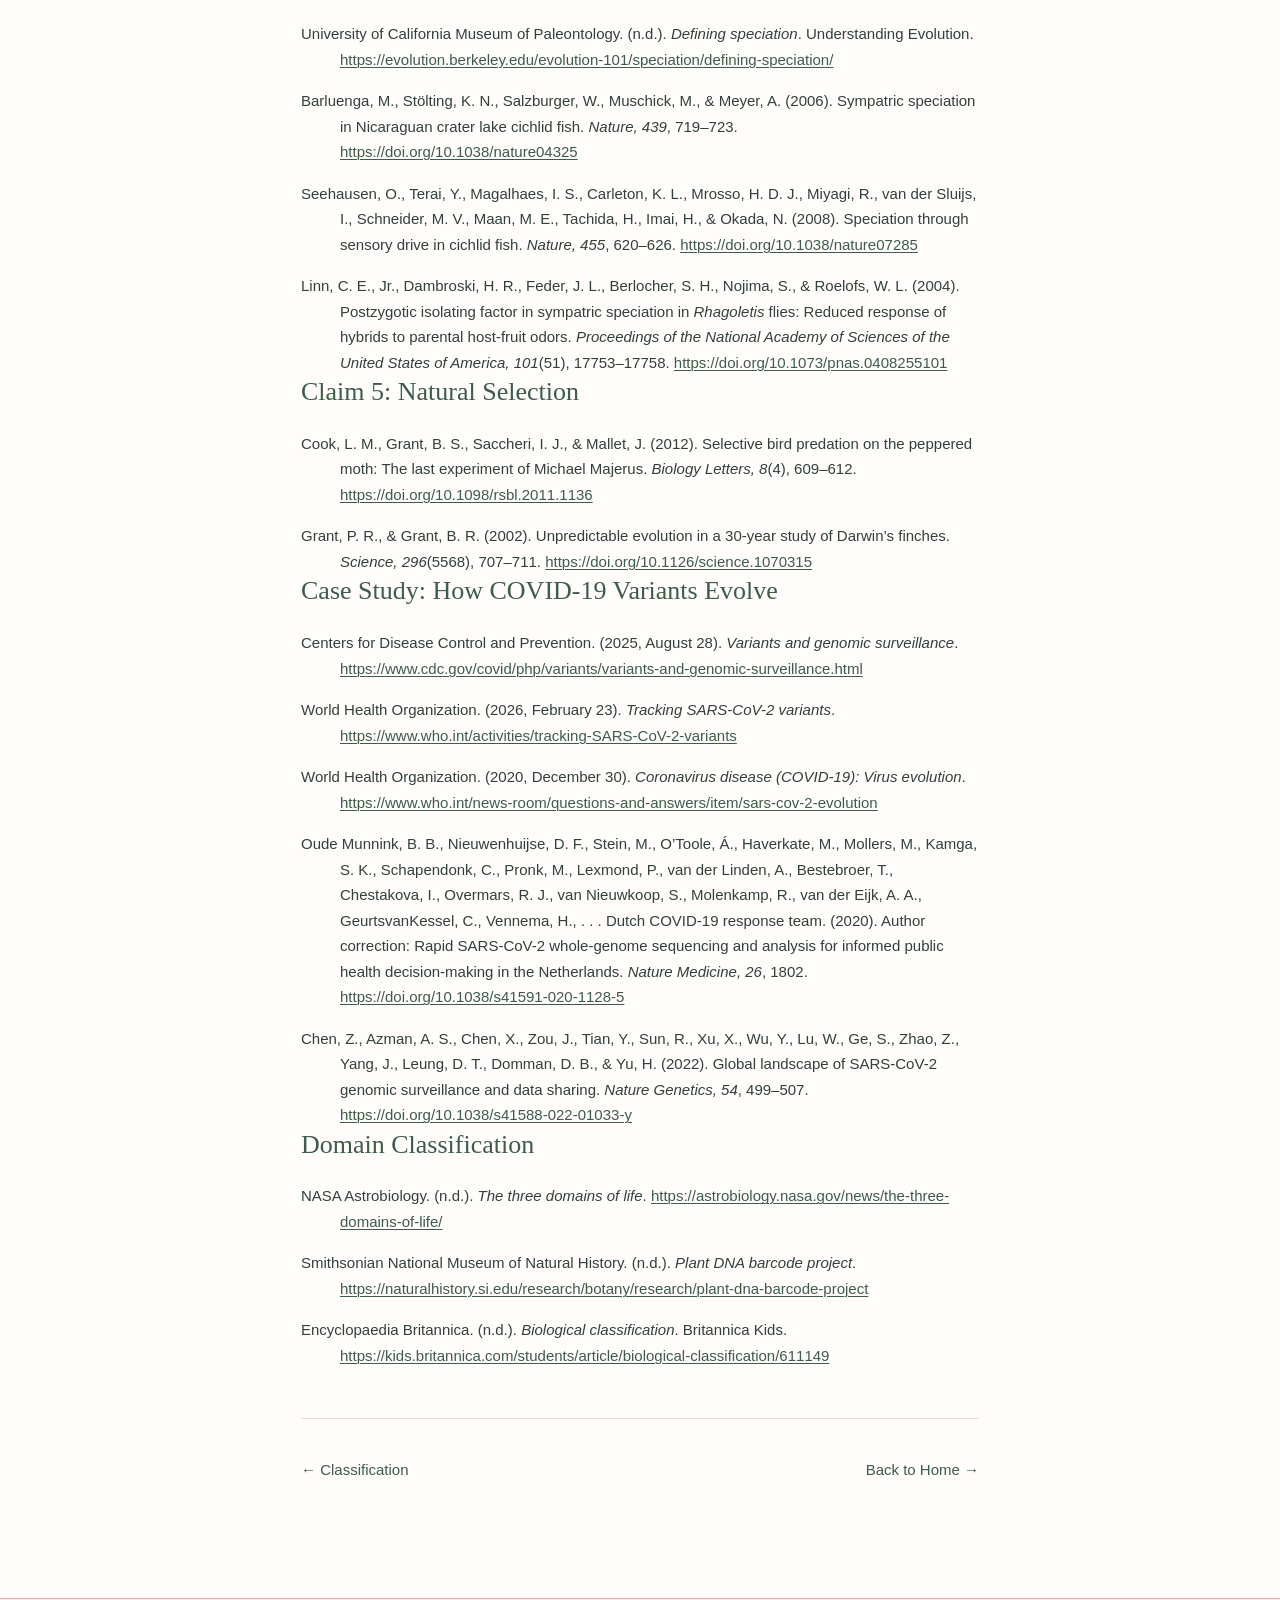
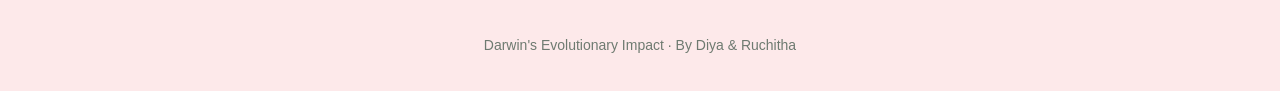
<file: sources.html>
<!DOCTYPE html>
<html lang="en">
<head>
<meta charset="utf-8">
<meta name="viewport" content="width=device-width, initial-scale=1">
<title>Sources &mdash; Darwin's Five Claims</title>
<link rel="stylesheet" href="style.css">
</head>
<body>

<header class="site-head">
  <p class="tagline">A Digital Exhibit</p>
</header>

<nav>
  <ul>
    <li><a href="index.html">Home</a></li>
    <li><a href="theory-of-evolution.html">Theory of Evolution</a></li>
    <li class="has-drop">
      <a href="claims.html">Darwin's 5 Claims <span class="caret">&#9662;</span></a>
      <ul class="drop">
        <li><a href="claim-1.html">1 &middot; Nonconstancy of Species</a></li>
        <li><a href="claim-2.html">2 &middot; Descent From a Common Ancestor</a></li>
        <li><a href="claim-3.html">3 &middot; Gradual Evolution</a></li>
        <li><a href="claim-4.html">4 &middot; Multiplication of Species</a></li>
        <li><a href="claim-5.html">5 &middot; Natural Selection</a></li>
      </ul>
    </li>
    <li><a href="case-study.html">Case Study</a></li>
    <li><a href="classification.html">Classification</a></li>
    <li><a href="quiz.html">Quiz</a></li>
    <li><a href="sources.html" class="current">Sources</a></li>
  </ul>
</nav>

<div class="page-head">
  <div class="container">
    <p class="eyebrow">References</p>
    <h1>References</h1>
    <p class="lead"></p>
  </div>
</div>

<main>
  <div class="container">
    <div class="block">

      <h2>Theory of Evolution</h2>
      <ul class="references">
        <li>American Museum of Natural History. (n.d.). <em>Phylogenetic trees</em>. Khan Academy. <a href="https://www.khanacademy.org/partner-content/amnh/human-evolutio/x1dd6613c:evolution-by-natural-selection/a/tree-of-life">https://www.khanacademy.org/partner-content/amnh/human-evolutio/x1dd6613c:evolution-by-natural-selection/a/tree-of-life</a></li>
      </ul>

      <h2>Claim 1: Nonconstancy of Species</h2>
      <ul class="references">
        <li>Centers for Disease Control and Prevention. (2025, September 25). <em>Antimicrobial resistance: Causes and how it spreads</em>. <a href="https://www.cdc.gov/antimicrobial-resistance/causes/">https://www.cdc.gov/antimicrobial-resistance/causes/</a></li>
        <li>Lu, K., Asano, R., &amp; Davies, J. (2004). Antimicrobial resistance gene delivery in animal feeds. <em>Emerging Infectious Diseases, 10</em>(4), 679&ndash;683. <a href="https://doi.org/10.3201/eid1004.030506">https://doi.org/10.3201/eid1004.030506</a></li>
        <li>Davies, J., &amp; Davies, D. (2010). Origins and evolution of antibiotic resistance. <em>Microbiology and Molecular Biology Reviews, 74</em>(3), 417&ndash;433. <a href="https://doi.org/10.1128/MMBR.00016-10">https://doi.org/10.1128/MMBR.00016-10</a></li>
        <li>Lipsitch, M., &amp; Samore, M. H. (2002). Antimicrobial use and antimicrobial resistance: A population perspective. <em>Emerging Infectious Diseases, 8</em>(4), 347&ndash;354. <a href="https://doi.org/10.3201/eid0804.010312">https://doi.org/10.3201/eid0804.010312</a></li>
        <li>Nimmana, B. K., &amp; Nguyen, A. D. (2026). Antibiotic resistance. In <em>StatPearls</em>. StatPearls Publishing. <a href="https://www.ncbi.nlm.nih.gov/books/NBK513277/">https://www.ncbi.nlm.nih.gov/books/NBK513277/</a></li>
        <li>Centers for Disease Control and Prevention. (2021, March 21). <em>How antibiotic resistance happens</em> [Infographic]. <a href="https://www.cdc.gov/antibiotic-use/communication-resources/how-ar-happens.html">https://www.cdc.gov/antibiotic-use/communication-resources/how-ar-happens.html</a></li>
      </ul>

      <h2>Claim 2: Descent From a Common Ancestor</h2>
      <ul class="references">
        <li>Smithsonian Institution Human Origins Program. (2026, June 25). <em>Human evolution evidence</em>. <a href="https://humanorigins.si.edu/evidence">https://humanorigins.si.edu/evidence</a></li>
        <li>National Human Genome Research Institute. (2020, August 15). <em>Comparative genomics fact sheet</em>. <a href="https://www.genome.gov/about-genomics/fact-sheets/Comparative-Genomics-Fact-Sheet">https://www.genome.gov/about-genomics/fact-sheets/Comparative-Genomics-Fact-Sheet</a></li>
        <li>Smithsonian Institution Human Origins Program. (n.d.). <em>Homo neanderthalensis</em>. <a href="https://humanorigins.si.edu/evidence/human-fossils/species/homo-neanderthalensis">https://humanorigins.si.edu/evidence/human-fossils/species/homo-neanderthalensis</a></li>
      </ul>

      <h2>Claim 3: Gradual Evolution</h2>
      <ul class="references">
        <li>Grant, P. R., &amp; Grant, B. R. (2002). Unpredictable evolution in a 30-year study of Darwin&rsquo;s finches. <em>Science, 296</em>(5568), 707&ndash;711. <a href="https://doi.org/10.1126/science.1070315">https://doi.org/10.1126/science.1070315</a></li>
        <li>Kelly, M. (2017, November 27). <em>Study of Darwin&rsquo;s finches reveals that new species can develop in as little as two generations</em>. Princeton Environmental Institute. <a href="https://environment.princeton.edu/news/study-of-darwins-finches-reveals-that-new-species-can-develop-in-as-little-as-two-generations/">https://environment.princeton.edu/news/study-of-darwins-finches-reveals-that-new-species-can-develop-in-as-little-as-two-generations/</a></li>
        <li>Roberts Kingman, G. A., Vyas, D. N., Jones, F. C., Brady, S. D., Chen, H. I., Reid, K., Milhaven, M., Bertino, T. S., Aguirre, W. E., Heins, D. C., von Hippel, F. A., Park, P. J., Kirch, M., Absher, D. M., Myers, R. M., Di Palma, F., Bell, M. A., Kingsley, D. M., &amp; Veeramah, K. R. (2021). Predicting future from past: The genomic basis of recurrent and rapid stickleback evolution. <em>Science Advances, 7</em>(25), eabg5285. <a href="https://doi.org/10.1126/sciadv.abg5285">https://doi.org/10.1126/sciadv.abg5285</a></li>
      </ul>

      <h2>Claim 4: Multiplication of Species</h2>
      <ul class="references">
        <li>University of California Museum of Paleontology. (n.d.). <em>Defining speciation</em>. Understanding Evolution. <a href="https://evolution.berkeley.edu/evolution-101/speciation/defining-speciation/">https://evolution.berkeley.edu/evolution-101/speciation/defining-speciation/</a></li>
        <li>Barluenga, M., St&ouml;lting, K. N., Salzburger, W., Muschick, M., &amp; Meyer, A. (2006). Sympatric speciation in Nicaraguan crater lake cichlid fish. <em>Nature, 439</em>, 719&ndash;723. <a href="https://doi.org/10.1038/nature04325">https://doi.org/10.1038/nature04325</a></li>
        <li>Seehausen, O., Terai, Y., Magalhaes, I. S., Carleton, K. L., Mrosso, H. D. J., Miyagi, R., van der Sluijs, I., Schneider, M. V., Maan, M. E., Tachida, H., Imai, H., &amp; Okada, N. (2008). Speciation through sensory drive in cichlid fish. <em>Nature, 455</em>, 620&ndash;626. <a href="https://doi.org/10.1038/nature07285">https://doi.org/10.1038/nature07285</a></li>
        <li>Linn, C. E., Jr., Dambroski, H. R., Feder, J. L., Berlocher, S. H., Nojima, S., &amp; Roelofs, W. L. (2004). Postzygotic isolating factor in sympatric speciation in <em>Rhagoletis</em> flies: Reduced response of hybrids to parental host-fruit odors. <em>Proceedings of the National Academy of Sciences of the United States of America, 101</em>(51), 17753&ndash;17758. <a href="https://doi.org/10.1073/pnas.0408255101">https://doi.org/10.1073/pnas.0408255101</a></li>
      </ul>

      <h2>Claim 5: Natural Selection</h2>
      <ul class="references">
        <li>Cook, L. M., Grant, B. S., Saccheri, I. J., &amp; Mallet, J. (2012). Selective bird predation on the peppered moth: The last experiment of Michael Majerus. <em>Biology Letters, 8</em>(4), 609&ndash;612. <a href="https://doi.org/10.1098/rsbl.2011.1136">https://doi.org/10.1098/rsbl.2011.1136</a></li>
        <li>Grant, P. R., &amp; Grant, B. R. (2002). Unpredictable evolution in a 30-year study of Darwin&rsquo;s finches. <em>Science, 296</em>(5568), 707&ndash;711. <a href="https://doi.org/10.1126/science.1070315">https://doi.org/10.1126/science.1070315</a></li>
      </ul>

      <h2>Case Study: How COVID-19 Variants Evolve</h2>
      <ul class="references">
        <li>Centers for Disease Control and Prevention. (2025, August 28). <em>Variants and genomic surveillance</em>. <a href="https://www.cdc.gov/covid/php/variants/variants-and-genomic-surveillance.html">https://www.cdc.gov/covid/php/variants/variants-and-genomic-surveillance.html</a></li>
        <li>World Health Organization. (2026, February 23). <em>Tracking SARS-CoV-2 variants</em>. <a href="https://www.who.int/activities/tracking-SARS-CoV-2-variants">https://www.who.int/activities/tracking-SARS-CoV-2-variants</a></li>
        <li>World Health Organization. (2020, December 30). <em>Coronavirus disease (COVID-19): Virus evolution</em>. <a href="https://www.who.int/news-room/questions-and-answers/item/sars-cov-2-evolution">https://www.who.int/news-room/questions-and-answers/item/sars-cov-2-evolution</a></li>
        <li>Oude Munnink, B. B., Nieuwenhuijse, D. F., Stein, M., O&rsquo;Toole, &Aacute;., Haverkate, M., Mollers, M., Kamga, S. K., Schapendonk, C., Pronk, M., Lexmond, P., van der Linden, A., Bestebroer, T., Chestakova, I., Overmars, R. J., van Nieuwkoop, S., Molenkamp, R., van der Eijk, A. A., GeurtsvanKessel, C., Vennema, H., . . . Dutch COVID-19 response team. (2020). Author correction: Rapid SARS-CoV-2 whole-genome sequencing and analysis for informed public health decision-making in the Netherlands. <em>Nature Medicine, 26</em>, 1802. <a href="https://doi.org/10.1038/s41591-020-1128-5">https://doi.org/10.1038/s41591-020-1128-5</a></li>
        <li>Chen, Z., Azman, A. S., Chen, X., Zou, J., Tian, Y., Sun, R., Xu, X., Wu, Y., Lu, W., Ge, S., Zhao, Z., Yang, J., Leung, D. T., Domman, D. B., &amp; Yu, H. (2022). Global landscape of SARS-CoV-2 genomic surveillance and data sharing. <em>Nature Genetics, 54</em>, 499&ndash;507. <a href="https://doi.org/10.1038/s41588-022-01033-y">https://doi.org/10.1038/s41588-022-01033-y</a></li>
      </ul>

      <h2>Domain Classification</h2>
      <ul class="references">
        <li>NASA Astrobiology. (n.d.). <em>The three domains of life</em>. <a href="https://astrobiology.nasa.gov/news/the-three-domains-of-life/">https://astrobiology.nasa.gov/news/the-three-domains-of-life/</a></li>
        <li>Smithsonian National Museum of Natural History. (n.d.). <em>Plant DNA barcode project</em>. <a href="https://naturalhistory.si.edu/research/botany/research/plant-dna-barcode-project">https://naturalhistory.si.edu/research/botany/research/plant-dna-barcode-project</a></li>
        <li>Encyclopaedia Britannica. (n.d.). <em>Biological classification</em>. Britannica Kids. <a href="https://kids.britannica.com/students/article/biological-classification/611149">https://kids.britannica.com/students/article/biological-classification/611149</a></li>
      </ul>

      <div class="flip">
        <a href="classification.html">&larr; Classification</a>
        <span class="spacer"></span>
        <a href="index.html">Back to Home &rarr;</a>
      </div>

    </div>
  </div>
</main>

<footer>
  <div class="container">
    <p>Darwin's Evolutionary Impact &middot; By Diya &amp; Ruchitha</p>
  </div>
</footer>

<script src="nav.js"></script>

</body>
</html>
</file>
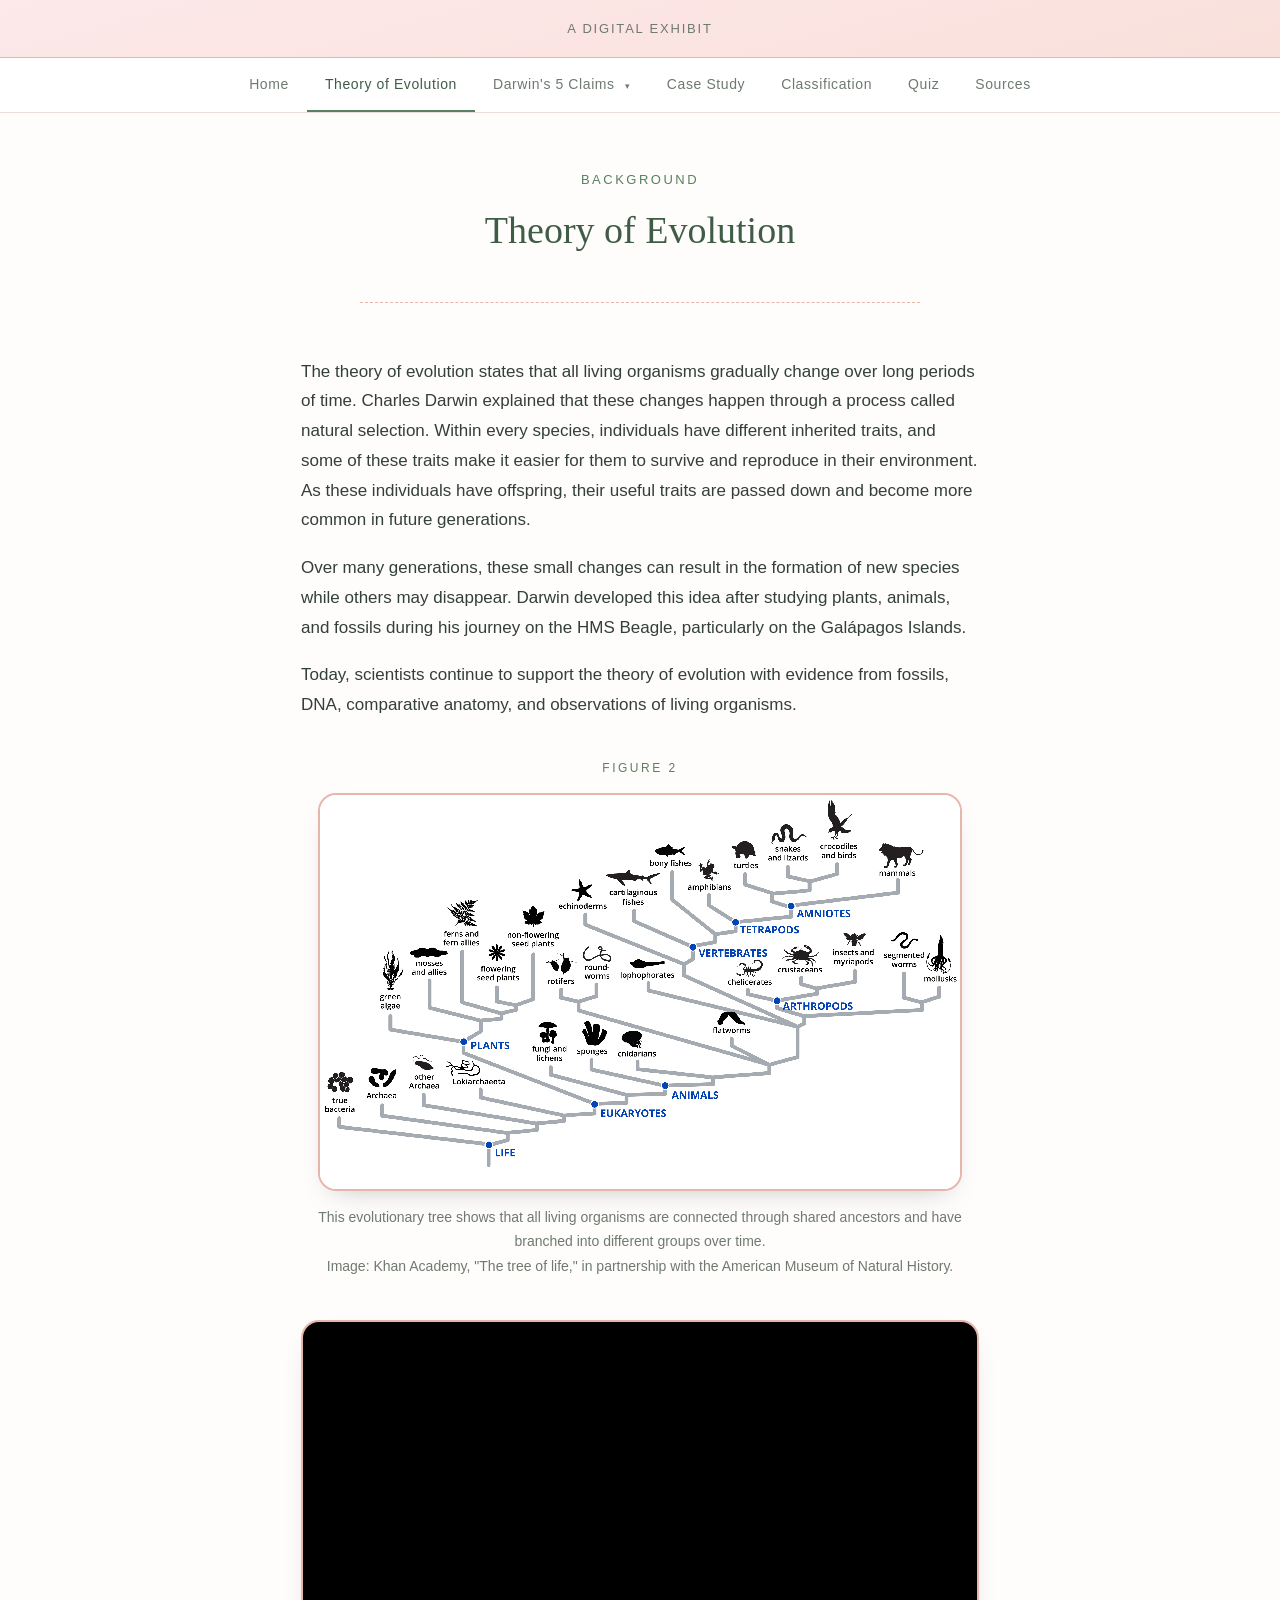
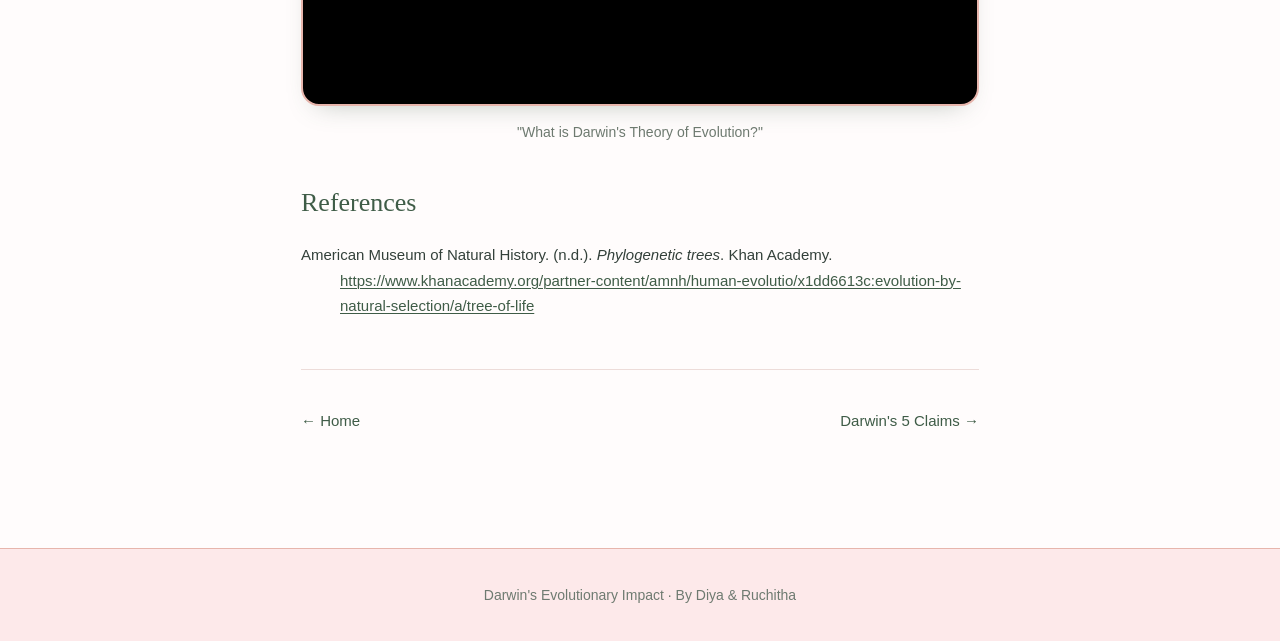
<file: theory-of-evolution.html>
<!DOCTYPE html>
<html lang="en">
<head>
<meta charset="utf-8">
<meta name="viewport" content="width=device-width, initial-scale=1">
<title>Theory of Evolution &mdash; Darwin's Five Claims</title>
<link rel="stylesheet" href="style.css">
</head>
<body>

<header class="site-head">
  <p class="tagline">A Digital Exhibit</p>
</header>

<nav>
  <ul>
    <li><a href="index.html">Home</a></li>
    <li><a href="theory-of-evolution.html" class="current">Theory of Evolution</a></li>
    <li class="has-drop">
      <a href="claims.html">Darwin's 5 Claims <span class="caret">&#9662;</span></a>
      <ul class="drop">
        <li><a href="claim-1.html">1 &middot; Nonconstancy of Species</a></li>
        <li><a href="claim-2.html">2 &middot; Descent From a Common Ancestor</a></li>
        <li><a href="claim-3.html">3 &middot; Gradual Evolution</a></li>
        <li><a href="claim-4.html">4 &middot; Multiplication of Species</a></li>
        <li><a href="claim-5.html">5 &middot; Natural Selection</a></li>
      </ul>
    </li>
    <li><a href="case-study.html">Case Study</a></li>
    <li><a href="classification.html">Classification</a></li>
    <li><a href="quiz.html">Quiz</a></li>
    <li><a href="sources.html">Sources</a></li>
  </ul>
</nav>

<div class="page-head">
  <div class="container">
    <p class="eyebrow">Background</p>
    <h1>Theory of Evolution</h1>
    <p class="lead"></p>
  </div>
</div>

<main>
  <div class="container">
    <div class="block">

      <p>The theory of evolution states that all living organisms gradually change over long
      periods of time. Charles Darwin explained that these changes happen through a process
      called natural selection. Within every species, individuals have different inherited
      traits, and some of these traits make it easier for them to survive and reproduce in their
      environment. As these individuals have offspring, their useful traits are passed down and
      become more common in future generations.</p>

      <p>Over many generations, these small changes can result in the formation of new species
      while others may disappear. Darwin developed this idea after studying plants, animals, and
      fossils during his journey on the HMS Beagle, particularly on the Gal&aacute;pagos
      Islands.</p>

      <p>Today, scientists continue to support the theory of evolution with evidence from
      fossils, DNA, comparative anatomy, and observations of living organisms.</p>

      <figure class="figure-wide natural">
        <p class="fig-label">Figure 2</p>
        <img src="[data-uri]"
             alt="Branching evolutionary tree diagram starting at Life, splitting into true bacteria, Archaea and Eukaryotes, then into plants, fungi and animals, and continuing out to vertebrates, arthropods, tetrapods, amniotes and mammals">
        <figcaption>This evolutionary tree shows that all living organisms are connected
        through shared ancestors and have branched into different groups over time.<br>
        Image: Khan Academy, "The tree of life," in partnership with the American Museum of
        Natural History.</figcaption>
      </figure>

      <figure class="video">
        <div class="frame">
          <iframe src="https://www.youtube.com/embed/w56u2gv8XLs"
                  title="What is Darwin's Theory of Evolution?"
                  allow="accelerometer; autoplay; clipboard-write; encrypted-media; gyroscope; picture-in-picture; web-share"
                  referrerpolicy="strict-origin-when-cross-origin"
                  loading="lazy"
                  allowfullscreen></iframe>
        </div>
        <figcaption>"What is Darwin's Theory of Evolution?"</figcaption>
      </figure>

      <h2>References</h2>
      <ul class="references">
        <li>American Museum of Natural History. (n.d.). <em>Phylogenetic trees</em>. Khan Academy. <a href="https://www.khanacademy.org/partner-content/amnh/human-evolutio/x1dd6613c:evolution-by-natural-selection/a/tree-of-life">https://www.khanacademy.org/partner-content/amnh/human-evolutio/x1dd6613c:evolution-by-natural-selection/a/tree-of-life</a></li>
      </ul>

      <div class="flip">
        <a href="index.html">&larr; Home</a>
        <span class="spacer"></span>
        <a href="claims.html">Darwin's 5 Claims &rarr;</a>
      </div>

    </div>
  </div>
</main>

<footer>
  <div class="container">
    <p>Darwin's Evolutionary Impact &middot; By Diya &amp; Ruchitha</p>
  </div>
</footer>

<script src="nav.js"></script>

</body>
</html>
</file>
<file: style.css>
/* ===========================================
   Darwin's Five Claims — shared stylesheet

   Palette: Different Green And Pink
   #588061  deep sage green
   #869F77  soft olive green
   #FDE9EA  palest pink
   #F9E0DB  warm blush
   #E7B5AC  dusty rose
   =========================================== */

:root{
  /* palette */
  --green:#588061;
  --green-soft:#869F77;
  --pink-pale:#FDE9EA;
  --pink-warm:#F9E0DB;
  --rose:#E7B5AC;

  /* derived tones for small text and contrast */
  --green-ink:#3F5C47;
  --bg:#fffcfc;
  --text:#33403a;
  --soft:#6e7a70;
  --line:#eddcd9;
}

*{box-sizing:border-box}

html{scroll-behavior:smooth}

body{
  margin:0;
  background:var(--bg);
  color:var(--text);
  font-family:"Segoe UI","Trebuchet MS",Candara,sans-serif;
  font-size:17px;
  line-height:1.75;
}

h1,h2,h3,h4{
  font-family:Georgia,"Times New Roman",serif;
  font-weight:normal;
  margin:0;
  line-height:1.3;
}

p{margin:0}
img{max-width:100%; display:block}

a{color:var(--green-ink)}
a:hover{color:var(--green)}
a:focus-visible,button:focus-visible,summary:focus-visible{
  outline:2px solid var(--green);
  outline-offset:3px;
  border-radius:3px;
}

.container{max-width:730px; margin:0 auto; padding:0 26px}

/* ===== SITE HEADER ===== */
.site-head{
  background:linear-gradient(165deg,var(--pink-pale) 0%,var(--pink-warm) 100%);
  padding:18px 0 16px;
  text-align:center;
  border-bottom:1px solid var(--rose);
}
.site-head .tagline{
  margin:0;
  font-size:13px;
  color:var(--soft);
  letter-spacing:1.8px;
  text-transform:uppercase;
}

/* ===== NAVIGATION ===== */
nav{
  background:#fff;
  border-bottom:1px solid var(--line);
  position:sticky;
  top:0;
  z-index:30;
}
nav ul{
  list-style:none;
  margin:0 auto;
  padding:0;
  max-width:900px;
  display:flex;
  flex-wrap:wrap;
  justify-content:center;
}
nav a{
  display:block;
  padding:14px 18px;
  color:var(--soft);
  text-decoration:none;
  font-size:14px;
  letter-spacing:.6px;
  border-bottom:2px solid transparent;
}
nav a:hover{color:var(--green-ink); background:var(--pink-pale)}
nav a.current{color:var(--green-ink); border-bottom-color:var(--green)}

/* ===== NAV DROPDOWN ===== */
.has-drop{position:relative}
.caret{
  font-size:.65em;
  margin-left:6px;
  display:inline-block;
  transition:transform .16s ease;
}
nav .drop{
  position:absolute;
  top:100%;
  left:50%;
  transform:translateX(-50%);
  min-width:250px;
  max-width:none;
  margin:0;
  padding:6px 0;
  background:#fff;
  border:1px solid var(--line);
  border-top:2px solid var(--green);
  border-radius:0 0 8px 8px;
  box-shadow:0 10px 22px -10px rgba(63,92,71,.35);
  flex-direction:column;
  flex-wrap:nowrap;
  justify-content:flex-start;
  display:none;
  z-index:40;
}
.has-drop:hover > .drop,
.has-drop:focus-within > .drop,
.has-drop.open > .drop{display:flex}
.has-drop:hover .caret,
.has-drop:focus-within .caret,
.has-drop.open .caret{transform:rotate(180deg)}

nav .drop li{width:100%}
nav .drop a{
  display:block;
  width:100%;
  padding:10px 20px;
  text-align:left;
  white-space:nowrap;
  font-size:13.5px;
  border-bottom:none;
}
nav .drop a:hover{background:var(--pink-pale); color:var(--green-ink)}
nav .drop a.current{
  background:var(--pink-pale);
  color:var(--green-ink);
  border-bottom:none;
  font-weight:600;
}

/* ===== PAGE INTRO ===== */
.page-head{padding:56px 0 10px; text-align:center}
.page-head .eyebrow{
  font-size:13px;
  letter-spacing:2.5px;
  text-transform:uppercase;
  color:var(--green);
  margin-bottom:14px;
}
.page-head h1{font-size:38px; color:var(--green-ink)}
.page-head .lead{
  margin:20px auto 0;
  max-width:560px;
  color:var(--soft);
  font-size:17px;
}

/* ===== SECTIONS ===== */
main{padding-bottom:70px}
.block{padding:44px 0}
.block h2{
  font-size:26px;
  color:var(--green-ink);
  margin-bottom:18px;
}
.block h3{
  font-size:21px;
  color:var(--green-ink);
  margin:38px 0 14px;
}
.block p + p{margin-top:18px}

.rule{
  border:0;
  border-top:1px solid var(--line);
  margin:0;
}

/* ===== QUESTION CALLOUT ===== */
.question{
  background:var(--pink-warm);
  border-left:3px solid var(--rose);
  padding:20px 24px;
  margin:34px 0;
  font-size:17px;
}
.question p.hierarchy{
  text-align:center;
  font-size:16px;
  line-height:2;
  color:var(--plum, var(--green-ink));
}
.question span{
  display:block;
  font-size:12px;
  letter-spacing:2px;
  text-transform:uppercase;
  color:#a06a5f;
  margin-bottom:6px;
}

/* ===== EVIDENCE ===== */
.evidence{
  background:var(--pink-pale);
  border:1px solid var(--line);
  border-radius:8px;
  padding:32px 34px;
  margin:34px 0;
}
.evidence .num{
  font-size:12px;
  letter-spacing:2.5px;
  text-transform:uppercase;
  color:var(--green);
  display:block;
  margin-bottom:10px;
}
.evidence h3{
  font-size:22px;
  color:var(--green-ink);
  margin:0 0 18px;
}
.evidence ul{margin:0; padding-left:22px}
.evidence li{margin-bottom:14px}
.evidence li:last-child{margin-bottom:0}
.evidence li::marker{color:var(--green-soft)}

.why{
  margin-top:26px;
  padding:20px 24px;
  background:#fff;
  border-left:3px solid var(--green-soft);
  border-radius:0 6px 6px 0;
  font-size:16px;
}
.why b{
  display:block;
  color:var(--green);
  font-size:12px;
  letter-spacing:2px;
  text-transform:uppercase;
  margin-bottom:8px;
  font-weight:600;
}
.source{
  margin-top:20px;
  font-size:13px;
  color:var(--soft);
  font-style:italic;
}

/* ===== CLAIM INDEX CARDS ===== */
.claim-list{
  list-style:none;
  margin:44px 0 0;
  padding:0;
  display:flex;
  flex-direction:column;
  gap:20px;
}
.claim-list a{
  display:block;
  background:var(--pink-pale);
  border:1px solid var(--line);
  border-left:4px solid var(--green-soft);
  border-radius:8px;
  padding:28px 32px;
  text-decoration:none;
  color:var(--text);
}
.claim-list a:hover{
  background:var(--pink-warm);
  border-left-color:var(--green);
}
.claim-list .n{
  font-size:12px;
  letter-spacing:2.5px;
  text-transform:uppercase;
  color:var(--green);
  display:block;
  margin-bottom:8px;
}
.claim-list h2{
  font-family:Georgia,serif;
  font-size:24px;
  color:var(--green-ink);
  margin:0 0 10px;
}
.claim-list p{font-size:16px; color:var(--soft)}
.claim-list .go{
  display:block;
  margin-top:14px;
  font-size:14px;
  color:var(--green);
  letter-spacing:.5px;
}

/* ===== TIMELINE ===== */
.timeline{list-style:none; margin:36px 0 0; padding:0}
.timeline li{
  padding:26px 0;
  border-bottom:1px solid var(--line);
}
.timeline li:first-child{border-top:1px solid var(--line)}
.timeline .year{
  display:block;
  font-family:Georgia,serif;
  font-size:20px;
  color:var(--green);
  margin-bottom:8px;
}
.timeline p{font-size:16px}

/* ===== CARDS GRID ===== */
.cards{
  display:flex;
  flex-wrap:wrap;
  gap:20px;
  margin-top:32px;
}
.card{
  flex:1 1 280px;
  background:var(--pink-pale);
  border:1px solid var(--line);
  border-top:4px solid var(--green-soft);
  border-radius:8px;
  padding:26px 28px;
}
.card h3{
  font-size:20px;
  color:var(--green-ink);
  margin:0 0 14px;
}
.card ul{margin:0; padding-left:20px; font-size:15px}
.card li{margin-bottom:9px}
.card li:last-child{margin-bottom:0}
.card li::marker{color:var(--green-soft)}

/* ===== DIAGRAM ===== */
.diagram{
  background:var(--pink-pale);
  border:1px solid var(--line);
  border-radius:8px;
  padding:34px 30px;
  margin:36px 0;
  text-align:center;
}
.diagram svg{max-width:100%; height:auto; margin:0 auto}
.diagram .caption{
  font-size:14px;
  color:var(--soft);
  margin-top:22px;
  text-align:left;
}

/* ===== EMBEDDED VIDEO ===== */
.video{
  margin:38px 0 42px;
}
.video .frame{
  position:relative;
  width:100%;
  padding-top:56.25%;        /* 16:9 */
  border-radius:18px;
  border:2px solid var(--rose);
  box-shadow:0 12px 28px -16px rgba(63,92,71,.4);
  overflow:hidden;
  background:#000;
}
.video .frame iframe{
  position:absolute;
  top:0; left:0;
  width:100%;
  height:100%;
  border:0;
}
.video figcaption{
  margin-top:14px;
  font-size:14px;
  color:var(--soft);
  text-align:center;
}

/* ===== NUMBERED STEPS ===== */
ol.steps{padding-left:24px; margin:26px 0 0}
ol.steps li{margin-bottom:20px}
ol.steps li::marker{color:var(--green)}
ol.steps strong{color:var(--green-ink)}

/* ===== DROPDOWN ===== */
details{
  background:var(--pink-warm);
  border-left:3px solid var(--green-soft);
  border-radius:0 8px 8px 0;
  padding:22px 26px;
  margin:34px 0;
}
summary{
  cursor:pointer;
  color:var(--green-ink);
  font-family:Georgia,serif;
  font-size:18px;
}
details p{margin-top:16px; font-size:16px}
details p + p{margin-top:14px}

/* ===== QUIZ ===== */
.quiz-item{margin-bottom:46px}
.quiz-item .prompt{
  font-family:Georgia,serif;
  font-size:20px;
  color:var(--green-ink);
  margin-bottom:18px;
}
.quiz-item button{
  display:block;
  width:100%;
  text-align:left;
  font-family:inherit;
  font-size:16px;
  line-height:1.6;
  color:var(--text);
  background:#fff;
  border:1px solid var(--line);
  border-radius:6px;
  padding:15px 20px;
  margin-bottom:10px;
  cursor:pointer;
}
.quiz-item button:hover{border-color:var(--green-soft); background:var(--pink-pale)}
.quiz-item button.correct{
  background:#eef3ec;
  border-color:var(--green);
  color:var(--green-ink);
}
.quiz-item button.incorrect{
  background:var(--pink-warm);
  border-color:var(--rose);
  color:#8a5a51;
}
.quiz-item .response{
  font-size:15px;
  color:var(--soft);
  margin-top:14px;
  min-height:20px;
}
.tally{
  margin-top:16px;
  padding:22px 26px;
  background:var(--pink-warm);
  border-left:3px solid var(--rose);
  font-size:16px;
}

/* ===== APA REFERENCES (hanging indent) ===== */
.references{
  list-style:none;
  margin:22px 0 0;
  padding:0;
}
.references li{
  padding-left:2.6em;
  text-indent:-2.6em;
  margin-bottom:16px;
  font-size:15px;
  line-height:1.7;
}
.references li:last-child{margin-bottom:0}
.references a{
  overflow-wrap:anywhere;
  word-break:break-word;
  text-decoration-thickness:1px;
  text-underline-offset:2px;
}

/* ===== SOURCES ===== */
ol.bibliography{padding-left:24px; margin-top:22px}
ol.bibliography li{margin-bottom:12px; font-size:14px; line-height:1.6}
ol.bibliography li::marker{color:var(--green-soft)}
ol.bibliography a{
  overflow-wrap:anywhere;
  word-break:break-word;
  text-decoration-thickness:1px;
  text-underline-offset:2px;
}

/* ===== PAGE FLIP LINKS ===== */
.flip{
  display:flex;
  justify-content:space-between;
  gap:20px;
  flex-wrap:wrap;
  padding:38px 0 0;
  border-top:1px solid var(--line);
  margin-top:50px;
  font-size:15px;
}
.flip a{text-decoration:none}
.flip a:hover{text-decoration:underline}
.flip .spacer{flex:1}

/* ===== FOOTER ===== */
footer{
  background:var(--pink-pale);
  border-top:1px solid var(--rose);
  padding:34px 0;
  text-align:center;
  font-size:14px;
  color:var(--soft);
}
footer a{color:var(--green-ink)}

/* ===== HOMEPAGE HERO TITLE ===== */
.hero{
  background:var(--pink-pale);
  border-bottom:1px solid var(--rose);
  padding:70px 0 62px;
  text-align:center;
}
.hero-title{
  font-family:Poppins,Montserrat,"Century Gothic","Segoe UI",Tahoma,sans-serif;
  font-weight:800;
  text-transform:uppercase;
  font-size:clamp(2.2rem,8.5vw,4.4rem);
  line-height:1.03;
  letter-spacing:-.01em;
  color:#131313;
  max-width:13ch;
  margin:0 auto;
  text-wrap:balance;
}
.byline{
  display:inline-block;
  margin-top:38px;
  padding:11px 28px;
  border:1.5px solid #131313;
  border-radius:999px;
  font-family:Poppins,Montserrat,"Segoe UI",sans-serif;
  font-weight:400;
  font-size:1rem;
  color:#131313;
}

@media (max-width:640px){
  .hero{padding:46px 0 42px}
  .byline{margin-top:28px; font-size:.92rem; padding:9px 22px}
}

/* ===== PORTRAIT ===== */
.portrait{
  margin:0 0 46px;
  text-align:center;
}
.fig-label{
  font-size:12px;
  letter-spacing:2.5px;
  text-transform:uppercase;
  color:var(--green);
  margin-bottom:14px;
}

/* ===== WIDE FIGURE (diagrams, infographics) ===== */
.figure-wide{
  margin:38px 0 42px;
  text-align:center;
}
.figure-wide img,
.figure-wide svg{
  display:block;
  width:100%;
  height:auto;
  background:#fff;
  border-radius:18px;
  border:2px solid var(--rose);
  box-shadow:0 12px 28px -16px rgba(63,92,71,.4);
}
/* small-source diagrams: show at native size, never upscale */
.figure-wide.natural img{
  width:auto;
  max-width:100%;
  margin-left:auto;
  margin-right:auto;
}
.figure-wide figcaption{
  margin-top:14px;
  font-size:14px;
  color:var(--soft);
  text-align:center;
}
.portrait img{
  width:100%;
  max-width:300px;
  height:auto;
  margin:0 auto;
  border-radius:18px;
  border:1px solid var(--line);
  box-shadow:0 12px 28px -14px rgba(63,92,71,.45);
}
.portrait figcaption{
  margin-top:14px;
  font-size:14px;
  color:var(--soft);
}

/* ===== EMPTY TEMPLATE FIELDS =====
   Blank spots keep their height and show a faint dashed line
   so the layout holds until you type into them. */
.evidence h3:empty,
.claim-list h2:empty,
.page-head h1:empty{
  min-height:1.3em;
  border-bottom:1px dashed var(--rose);
}
.evidence li:empty{
  min-height:1.5em;
  border-bottom:1px dashed var(--rose);
}
.evidence p:empty,
.why p:empty,
.question p:empty,
.claim-list p:empty,
.block > p:empty,
.lead:empty{
  min-height:1.6em;
  border-bottom:1px dashed var(--rose);
}
.block > p:empty{margin-top:14px}

/* claim cards get a tiny nudge on hover */
.claim-list a{transition:transform .18s ease, background .18s ease}
.claim-list a:hover{transform:translateX(4px)}

@media (prefers-reduced-motion:reduce){
  .claim-list a:hover{transform:none}
}

/* ===== MOBILE ===== */
@media (max-width:640px){
  body{font-size:16px}
  .page-head{padding-top:40px}
  .page-head h1{font-size:29px}
  .block h2{font-size:22px}
  .evidence{padding:24px 22px}
  nav a{padding:12px 14px; font-size:13px}
  .container{padding:0 20px}
}
</file>
